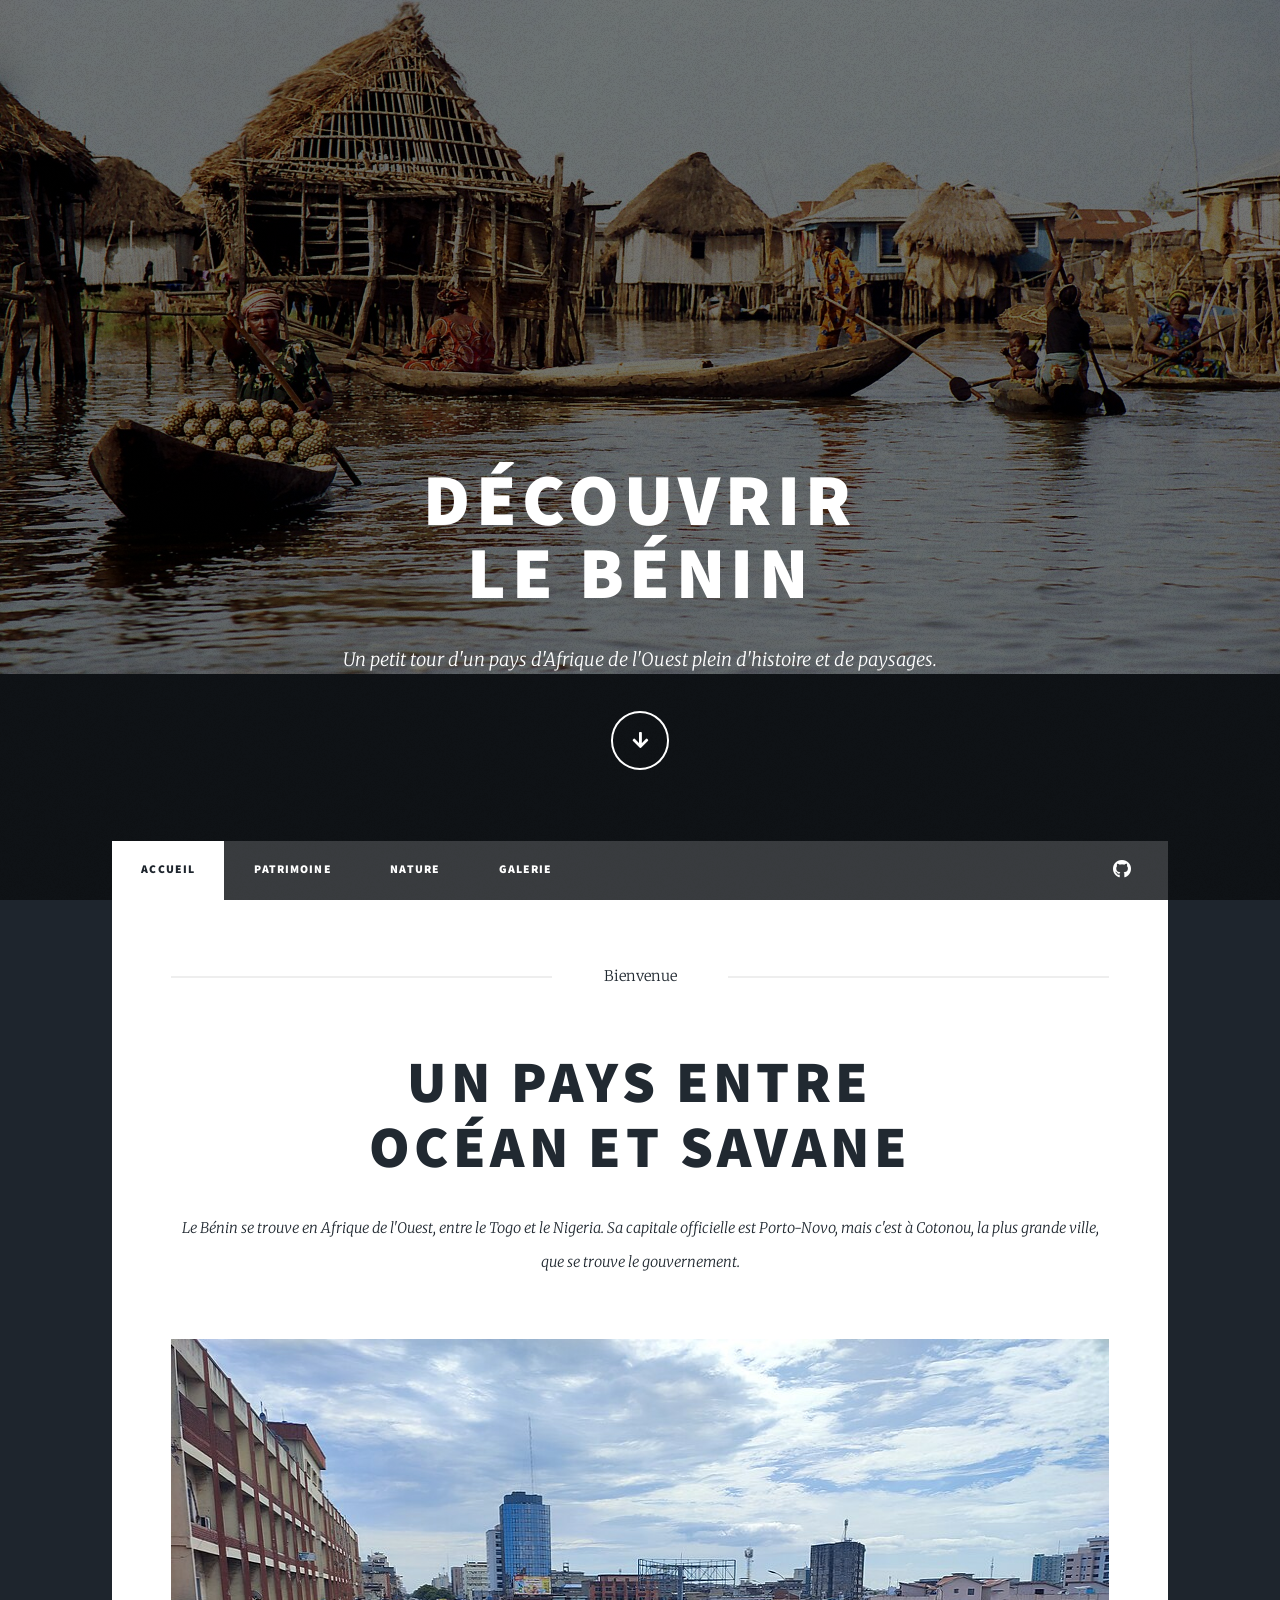
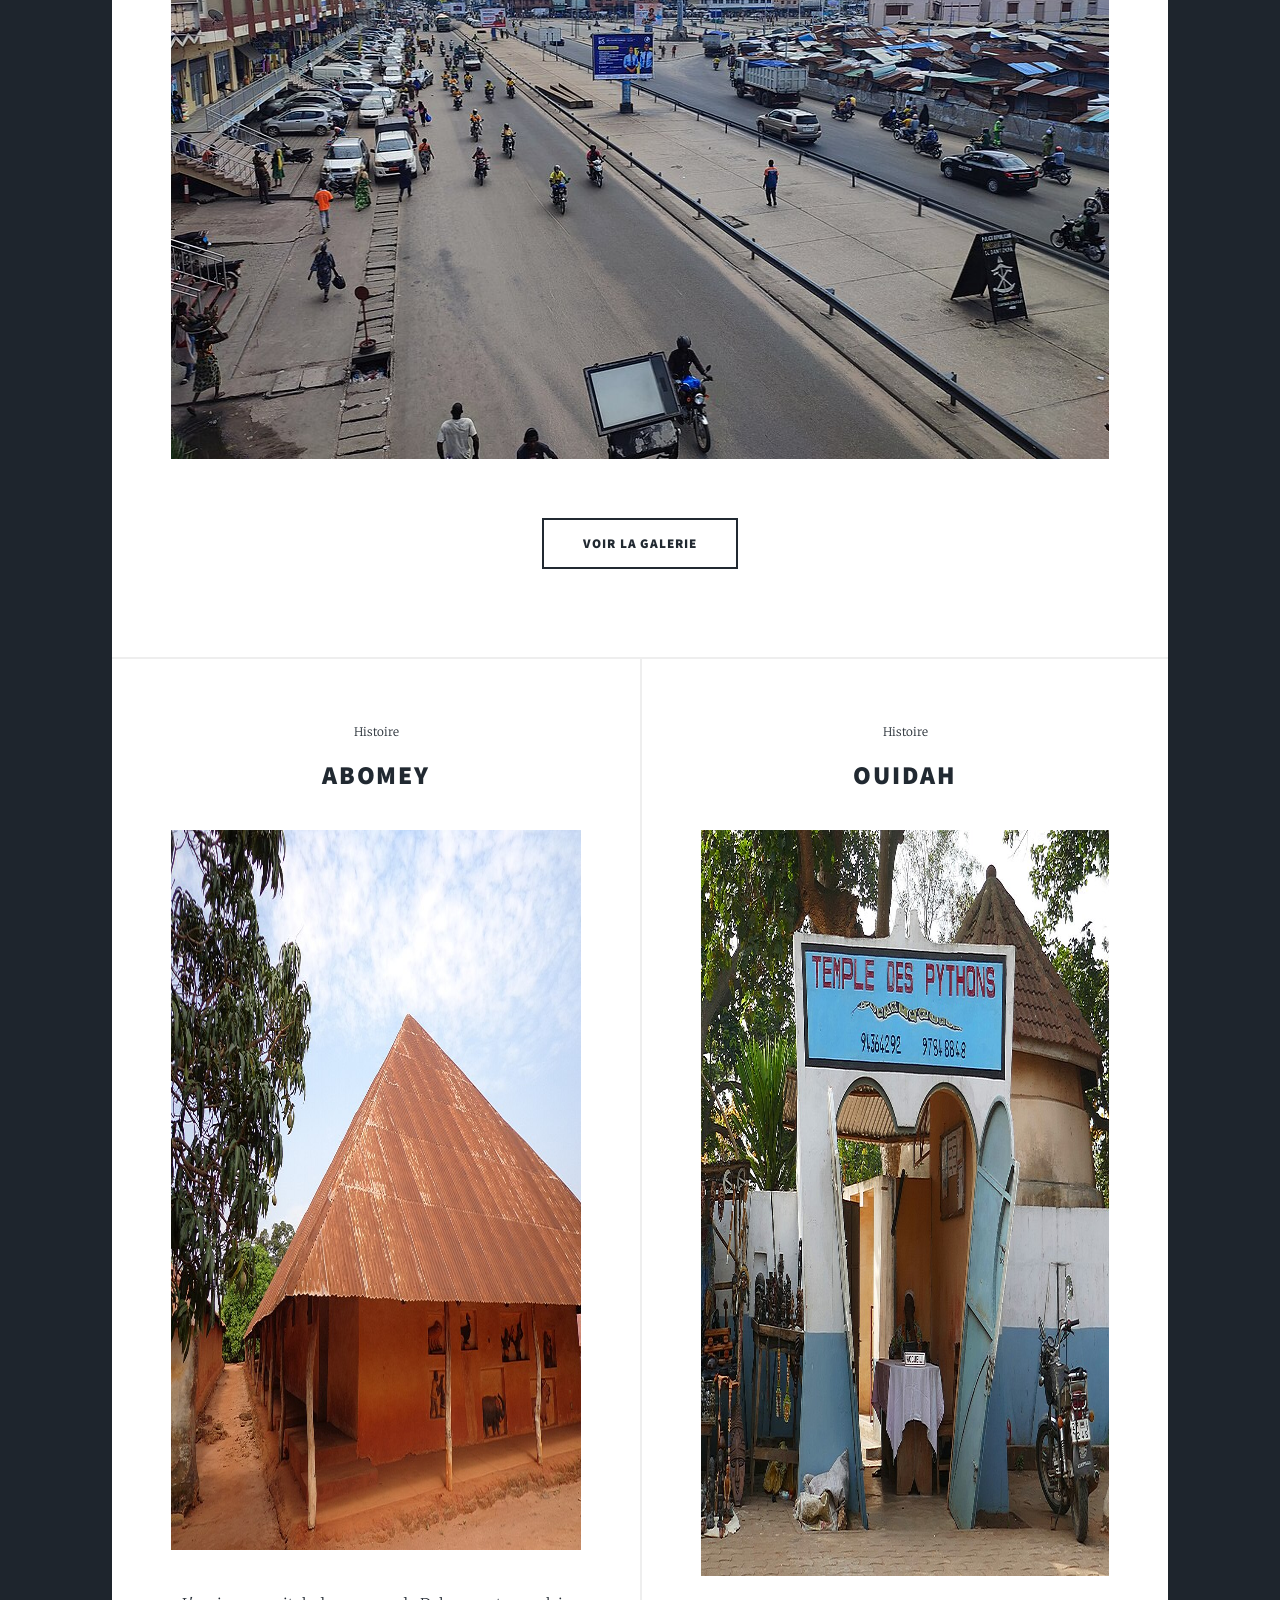
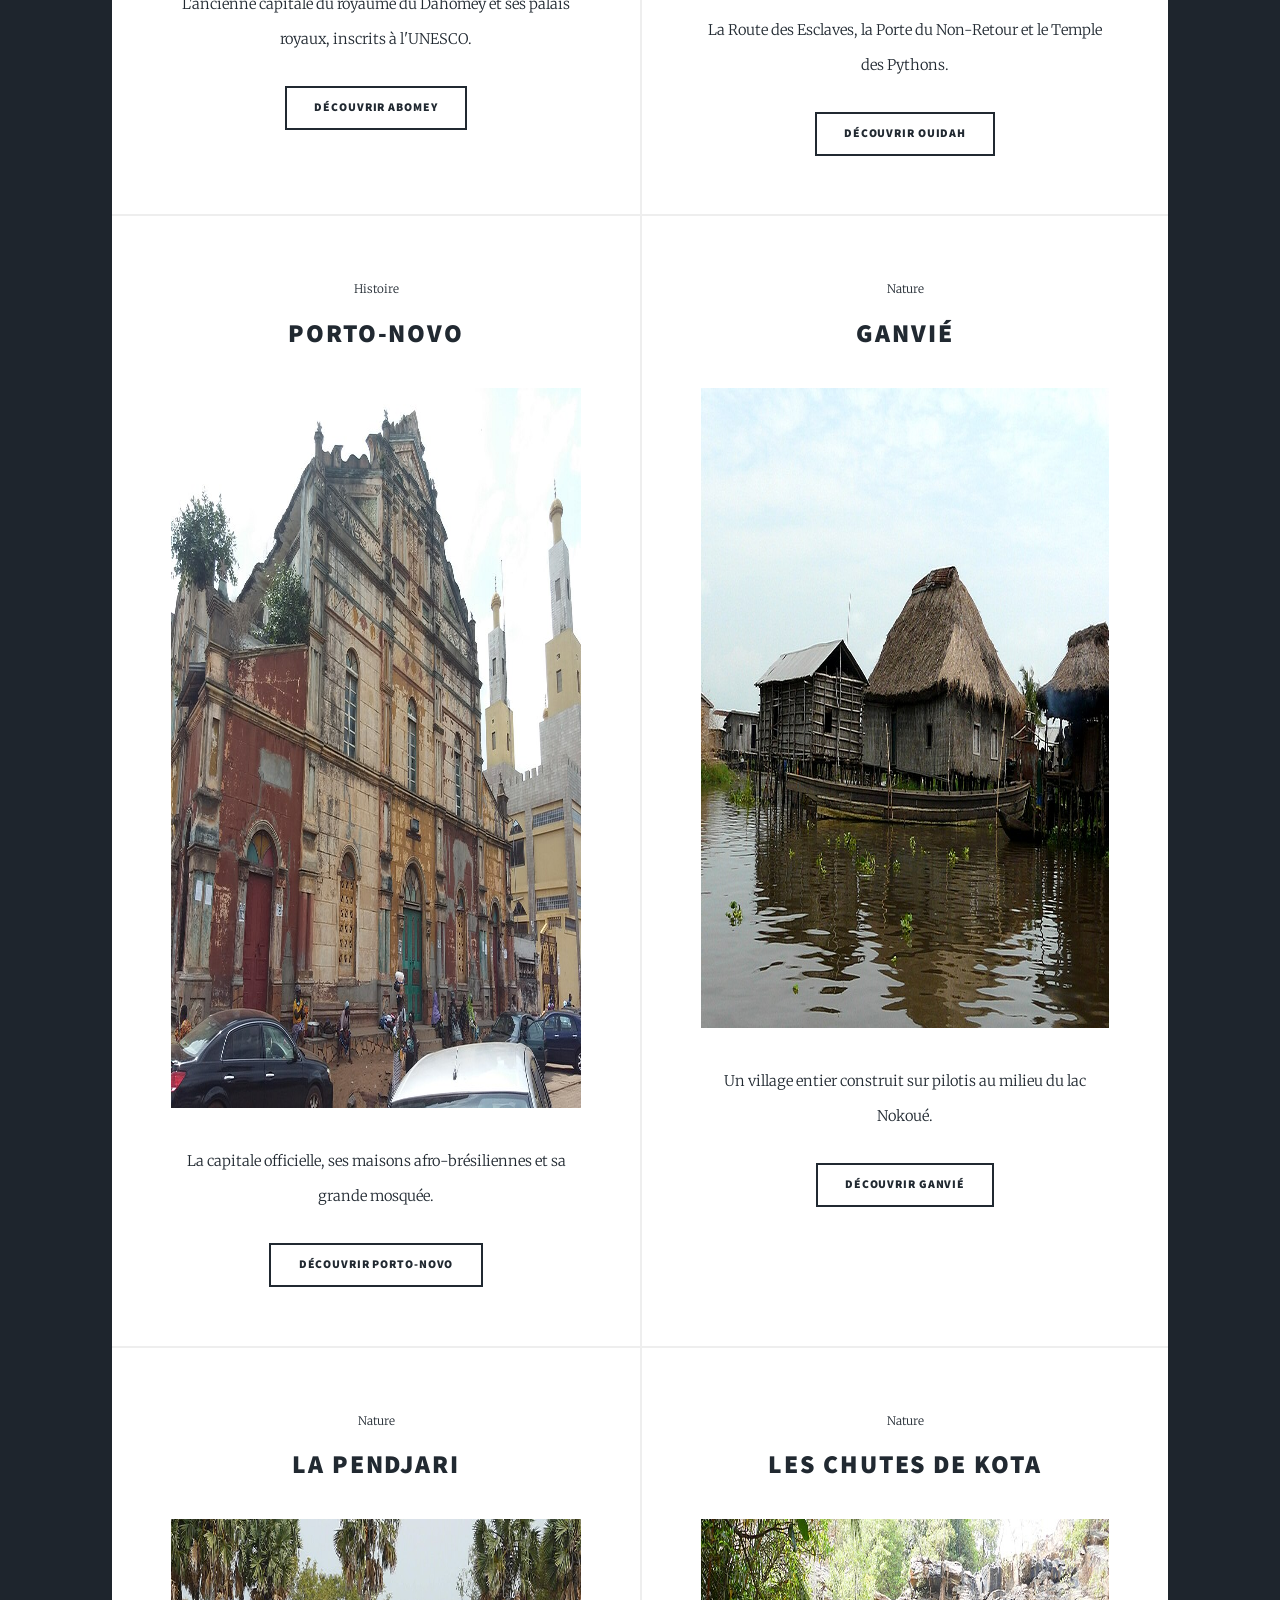
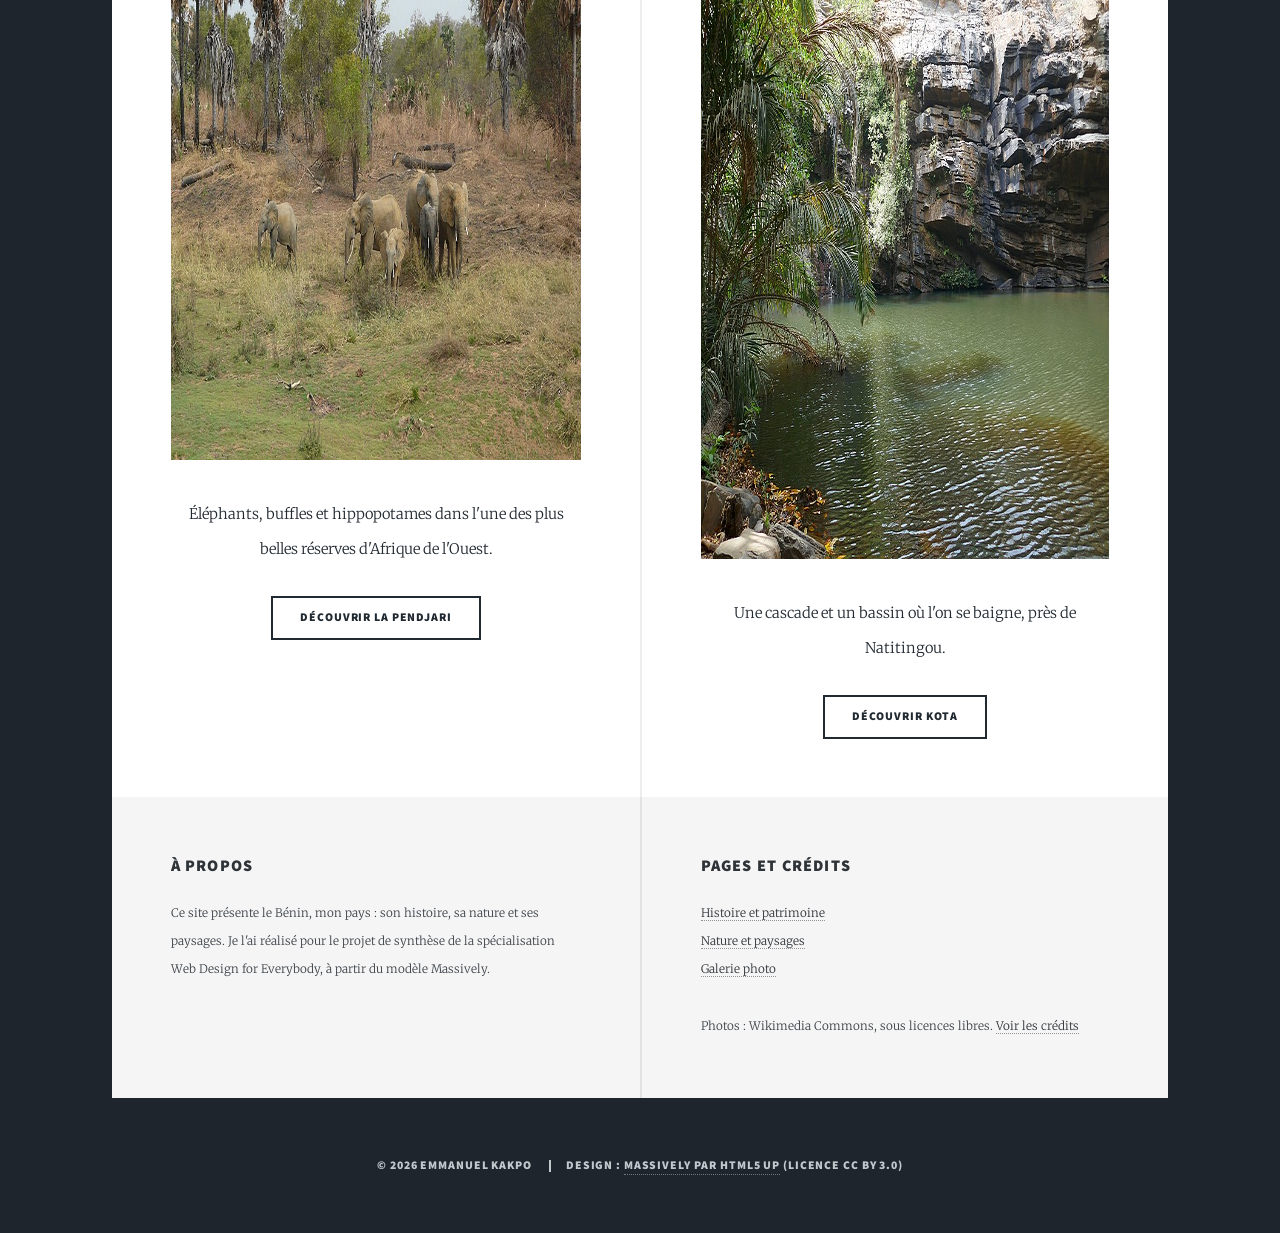
<file: index.html>
<!DOCTYPE html>
<html lang="fr">

<head>
  <title>Découvrir le Bénin</title>
  <meta charset="utf-8">
  <meta name="viewport" content="width=device-width, initial-scale=1">
  <meta name="description" content="Un petit tour du Bénin : son histoire, sa nature et ses paysages.">
  <link rel="stylesheet" href="assets/css/main.css">
  <link rel="stylesheet" href="assets/css/benin.css">
  <noscript><link rel="stylesheet" href="assets/css/noscript.css"></noscript>
</head>

<body class="is-preload">
  <a href="#main" class="skip">Passer au contenu principal</a>

  <div id="wrapper" class="fade-in">
    <section id="intro" aria-label="Introduction">
      <h1>Découvrir<br>
        le Bénin</h1>
      <p>Un petit tour d'un pays d'Afrique de l'Ouest plein d'histoire et de paysages.</p>
      <ul class="actions">
        <li><a href="#header" class="button icon solid solo fa-arrow-down scrolly">Continuer</a></li>
      </ul>
    </section>

    <header id="header">
      <a href="index.html" class="logo">Bénin</a>
    </header>

    <nav id="nav" aria-label="Menu principal">
      <ul class="links">
        <li class="active"><a href="index.html" aria-current="page">Accueil</a></li>
        <li><a href="patrimoine.html">Patrimoine</a></li>
        <li><a href="nature.html">Nature</a></li>
        <li><a href="galerie.html">Galerie</a></li>
      </ul>
      <ul class="icons">
        <li><a href="https://github.com/ofsafoot/decouvrir-le-benin-modele" class="icon brands fa-github"
            aria-label="Code source sur GitHub"><span class="label">GitHub</span></a></li>
      </ul>
    </nav>

    <main id="main">
      <article class="post featured">
        <header class="major">
          <span class="date">Bienvenue</span>
          <h2>Un pays entre<br>
            océan et savane</h2>
          <p>Le Bénin se trouve en Afrique de l'Ouest, entre le Togo et le Nigeria. Sa capitale officielle est
            Porto-Novo, mais c'est à Cotonou, la plus grande ville, que se trouve le gouvernement.</p>
        </header>
        <div class="image main"><img src="images/dantokpa.jpg" width="960" height="720"
            alt="Une grande avenue de Cotonou près du marché Dantokpa, avec beaucoup de motos"></div>
        <ul class="actions special">
          <li><a href="galerie.html" class="button large">Voir la galerie</a></li>
        </ul>
      </article>

      <section class="posts" aria-label="Lieux à découvrir">
        <article>
          <header>
            <span class="date">Histoire</span>
            <h2>Abomey</h2>
          </header>
          <div class="image fit"><img src="images/abomey.jpg" width="960" height="720" alt="Un bâtiment des palais royaux d'Abomey, aux murs de terre rouge"></div>
          <p>L'ancienne capitale du royaume du Dahomey et ses palais royaux, inscrits à l'UNESCO.</p>
          <ul class="actions special">
            <li><a href="patrimoine.html#abomey" class="button">Découvrir Abomey</a></li>
          </ul>
        </article>
        <article>
          <header>
            <span class="date">Histoire</span>
            <h2>Ouidah</h2>
          </header>
          <div class="image fit"><img src="images/temple-pythons.jpg" width="960" height="746" alt="L'entrée du Temple des Pythons à Ouidah"></div>
          <p>La Route des Esclaves, la Porte du Non-Retour et le Temple des Pythons.</p>
          <ul class="actions special">
            <li><a href="patrimoine.html#ouidah" class="button">Découvrir Ouidah</a></li>
          </ul>
        </article>
        <article>
          <header>
            <span class="date">Histoire</span>
            <h2>Porto-Novo</h2>
          </header>
          <div class="image fit"><img src="images/mosquee-porto-novo.jpg" width="960" height="720" alt="La façade colorée de la grande mosquée de Porto-Novo"></div>
          <p>La capitale officielle, ses maisons afro-brésiliennes et sa grande mosquée.</p>
          <ul class="actions special">
            <li><a href="patrimoine.html#porto-novo" class="button">Découvrir Porto-Novo</a></li>
          </ul>
        </article>
        <article>
          <header>
            <span class="date">Nature</span>
            <h2>Ganvié</h2>
          </header>
          <div class="image fit"><img src="images/ganvie-pirogues.jpg" width="960" height="640" alt="Des cases au toit de chaume construites sur l'eau à Ganvié"></div>
          <p>Un village entier construit sur pilotis au milieu du lac Nokoué.</p>
          <ul class="actions special">
            <li><a href="nature.html#ganvie" class="button">Découvrir Ganvié</a></li>
          </ul>
        </article>
        <article>
          <header>
            <span class="date">Nature</span>
            <h2>La Pendjari</h2>
          </header>
          <div class="image fit"><img src="images/pendjari.jpg" width="960" height="541" alt="Un groupe d'éléphants dans la savane de la Pendjari"></div>
          <p>Éléphants, buffles et hippopotames dans l'une des plus belles réserves d'Afrique de l'Ouest.</p>
          <ul class="actions special">
            <li><a href="nature.html#pendjari" class="button">Découvrir la Pendjari</a></li>
          </ul>
        </article>
        <article>
          <header>
            <span class="date">Nature</span>
            <h2>Les chutes de Kota</h2>
          </header>
          <div class="image fit"><img src="images/kota.jpg" width="960" height="640" alt="Le bassin vert au pied des rochers des chutes de Kota"></div>
          <p>Une cascade et un bassin où l'on se baigne, près de Natitingou.</p>
          <ul class="actions special">
            <li><a href="nature.html#kota" class="button">Découvrir Kota</a></li>
          </ul>
        </article>
      </section>
    </main>

    <section id="footer" aria-label="À propos du site">
      <section>
        <h2>À propos</h2>
        <p>Ce site présente le Bénin, mon pays : son histoire, sa nature et ses paysages. Je l'ai réalisé pour le
          projet de synthèse de la spécialisation Web Design for Everybody, à partir du modèle Massively.</p>
      </section>
      <section>
        <h2>Pages et crédits</h2>
        <p><a href="patrimoine.html">Histoire et patrimoine</a><br>
          <a href="nature.html">Nature et paysages</a><br>
          <a href="galerie.html">Galerie photo</a></p>
        <p>Photos : Wikimedia Commons, sous licences libres.
          <a href="galerie.html#credits">Voir les crédits</a></p>
      </section>
    </section>

    <footer id="copyright">
      <ul>
        <li>&copy; 2026 Emmanuel Kakpo</li>
        <li>Design : <a href="https://html5up.net/massively">Massively par HTML5 UP</a> (licence CC BY 3.0)</li>
      </ul>
    </footer>

  </div>

  <script src="assets/js/jquery.min.js"></script>
  <script src="assets/js/jquery.scrollex.min.js"></script>
  <script src="assets/js/jquery.scrolly.min.js"></script>
  <script src="assets/js/browser.min.js"></script>
  <script src="assets/js/breakpoints.min.js"></script>
  <script src="assets/js/util.js"></script>
  <script src="assets/js/main.js"></script>
</body>

</html>
</file>
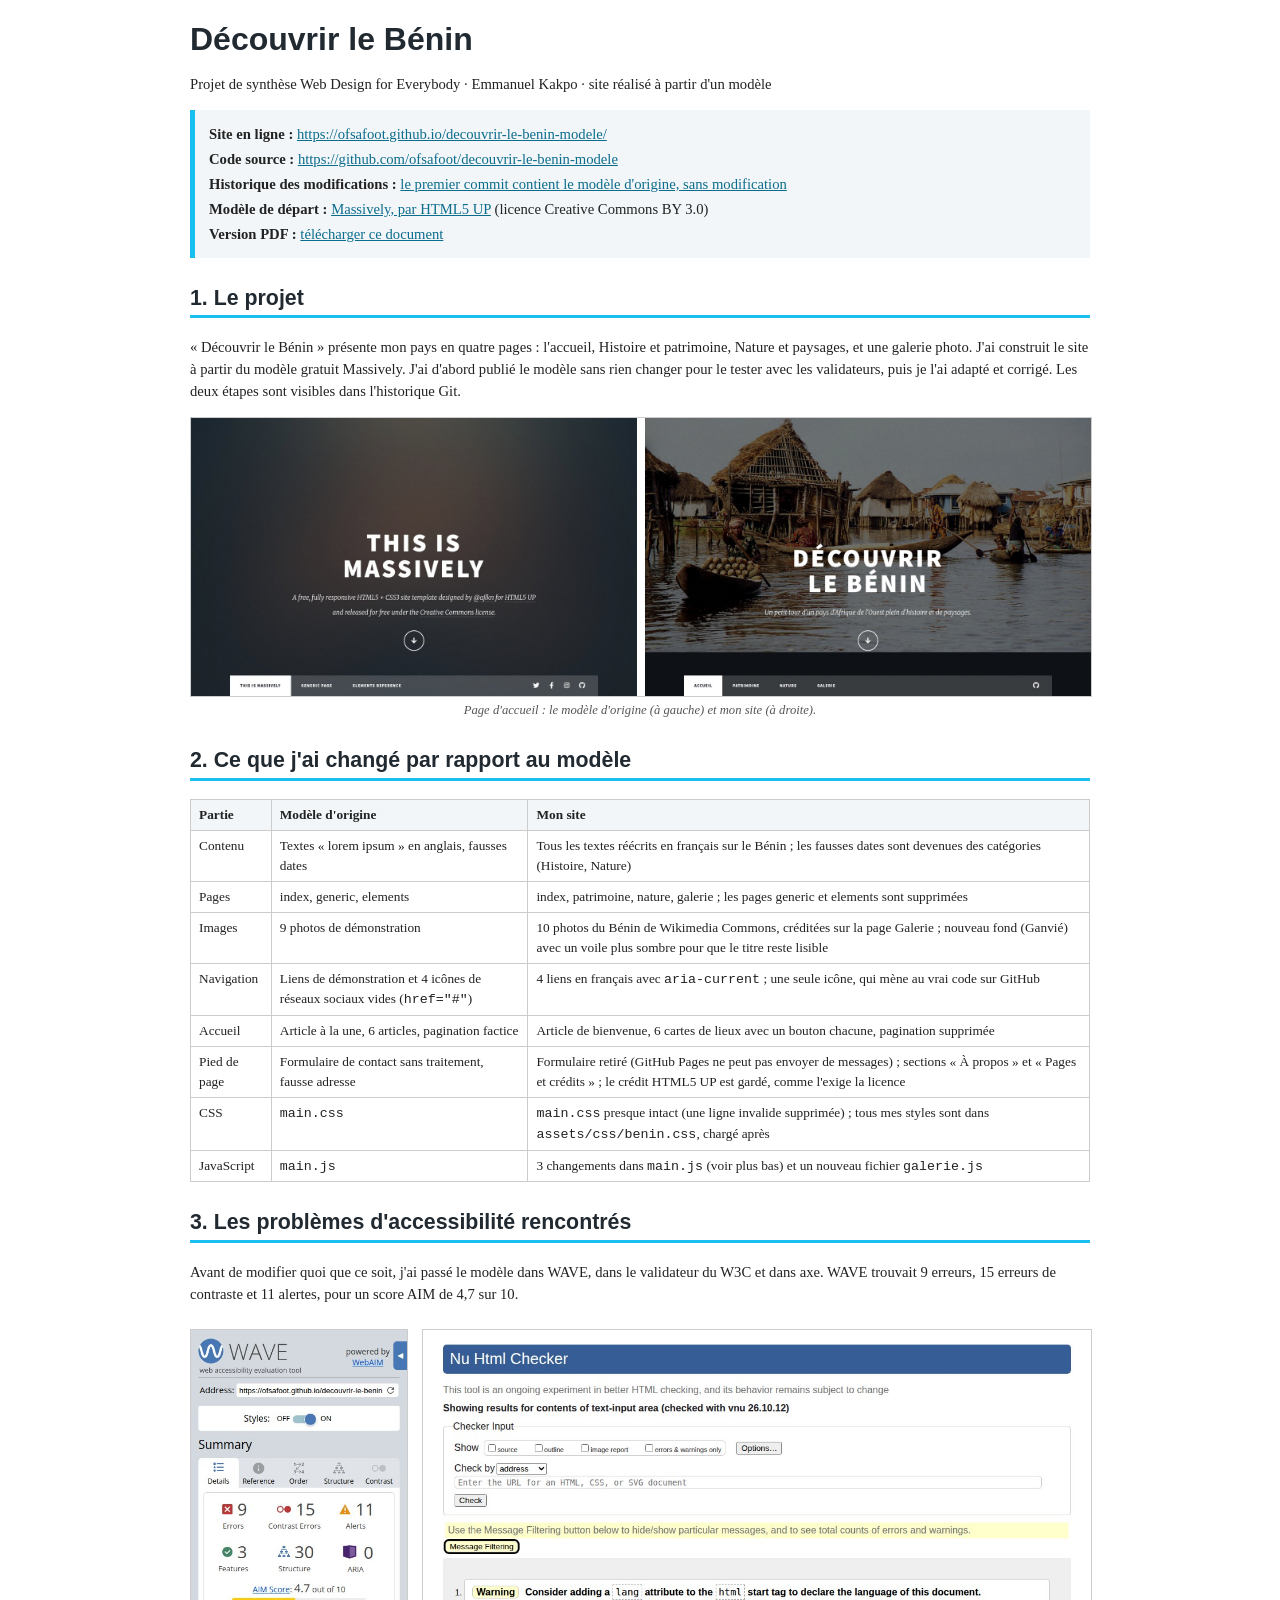
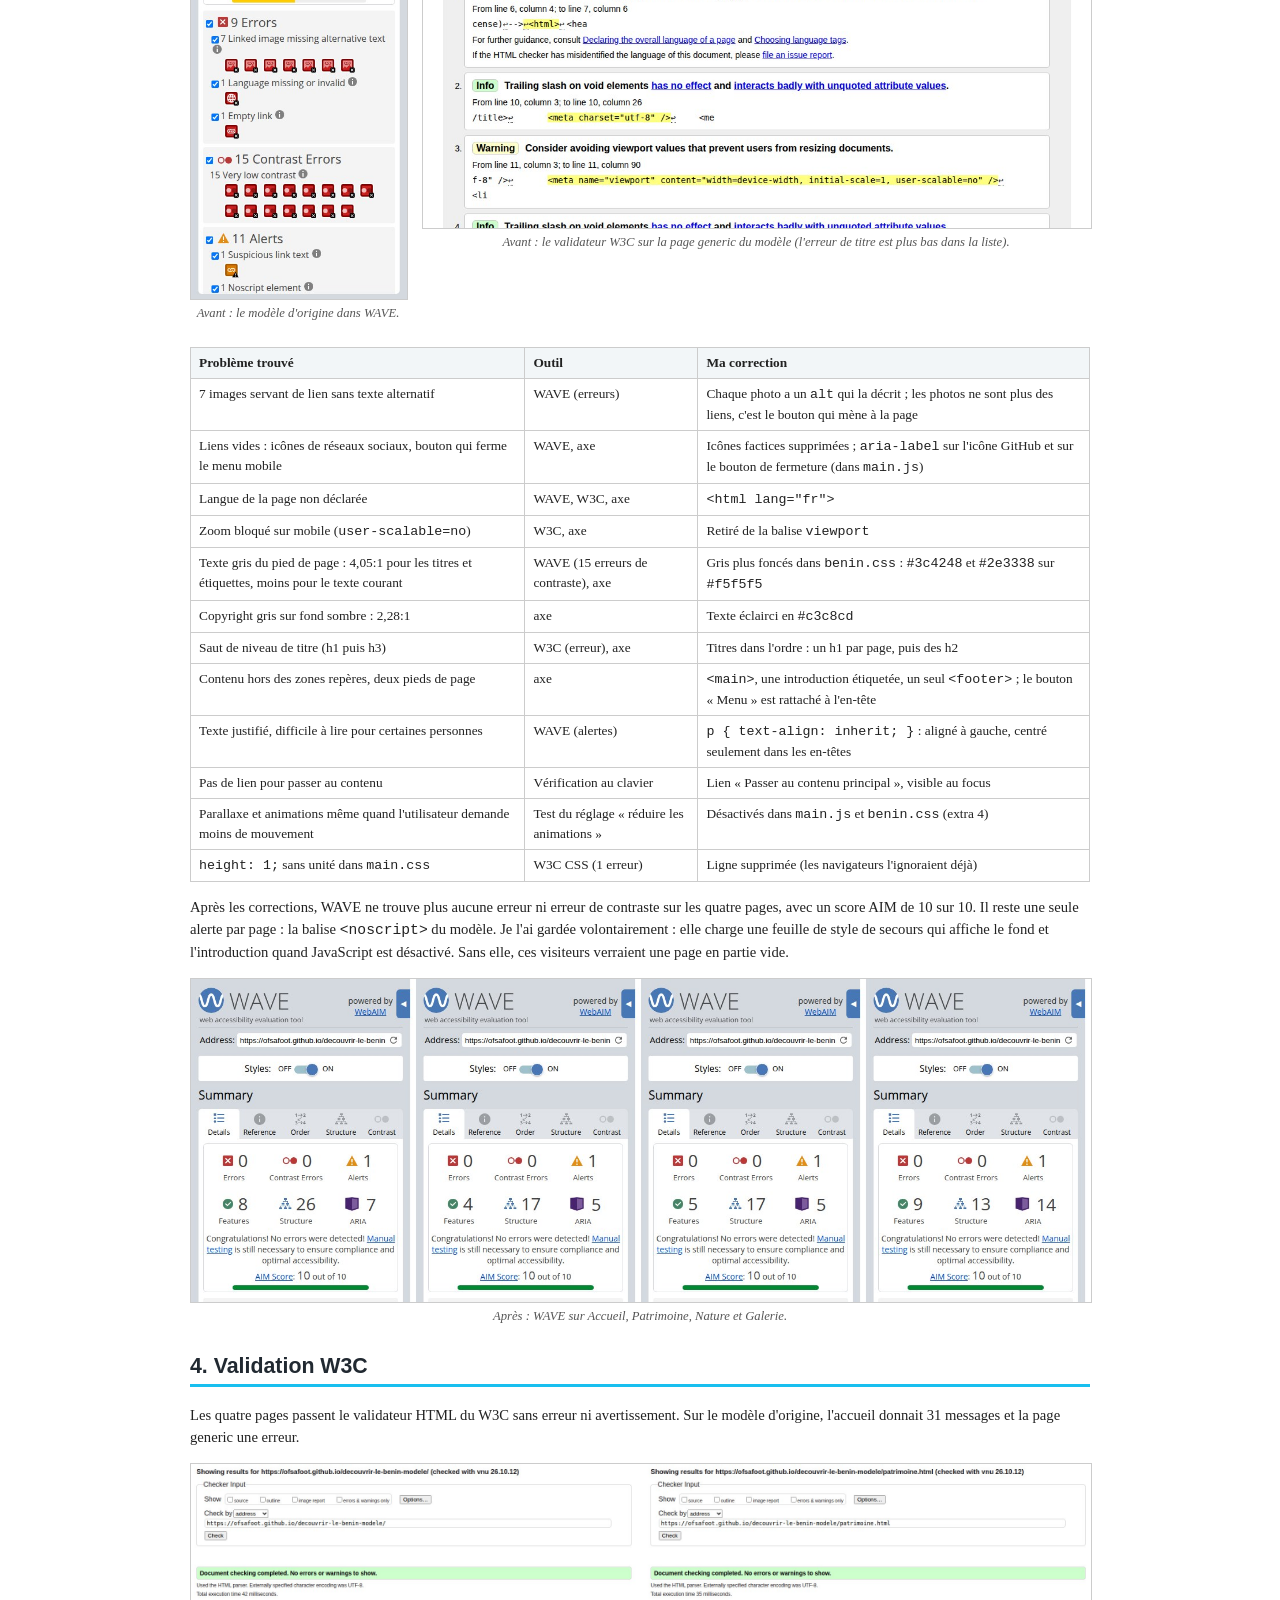
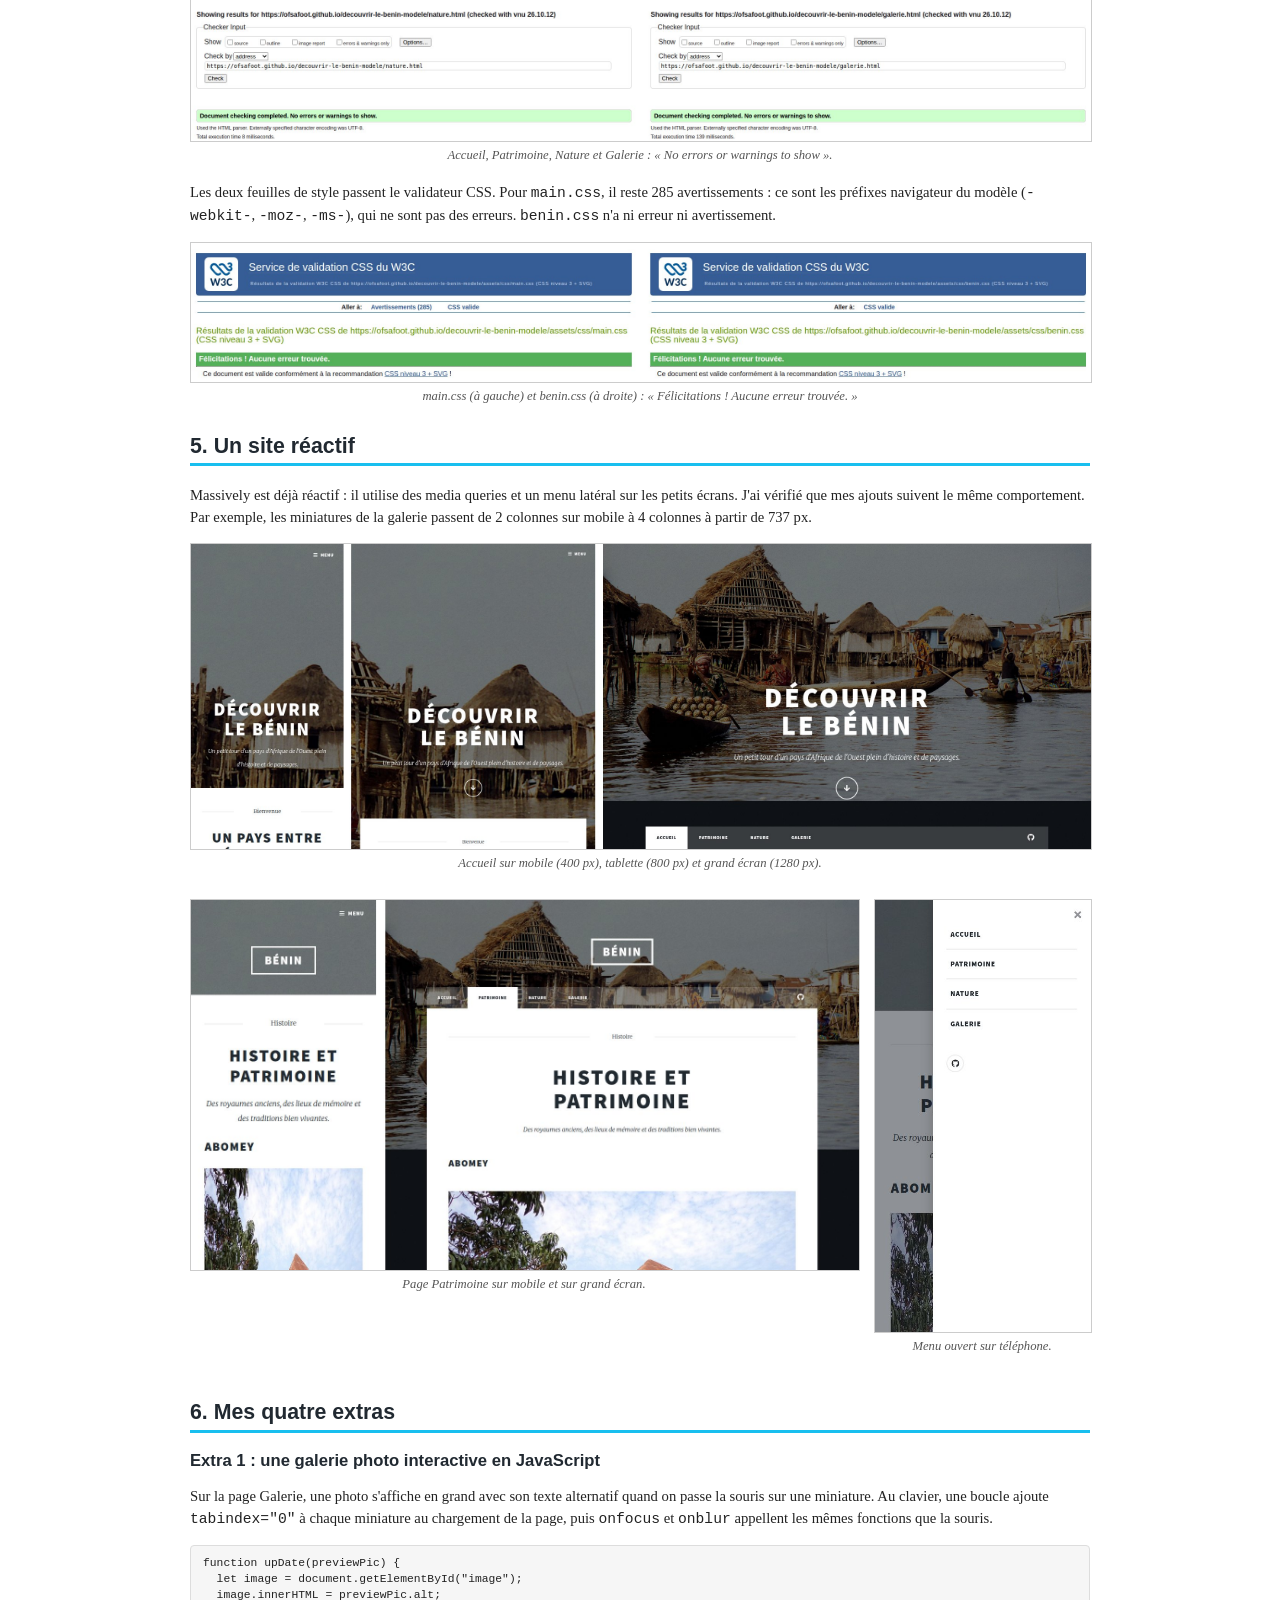
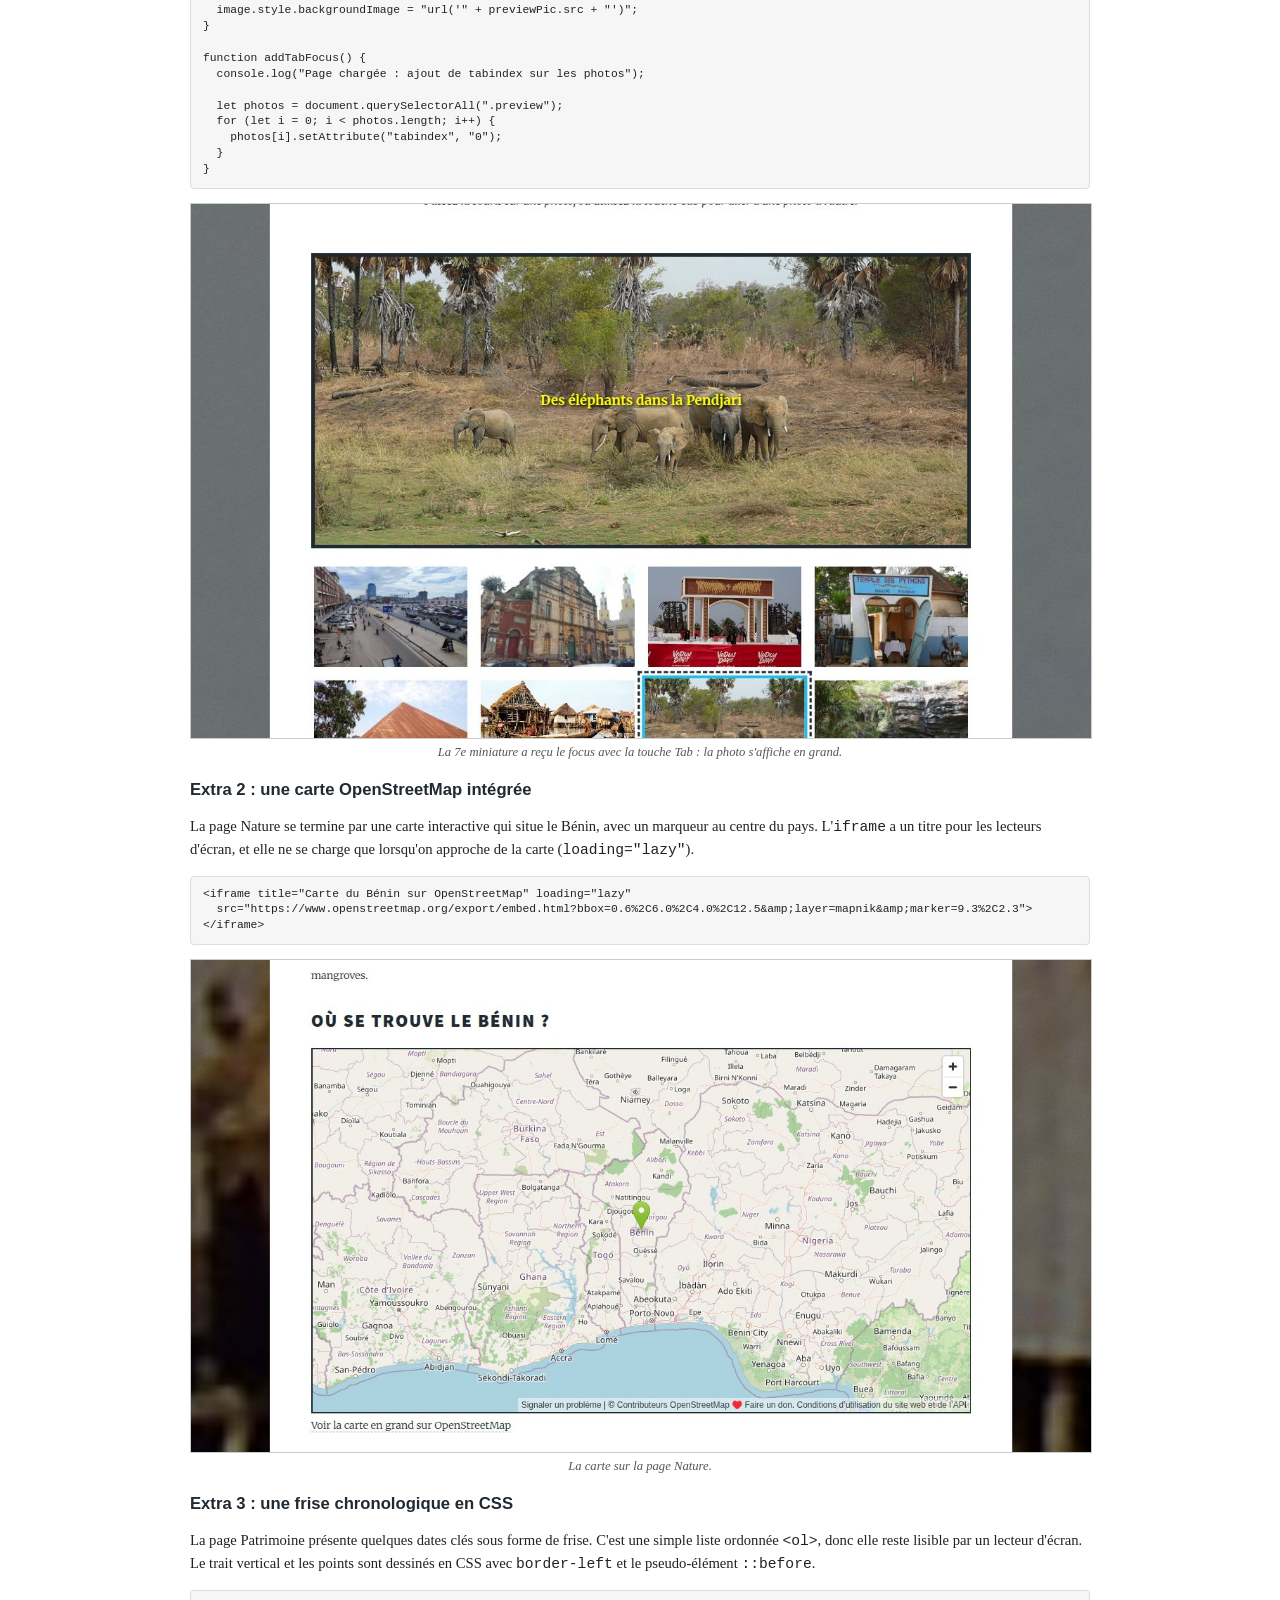
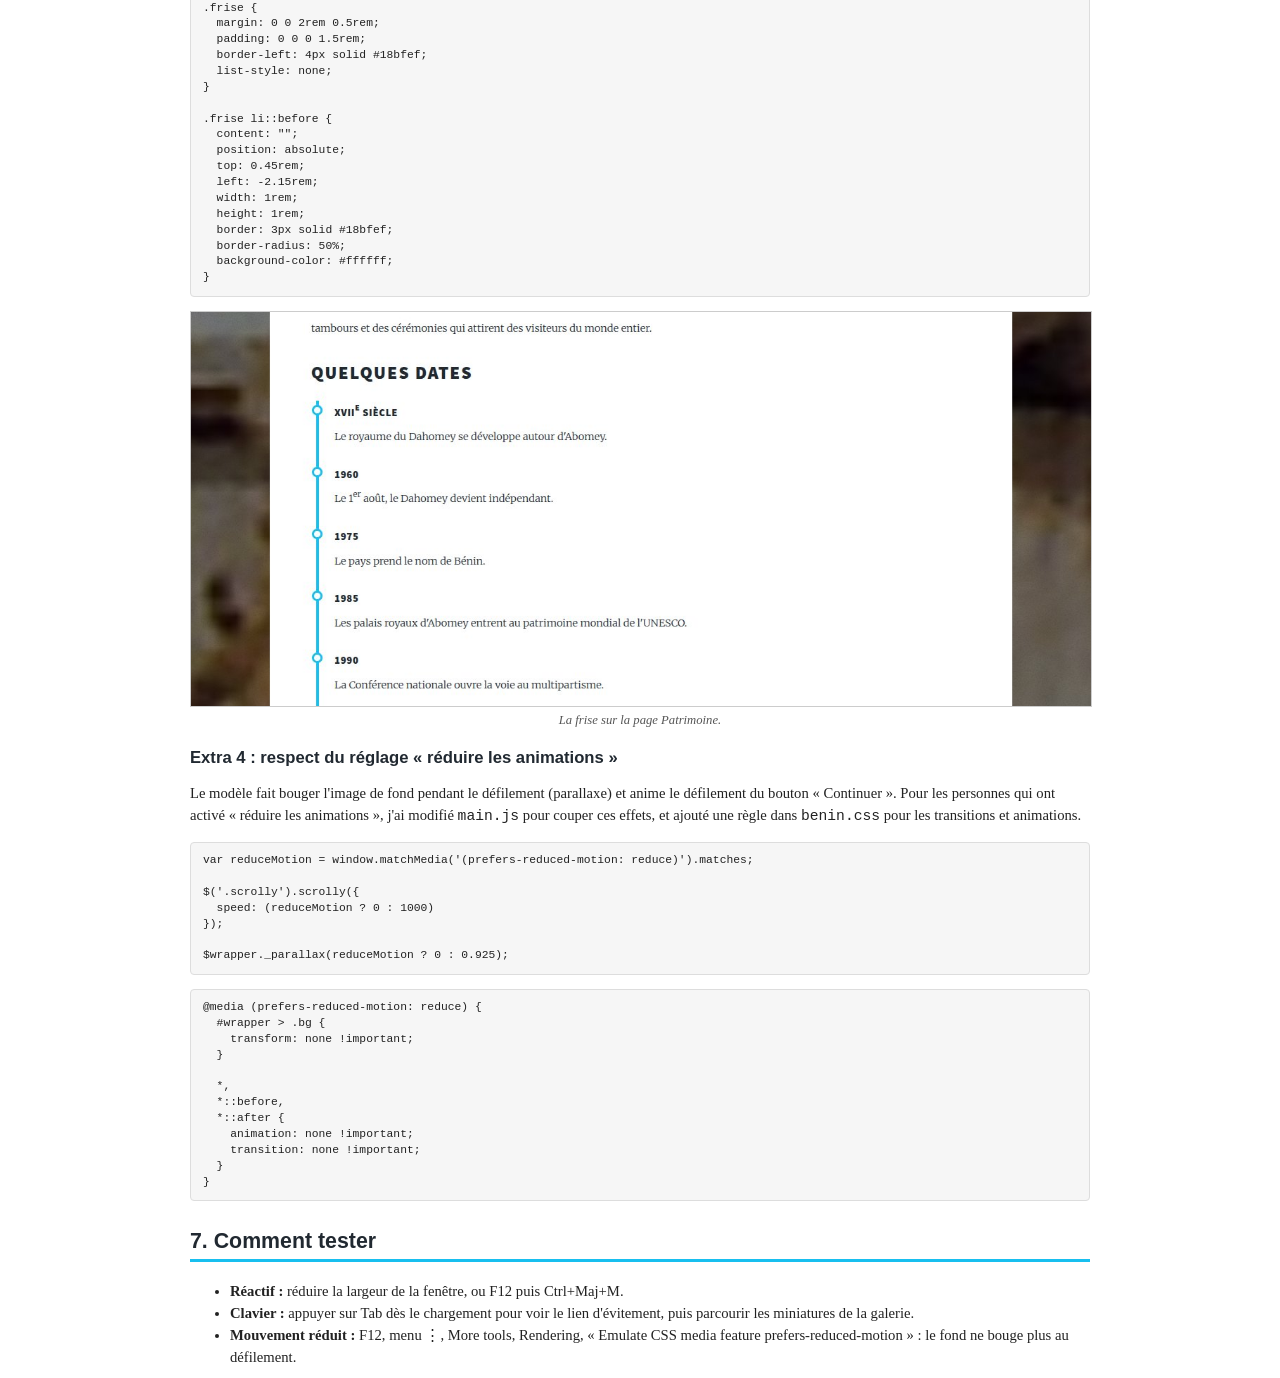
<file: presentation/index.html>
<!DOCTYPE html>
<html lang="fr">

<head>
  <meta charset="utf-8">
  <meta name="viewport" content="width=device-width, initial-scale=1">
  <title>Découvrir le Bénin : présentation du site</title>
  <style>
    @page {
      size: A4;
      margin: 16mm 15mm;
    }

    body {
      max-width: 900px;
      margin: 0 auto;
      padding: 20px;
      background-color: #ffffff;
      color: #222222;
      font-family: Georgia, "Times New Roman", serif;
      font-size: 11pt;
      line-height: 1.5;
    }

    h1,
    h2,
    h3 {
      color: #212931;
      font-family: "Trebuchet MS", Arial, sans-serif;
      line-height: 1.2;
    }

    h1 {
      margin: 0 0 6px;
      font-size: 24pt;
    }

    h2 {
      margin-top: 28px;
      padding-bottom: 4px;
      border-bottom: 3px solid #18bfef;
      font-size: 16pt;
      break-after: avoid;
    }

    h3 {
      margin: 18px 0 6px;
      font-size: 12.5pt;
      break-after: avoid;
    }

    a {
      color: #0b6c8c;
    }

    .liens {
      padding: 10px 14px;
      background-color: #f2f6f8;
      border-left: 5px solid #18bfef;
    }

    .liens p {
      margin: 3px 0;
    }

    figure {
      margin: 10px 0 16px;
      break-inside: avoid;
    }

    figure img {
      display: block;
      width: 100%;
      height: auto;
      border: 1px solid #cccccc;
    }

    figure.etroit img {
      width: 45%;
      margin: 0 auto;
    }

    figure.mobile img {
      width: 30%;
      margin: 0 auto;
    }

    .duo {
      display: flex;
      gap: 16px;
      align-items: flex-start;
    }

    .duo figure {
      flex: 1;
    }

    .duo figure.petit {
      flex: 0 0 24%;
    }

    figcaption {
      margin-top: 4px;
      color: #555555;
      font-size: 9.5pt;
      font-style: italic;
      text-align: center;
    }

    pre {
      margin: 8px 0 14px;
      padding: 10px 12px;
      background-color: #f6f6f6;
      border: 1px solid #dddddd;
      border-radius: 4px;
      font-size: 8.5pt;
      line-height: 1.4;
      white-space: pre-wrap;
    }

    table {
      width: 100%;
      margin: 8px 0 14px;
      border-collapse: collapse;
      font-size: 10pt;
    }

    th,
    td {
      padding: 5px 8px;
      border: 1px solid #cccccc;
      text-align: left;
      vertical-align: top;
    }

    th {
      background-color: #f2f6f8;
    }

    @media print {
      body {
        max-width: none;
        padding: 0;
      }
    }

    @media (max-width: 600px) {
      .duo {
        flex-direction: column;
      }
    }
  </style>
</head>

<body>
  <main>
    <h1>Découvrir le Bénin</h1>
    <p>Projet de synthèse Web Design for Everybody · Emmanuel Kakpo · site réalisé à partir d'un modèle</p>

    <div class="liens">
      <p><strong>Site en ligne :</strong> <a href="https://ofsafoot.github.io/decouvrir-le-benin-modele/">https://ofsafoot.github.io/decouvrir-le-benin-modele/</a></p>
      <p><strong>Code source :</strong> <a href="https://github.com/ofsafoot/decouvrir-le-benin-modele">https://github.com/ofsafoot/decouvrir-le-benin-modele</a></p>
      <p><strong>Historique des modifications :</strong> <a href="https://github.com/ofsafoot/decouvrir-le-benin-modele/commits/main">le premier commit contient le modèle d'origine, sans modification</a></p>
      <p><strong>Modèle de départ :</strong> <a href="https://html5up.net/massively">Massively, par HTML5 UP</a> (licence Creative Commons BY 3.0)</p>
      <p><strong>Version PDF :</strong> <a href="decouvrir-le-benin-modele.pdf">télécharger ce document</a></p>
    </div>

    <h2>1. Le projet</h2>
    <p>« Découvrir le Bénin » présente mon pays en quatre pages : l'accueil, Histoire et patrimoine, Nature et
      paysages, et une galerie photo. J'ai construit le site à partir du modèle gratuit Massively. J'ai d'abord publié
      le modèle sans rien changer pour le tester avec les validateurs, puis je l'ai adapté et corrigé. Les deux étapes
      sont visibles dans l'historique Git.</p>
    <figure>
      <img src="img/accueil-avant-apres.jpg" width="2260" height="700"
        alt="À gauche la page d'accueil du modèle Massively d'origine, à droite la page d'accueil de mon site sur le Bénin">
      <figcaption>Page d'accueil : le modèle d'origine (à gauche) et mon site (à droite).</figcaption>
    </figure>

    <h2>2. Ce que j'ai changé par rapport au modèle</h2>
    <table>
      <tr>
        <th>Partie</th>
        <th>Modèle d'origine</th>
        <th>Mon site</th>
      </tr>
      <tr>
        <td>Contenu</td>
        <td>Textes « lorem ipsum » en anglais, fausses dates</td>
        <td>Tous les textes réécrits en français sur le Bénin ; les fausses dates sont devenues des catégories
          (Histoire, Nature)</td>
      </tr>
      <tr>
        <td>Pages</td>
        <td>index, generic, elements</td>
        <td>index, patrimoine, nature, galerie ; les pages generic et elements sont supprimées</td>
      </tr>
      <tr>
        <td>Images</td>
        <td>9 photos de démonstration</td>
        <td>10 photos du Bénin de Wikimedia Commons, créditées sur la page Galerie ; nouveau fond (Ganvié) avec un voile
          plus sombre pour que le titre reste lisible</td>
      </tr>
      <tr>
        <td>Navigation</td>
        <td>Liens de démonstration et 4 icônes de réseaux sociaux vides (<code>href="#"</code>)</td>
        <td>4 liens en français avec <code>aria-current</code> ; une seule icône, qui mène au vrai code sur GitHub</td>
      </tr>
      <tr>
        <td>Accueil</td>
        <td>Article à la une, 6 articles, pagination factice</td>
        <td>Article de bienvenue, 6 cartes de lieux avec un bouton chacune, pagination supprimée</td>
      </tr>
      <tr>
        <td>Pied de page</td>
        <td>Formulaire de contact sans traitement, fausse adresse</td>
        <td>Formulaire retiré (GitHub Pages ne peut pas envoyer de messages) ; sections « À propos » et « Pages et
          crédits » ; le crédit HTML5 UP est gardé, comme l'exige la licence</td>
      </tr>
      <tr>
        <td>CSS</td>
        <td><code>main.css</code></td>
        <td><code>main.css</code> presque intact (une ligne invalide supprimée) ; tous mes styles sont dans
          <code>assets/css/benin.css</code>, chargé après</td>
      </tr>
      <tr>
        <td>JavaScript</td>
        <td><code>main.js</code></td>
        <td>3 changements dans <code>main.js</code> (voir plus bas) et un nouveau fichier <code>galerie.js</code></td>
      </tr>
    </table>

    <h2>3. Les problèmes d'accessibilité rencontrés</h2>
    <p>Avant de modifier quoi que ce soit, j'ai passé le modèle dans WAVE, dans le validateur du W3C et dans axe.
      WAVE trouvait 9 erreurs, 15 erreurs de contraste et 11 alertes, pour un score AIM de 4,7 sur 10.</p>
    <div class="duo">
      <figure class="petit">
        <img src="img/wave-avant.jpg" width="380" height="1000"
          alt="WAVE sur le modèle d'origine : 9 erreurs, 15 erreurs de contraste, 11 alertes, score AIM 4,7">
        <figcaption>Avant : le modèle d'origine dans WAVE.</figcaption>
      </figure>
      <figure>
        <img src="img/w3c-avant.jpg" width="1100" height="820"
          alt="Validateur W3C sur la page generic du modèle d'origine : liste d'avertissements et une erreur">
        <figcaption>Avant : le validateur W3C sur la page generic du modèle (l'erreur de titre est plus bas dans la
          liste).</figcaption>
      </figure>
    </div>

    <table>
      <tr>
        <th>Problème trouvé</th>
        <th>Outil</th>
        <th>Ma correction</th>
      </tr>
      <tr>
        <td>7 images servant de lien sans texte alternatif</td>
        <td>WAVE (erreurs)</td>
        <td>Chaque photo a un <code>alt</code> qui la décrit ; les photos ne sont plus des liens, c'est le bouton qui
          mène à la page</td>
      </tr>
      <tr>
        <td>Liens vides : icônes de réseaux sociaux, bouton qui ferme le menu mobile</td>
        <td>WAVE, axe</td>
        <td>Icônes factices supprimées ; <code>aria-label</code> sur l'icône GitHub et sur le bouton de fermeture
          (dans <code>main.js</code>)</td>
      </tr>
      <tr>
        <td>Langue de la page non déclarée</td>
        <td>WAVE, W3C, axe</td>
        <td><code>&lt;html lang="fr"&gt;</code></td>
      </tr>
      <tr>
        <td>Zoom bloqué sur mobile (<code>user-scalable=no</code>)</td>
        <td>W3C, axe</td>
        <td>Retiré de la balise <code>viewport</code></td>
      </tr>
      <tr>
        <td>Texte gris du pied de page : 4,05:1 pour les titres et étiquettes, moins pour le texte courant</td>
        <td>WAVE (15 erreurs de contraste), axe</td>
        <td>Gris plus foncés dans <code>benin.css</code> : <code>#3c4248</code> et <code>#2e3338</code> sur
          <code>#f5f5f5</code></td>
      </tr>
      <tr>
        <td>Copyright gris sur fond sombre : 2,28:1</td>
        <td>axe</td>
        <td>Texte éclairci en <code>#c3c8cd</code></td>
      </tr>
      <tr>
        <td>Saut de niveau de titre (h1 puis h3)</td>
        <td>W3C (erreur), axe</td>
        <td>Titres dans l'ordre : un h1 par page, puis des h2</td>
      </tr>
      <tr>
        <td>Contenu hors des zones repères, deux pieds de page</td>
        <td>axe</td>
        <td><code>&lt;main&gt;</code>, une introduction étiquetée, un seul <code>&lt;footer&gt;</code> ; le bouton
          « Menu » est rattaché à l'en-tête</td>
      </tr>
      <tr>
        <td>Texte justifié, difficile à lire pour certaines personnes</td>
        <td>WAVE (alertes)</td>
        <td><code>p { text-align: inherit; }</code> : aligné à gauche, centré seulement dans les en-têtes</td>
      </tr>
      <tr>
        <td>Pas de lien pour passer au contenu</td>
        <td>Vérification au clavier</td>
        <td>Lien « Passer au contenu principal », visible au focus</td>
      </tr>
      <tr>
        <td>Parallaxe et animations même quand l'utilisateur demande moins de mouvement</td>
        <td>Test du réglage « réduire les animations »</td>
        <td>Désactivés dans <code>main.js</code> et <code>benin.css</code> (extra 4)</td>
      </tr>
      <tr>
        <td><code>height: 1;</code> sans unité dans <code>main.css</code></td>
        <td>W3C CSS (1 erreur)</td>
        <td>Ligne supprimée (les navigateurs l'ignoraient déjà)</td>
      </tr>
    </table>
    <p>Après les corrections, WAVE ne trouve plus aucune erreur ni erreur de contraste sur les quatre pages, avec un
      score AIM de 10 sur 10. Il reste une seule alerte par page : la balise <code>&lt;noscript&gt;</code> du modèle.
      Je l'ai gardée volontairement : elle charge une feuille de style de secours qui affiche le fond et l'introduction
      quand JavaScript est désactivé. Sans elle, ces visiteurs verraient une page en partie vide.</p>
    <figure>
      <img src="img/wave-apres.jpg" width="1560" height="560"
        alt="Résumés WAVE de mes quatre pages : 0 erreur, 0 erreur de contraste, 1 alerte, score AIM 10">
      <figcaption>Après : WAVE sur Accueil, Patrimoine, Nature et Galerie.</figcaption>
    </figure>

    <h2>4. Validation W3C</h2>
    <p>Les quatre pages passent le validateur HTML du W3C sans erreur ni avertissement. Sur le modèle d'origine,
      l'accueil donnait 31 messages et la page generic une erreur.</p>
    <figure>
      <img src="img/w3c-apres.jpg" width="2140" height="660"
        alt="Quatre résultats du validateur W3C : No errors or warnings to show">
      <figcaption>Accueil, Patrimoine, Nature et Galerie : « No errors or warnings to show ».</figcaption>
    </figure>
    <p>Les deux feuilles de style passent le validateur CSS. Pour <code>main.css</code>, il reste 285
      avertissements : ce sont les préfixes navigateur du modèle (<code>-webkit-</code>, <code>-moz-</code>,
      <code>-ms-</code>), qui ne sont pas des erreurs. <code>benin.css</code> n'a ni erreur ni avertissement.</p>
    <figure>
      <img src="img/css-apres.jpg" width="2140" height="330"
        alt="Validateur CSS du W3C : aucune erreur trouvée pour main.css et pour benin.css">
      <figcaption>main.css (à gauche) et benin.css (à droite) : « Félicitations ! Aucune erreur trouvée. »</figcaption>
    </figure>

    <h2>5. Un site réactif</h2>
    <p>Massively est déjà réactif : il utilise des media queries et un menu latéral sur les petits écrans. J'ai vérifié
      que mes ajouts suivent le même comportement. Par exemple, les miniatures de la galerie passent de 2 colonnes sur
      mobile à 4 colonnes à partir de 737 px.</p>
    <figure>
      <img src="img/responsive-accueil.jpg" width="2360" height="800" alt="La page d'accueil sur mobile, tablette et grand écran">
      <figcaption>Accueil sur mobile (400 px), tablette (800 px) et grand écran (1280 px).</figcaption>
    </figure>
    <div class="duo">
      <figure>
        <img src="img/responsive-patrimoine.jpg" width="1444" height="800" alt="La page Patrimoine sur mobile et sur grand écran">
        <figcaption>Page Patrimoine sur mobile et sur grand écran.</figcaption>
      </figure>
      <figure class="petit">
        <img src="img/menu.jpg" width="400" height="800" alt="Le menu latéral ouvert sur téléphone">
        <figcaption>Menu ouvert sur téléphone.</figcaption>
      </figure>
    </div>

    <h2>6. Mes quatre extras</h2>

    <h3>Extra 1 : une galerie photo interactive en JavaScript</h3>
    <p>Sur la page Galerie, une photo s'affiche en grand avec son texte alternatif quand on passe la souris sur une
      miniature. Au clavier, une boucle ajoute <code>tabindex="0"</code> à chaque miniature au chargement de la page,
      puis <code>onfocus</code> et <code>onblur</code> appellent les mêmes fonctions que la souris.</p>
    <pre>function upDate(previewPic) {
  let image = document.getElementById("image");
  image.innerHTML = previewPic.alt;
  image.style.backgroundImage = "url('" + previewPic.src + "')";
}

function addTabFocus() {
  console.log("Page chargée : ajout de tabindex sur les photos");

  let photos = document.querySelectorAll(".preview");
  for (let i = 0; i &lt; photos.length; i++) {
    photos[i].setAttribute("tabindex", "0");
  }
}</pre>
    <figure>
      <img src="img/galerie.jpg" width="1280" height="760"
        alt="La galerie avec la photo des éléphants affichée en grand et la miniature correspondante entourée">
      <figcaption>La 7e miniature a reçu le focus avec la touche Tab : la photo s'affiche en grand.</figcaption>
    </figure>

    <h3>Extra 2 : une carte OpenStreetMap intégrée</h3>
    <p>La page Nature se termine par une carte interactive qui situe le Bénin, avec un marqueur au centre du pays.
      L'<code>iframe</code> a un titre pour les lecteurs d'écran, et elle ne se charge que lorsqu'on approche de la
      carte (<code>loading="lazy"</code>).</p>
    <pre>&lt;iframe title="Carte du Bénin sur OpenStreetMap" loading="lazy"
  src="https://www.openstreetmap.org/export/embed.html?bbox=0.6%2C6.0%2C4.0%2C12.5&amp;amp;layer=mapnik&amp;amp;marker=9.3%2C2.3"&gt;&lt;/iframe&gt;</pre>
    <figure>
      <img src="img/carte.jpg" width="1280" height="700" alt="La carte OpenStreetMap avec un marqueur au centre du Bénin">
      <figcaption>La carte sur la page Nature.</figcaption>
    </figure>

    <h3>Extra 3 : une frise chronologique en CSS</h3>
    <p>La page Patrimoine présente quelques dates clés sous forme de frise. C'est une simple liste ordonnée
      <code>&lt;ol&gt;</code>, donc elle reste lisible par un lecteur d'écran. Le trait vertical et les points sont
      dessinés en CSS avec <code>border-left</code> et le pseudo-élément <code>::before</code>.</p>
    <pre>.frise {
  margin: 0 0 2rem 0.5rem;
  padding: 0 0 0 1.5rem;
  border-left: 4px solid #18bfef;
  list-style: none;
}

.frise li::before {
  content: "";
  position: absolute;
  top: 0.45rem;
  left: -2.15rem;
  width: 1rem;
  height: 1rem;
  border: 3px solid #18bfef;
  border-radius: 50%;
  background-color: #ffffff;
}</pre>
    <figure>
      <img src="img/frise.jpg" width="1280" height="560" alt="La frise chronologique des dates clés du Bénin">
      <figcaption>La frise sur la page Patrimoine.</figcaption>
    </figure>

    <h3>Extra 4 : respect du réglage « réduire les animations »</h3>
    <p>Le modèle fait bouger l'image de fond pendant le défilement (parallaxe) et anime le défilement du bouton
      « Continuer ». Pour les personnes qui ont activé « réduire les animations », j'ai modifié <code>main.js</code>
      pour couper ces effets, et ajouté une règle dans <code>benin.css</code> pour les transitions et animations.</p>
    <pre>var reduceMotion = window.matchMedia('(prefers-reduced-motion: reduce)').matches;

$('.scrolly').scrolly({
  speed: (reduceMotion ? 0 : 1000)
});

$wrapper._parallax(reduceMotion ? 0 : 0.925);</pre>
    <pre>@media (prefers-reduced-motion: reduce) {
  #wrapper &gt; .bg {
    transform: none !important;
  }

  *,
  *::before,
  *::after {
    animation: none !important;
    transition: none !important;
  }
}</pre>

    <h2>7. Comment tester</h2>
    <ul>
      <li><strong>Réactif :</strong> réduire la largeur de la fenêtre, ou F12 puis Ctrl+Maj+M.</li>
      <li><strong>Clavier :</strong> appuyer sur Tab dès le chargement pour voir le lien d'évitement, puis parcourir
        les miniatures de la galerie.</li>
      <li><strong>Mouvement réduit :</strong> F12, menu ⋮, More tools, Rendering, « Emulate CSS media feature
        prefers-reduced-motion » : le fond ne bouge plus au défilement.</li>
    </ul>
  </main>
</body>

</html>
</file>
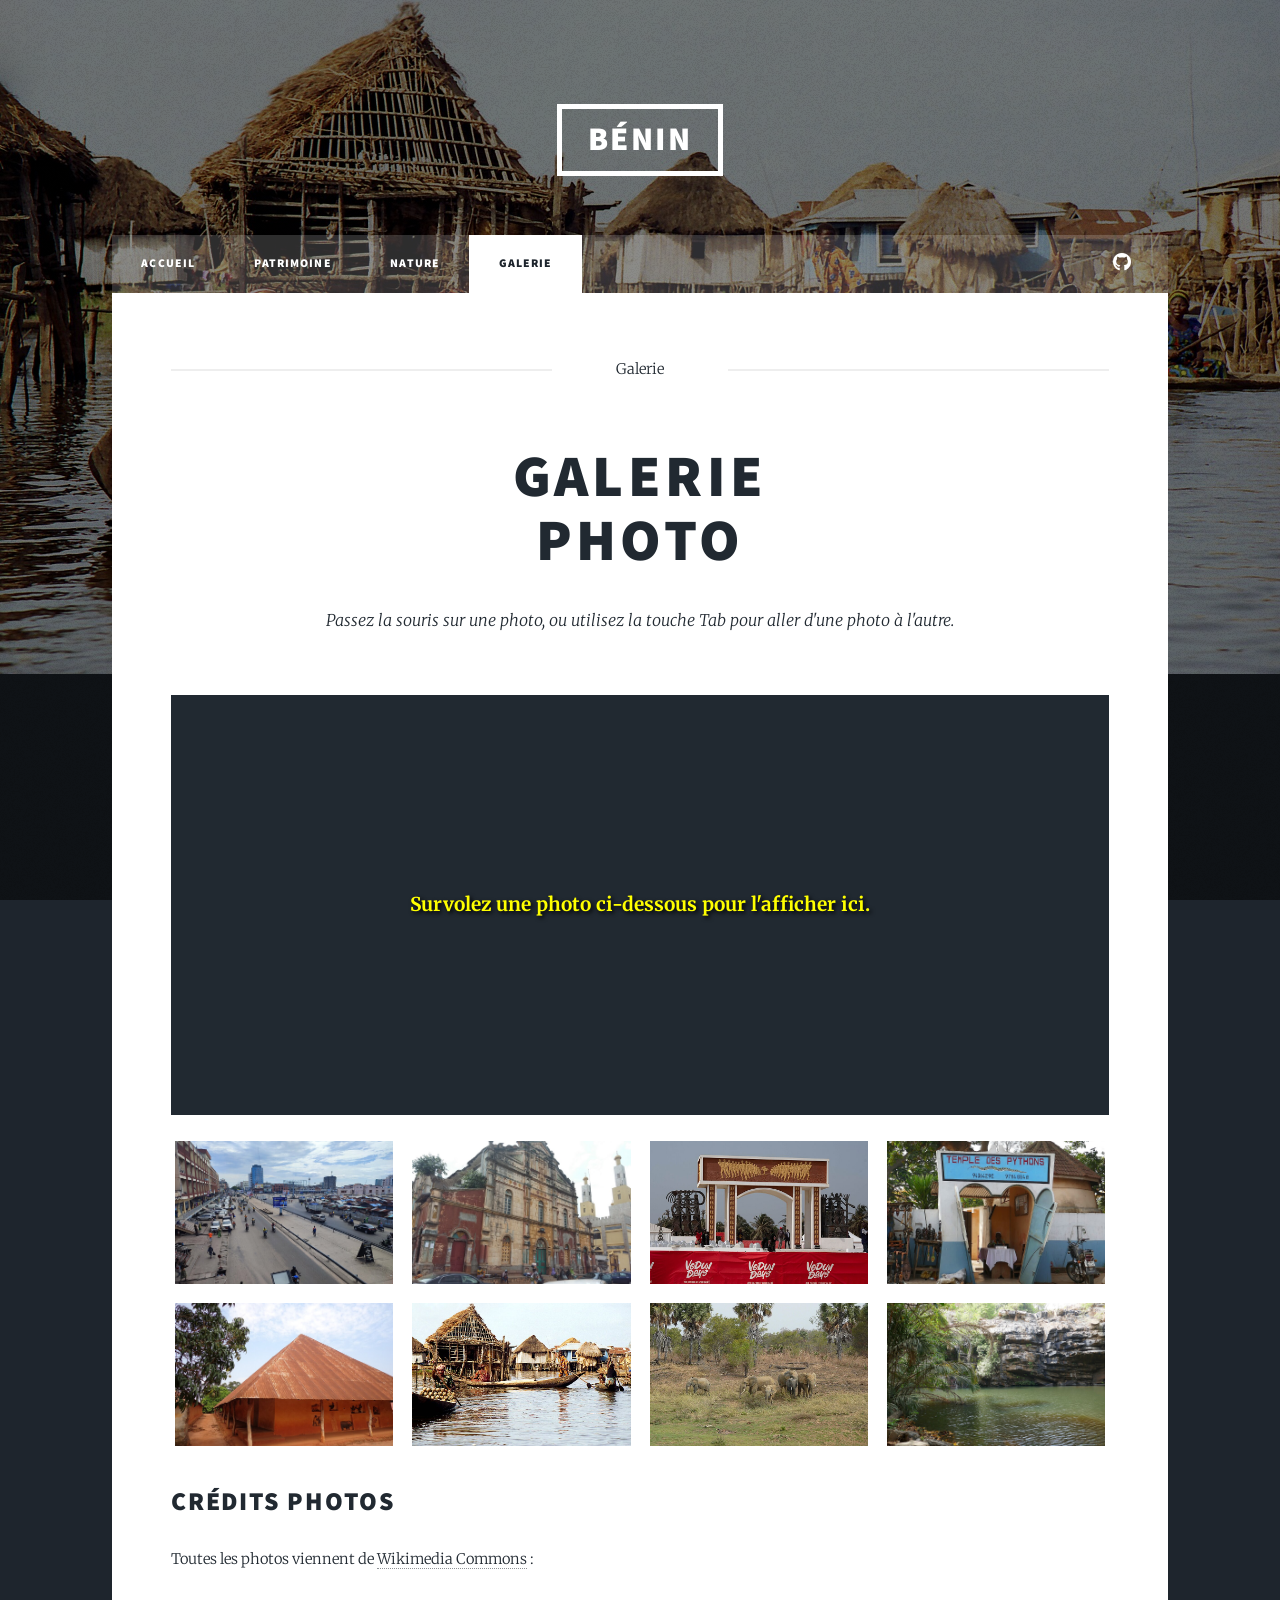
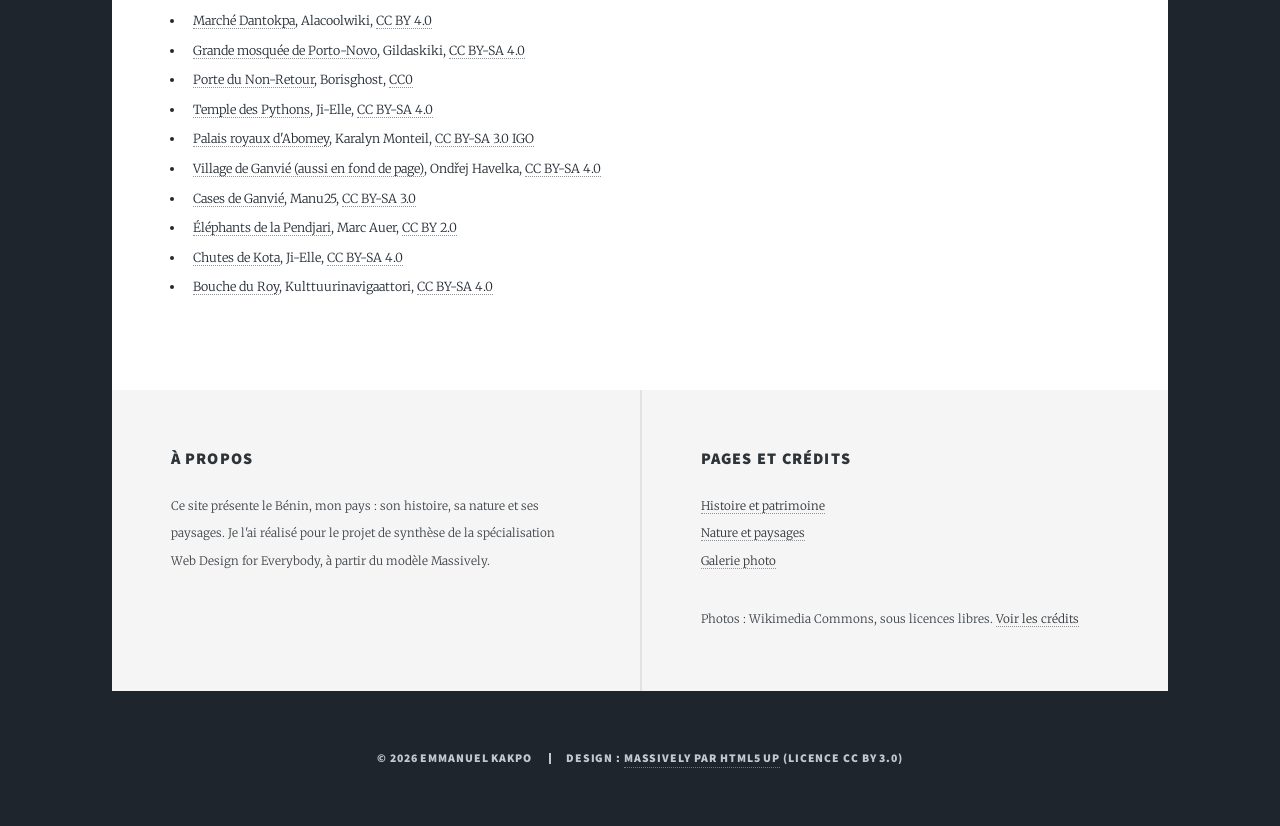
<file: galerie.html>
<!DOCTYPE html>
<html lang="fr">

<head>
  <title>Galerie photo du Bénin</title>
  <meta charset="utf-8">
  <meta name="viewport" content="width=device-width, initial-scale=1">
  <meta name="description" content="Une galerie photo interactive, utilisable à la souris et au clavier.">
  <link rel="stylesheet" href="assets/css/main.css">
  <link rel="stylesheet" href="assets/css/benin.css">
  <noscript><link rel="stylesheet" href="assets/css/noscript.css"></noscript>
  <script src="assets/js/galerie.js"></script>
</head>

<body class="is-preload" onload="addTabFocus()">
  <a href="#main" class="skip">Passer au contenu principal</a>

  <div id="wrapper">
    <header id="header">
      <a href="index.html" class="logo">Bénin</a>
    </header>

    <nav id="nav" aria-label="Menu principal">
      <ul class="links">
        <li><a href="index.html">Accueil</a></li>
        <li><a href="patrimoine.html">Patrimoine</a></li>
        <li><a href="nature.html">Nature</a></li>
        <li class="active"><a href="galerie.html" aria-current="page">Galerie</a></li>
      </ul>
      <ul class="icons">
        <li><a href="https://github.com/ofsafoot/decouvrir-le-benin-modele" class="icon brands fa-github"
            aria-label="Code source sur GitHub"><span class="label">GitHub</span></a></li>
      </ul>
    </nav>

    <main id="main">
      <section class="post">
        <header class="major">
          <span class="date">Galerie</span>
          <h1>Galerie<br>
            photo</h1>
          <p>Passez la souris sur une photo, ou utilisez la touche Tab pour aller d'une photo à l'autre.</p>
        </header>

        <div id="image" aria-live="polite">Survolez une photo ci-dessous pour l'afficher ici.</div>

        <div class="miniatures">
          <img class="preview" src="images/dantokpa.jpg" width="960" height="720" alt="Une avenue de Cotonou près du marché Dantokpa"
            onmouseover="upDate(this)" onmouseout="unDo()" onfocus="upDate(this)" onblur="unDo()">
          <img class="preview" src="images/mosquee-porto-novo.jpg" width="960" height="720" alt="La grande mosquée de Porto-Novo"
            onmouseover="upDate(this)" onmouseout="unDo()" onfocus="upDate(this)" onblur="unDo()">
          <img class="preview" src="images/porte-non-retour.jpg" width="960" height="540" alt="La Porte du Non-Retour à Ouidah"
            onmouseover="upDate(this)" onmouseout="unDo()" onfocus="upDate(this)" onblur="unDo()">
          <img class="preview" src="images/temple-pythons.jpg" width="960" height="746" alt="Le Temple des Pythons à Ouidah"
            onmouseover="upDate(this)" onmouseout="unDo()" onfocus="upDate(this)" onblur="unDo()">
          <img class="preview" src="images/abomey.jpg" width="960" height="720" alt="Les palais royaux d'Abomey"
            onmouseover="upDate(this)" onmouseout="unDo()" onfocus="upDate(this)" onblur="unDo()">
          <img class="preview" src="images/ganvie.jpg" width="960" height="505" alt="Le village de Ganvié sur le lac Nokoué"
            onmouseover="upDate(this)" onmouseout="unDo()" onfocus="upDate(this)" onblur="unDo()">
          <img class="preview" src="images/pendjari.jpg" width="960" height="541" alt="Des éléphants dans la Pendjari"
            onmouseover="upDate(this)" onmouseout="unDo()" onfocus="upDate(this)" onblur="unDo()">
          <img class="preview" src="images/kota.jpg" width="960" height="640" alt="Les chutes de Kota"
            onmouseover="upDate(this)" onmouseout="unDo()" onfocus="upDate(this)" onblur="unDo()">
        </div>

        <h2 id="credits">Crédits photos</h2>
        <p>Toutes les photos viennent de <a href="https://commons.wikimedia.org/">Wikimedia Commons</a> :</p>
        <ul class="credits">
          <li><a href="https://commons.wikimedia.org/wiki/File:March%C3%A9_Dantokpa_1.jpg">Marché Dantokpa</a>, Alacoolwiki, <a href="https://creativecommons.org/licenses/by/4.0/deed.fr">CC BY 4.0</a></li>
          <li><a href="https://commons.wikimedia.org/wiki/File:Grande_Mosqu%C3%A9e_de_Porto-Novo_au_B%C3%A9nin_01.jpg">Grande mosquée de Porto-Novo</a>, Gildaskiki, <a href="https://creativecommons.org/licenses/by-sa/4.0/deed.fr">CC BY-SA 4.0</a></li>
          <li><a href="https://commons.wikimedia.org/wiki/File:Porte_du_non-retour_au_Benin.jpg">Porte du Non-Retour</a>, Borisghost, <a href="https://creativecommons.org/publicdomain/zero/1.0/deed.fr">CC0</a></li>
          <li><a href="https://commons.wikimedia.org/wiki/File:Entr%C3%A9e_du_Temple_des_Pythons_%28Ouidah%29.jpg">Temple des Pythons</a>, Ji-Elle, <a href="https://creativecommons.org/licenses/by-sa/4.0/deed.fr">CC BY-SA 4.0</a></li>
          <li><a href="https://commons.wikimedia.org/wiki/File:Royal_Palaces_of_Abomey-133470.jpg">Palais royaux d'Abomey</a>, Karalyn Monteil, <a href="https://creativecommons.org/licenses/by-sa/3.0/igo/deed.fr">CC BY-SA 3.0 IGO</a></li>
          <li><a href="https://commons.wikimedia.org/wiki/File:The_village_of_Ganvi%C3%A9_on_Lake_Nokou%C3%A9.jpg">Village de Ganvié (aussi en fond de page)</a>, Ondřej Havelka, <a href="https://creativecommons.org/licenses/by-sa/4.0/deed.fr">CC BY-SA 4.0</a></li>
          <li><a href="https://commons.wikimedia.org/wiki/File:Ganvie2.jpg">Cases de Ganvié</a>, Manu25, <a href="https://creativecommons.org/licenses/by-sa/3.0/deed.fr">CC BY-SA 3.0</a></li>
          <li><a href="https://commons.wikimedia.org/wiki/File:Elephants_Pendjari_National_Park.jpg">Éléphants de la Pendjari</a>, Marc Auer, <a href="https://creativecommons.org/licenses/by/2.0/deed.fr">CC BY 2.0</a></li>
          <li><a href="https://commons.wikimedia.org/wiki/File:Chutes_de_Kota_%281%29.jpg">Chutes de Kota</a>, Ji-Elle, <a href="https://creativecommons.org/licenses/by-sa/4.0/deed.fr">CC BY-SA 4.0</a></li>
          <li><a href="https://commons.wikimedia.org/wiki/File:Bouche_du_Roi_in_Grand_Popo_Benin.jpg">Bouche du Roy</a>, Kulttuurinavigaattori, <a href="https://creativecommons.org/licenses/by-sa/4.0/deed.fr">CC BY-SA 4.0</a></li>
        </ul>
      </section>
    </main>

    <section id="footer" aria-label="À propos du site">
      <section>
        <h2>À propos</h2>
        <p>Ce site présente le Bénin, mon pays : son histoire, sa nature et ses paysages. Je l'ai réalisé pour le
          projet de synthèse de la spécialisation Web Design for Everybody, à partir du modèle Massively.</p>
      </section>
      <section>
        <h2>Pages et crédits</h2>
        <p><a href="patrimoine.html">Histoire et patrimoine</a><br>
          <a href="nature.html">Nature et paysages</a><br>
          <a href="galerie.html">Galerie photo</a></p>
        <p>Photos : Wikimedia Commons, sous licences libres.
          <a href="galerie.html#credits">Voir les crédits</a></p>
      </section>
    </section>

    <footer id="copyright">
      <ul>
        <li>&copy; 2026 Emmanuel Kakpo</li>
        <li>Design : <a href="https://html5up.net/massively">Massively par HTML5 UP</a> (licence CC BY 3.0)</li>
      </ul>
    </footer>

  </div>

  <script src="assets/js/jquery.min.js"></script>
  <script src="assets/js/jquery.scrollex.min.js"></script>
  <script src="assets/js/jquery.scrolly.min.js"></script>
  <script src="assets/js/browser.min.js"></script>
  <script src="assets/js/breakpoints.min.js"></script>
  <script src="assets/js/util.js"></script>
  <script src="assets/js/main.js"></script>
</body>

</html>
</file>
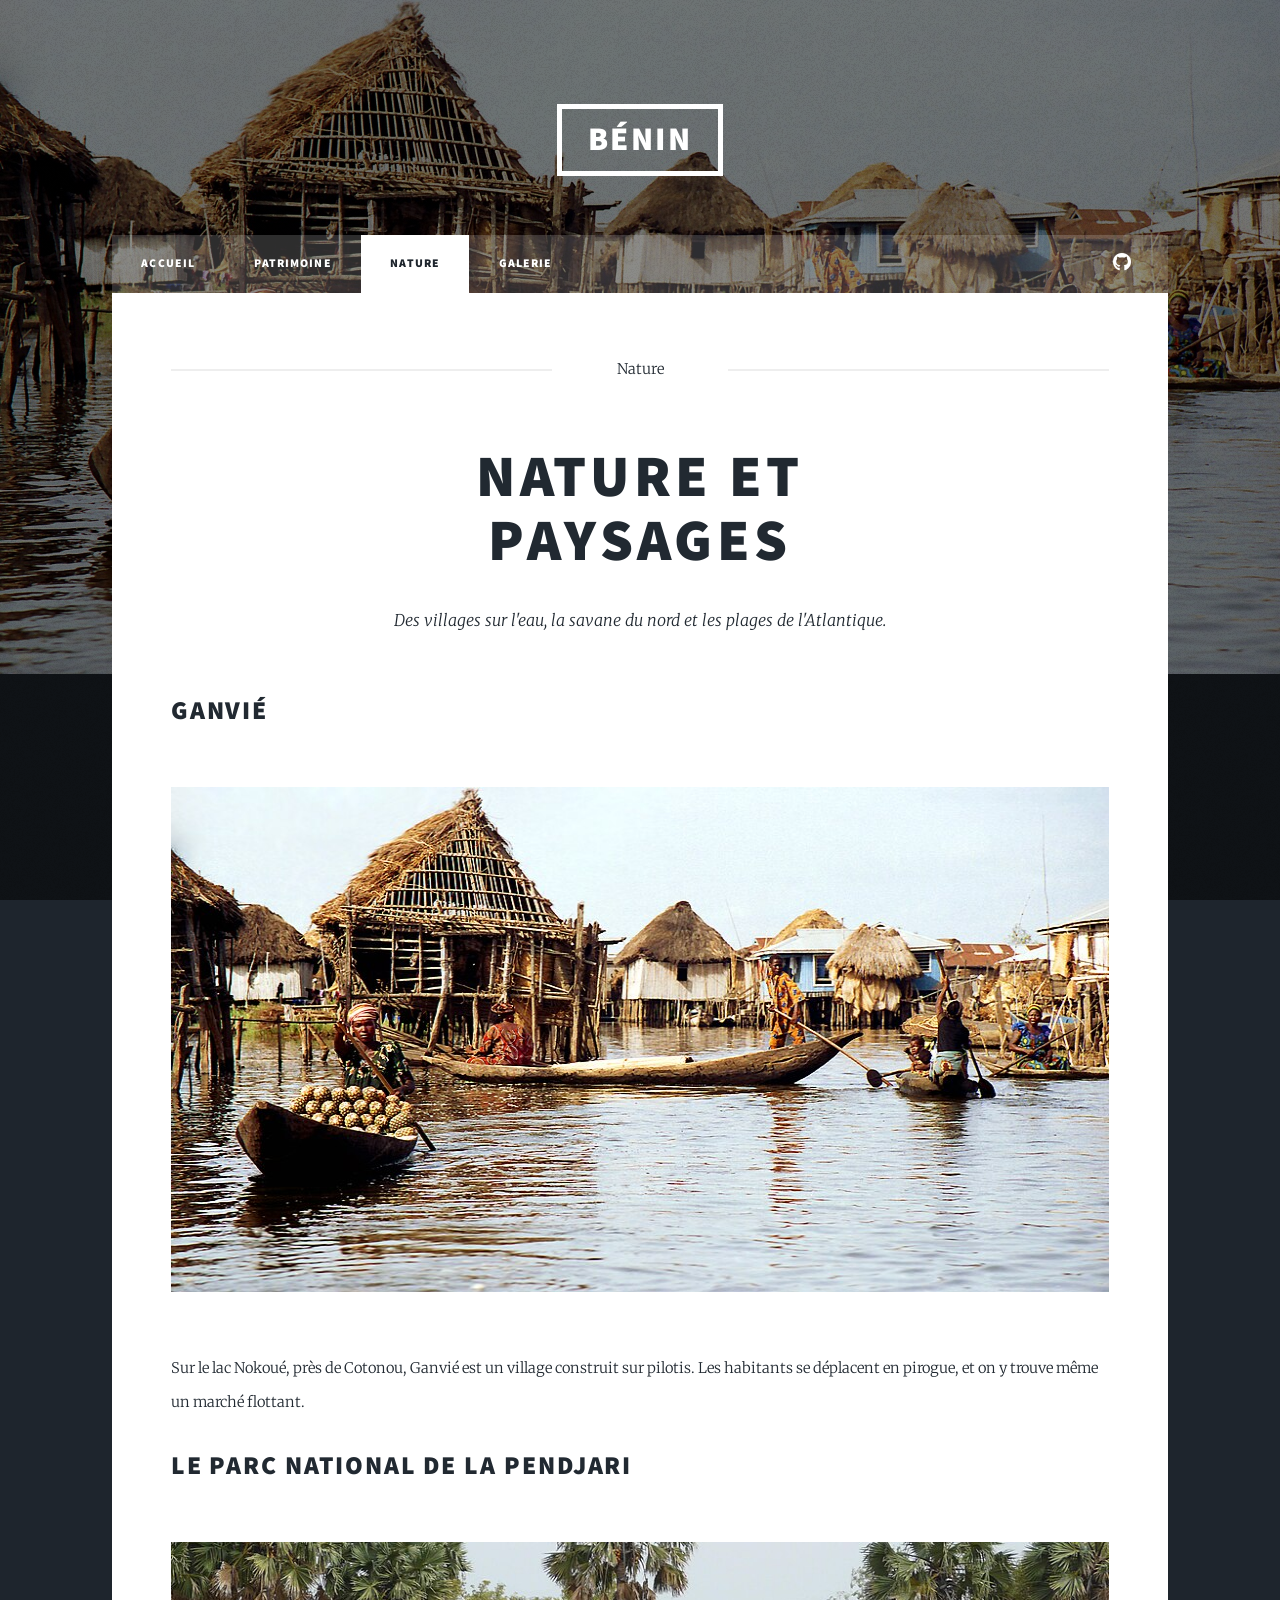
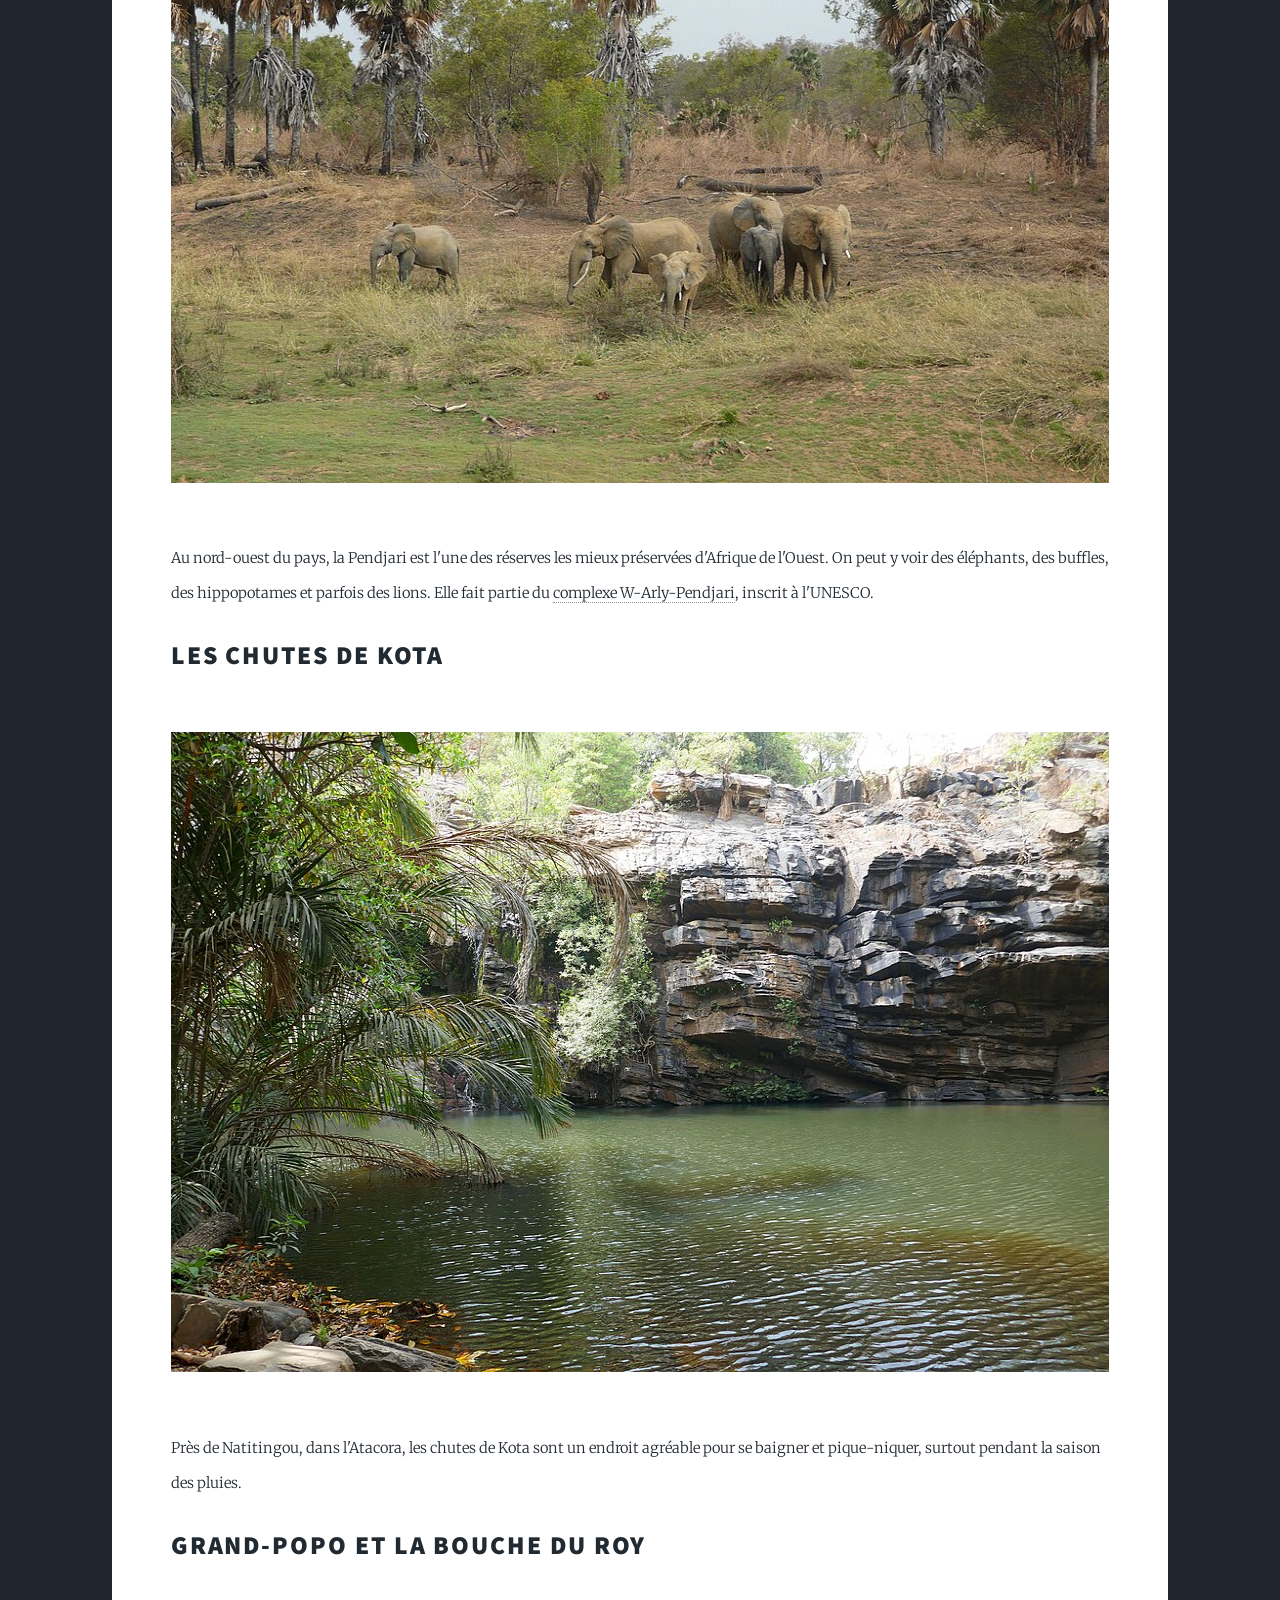
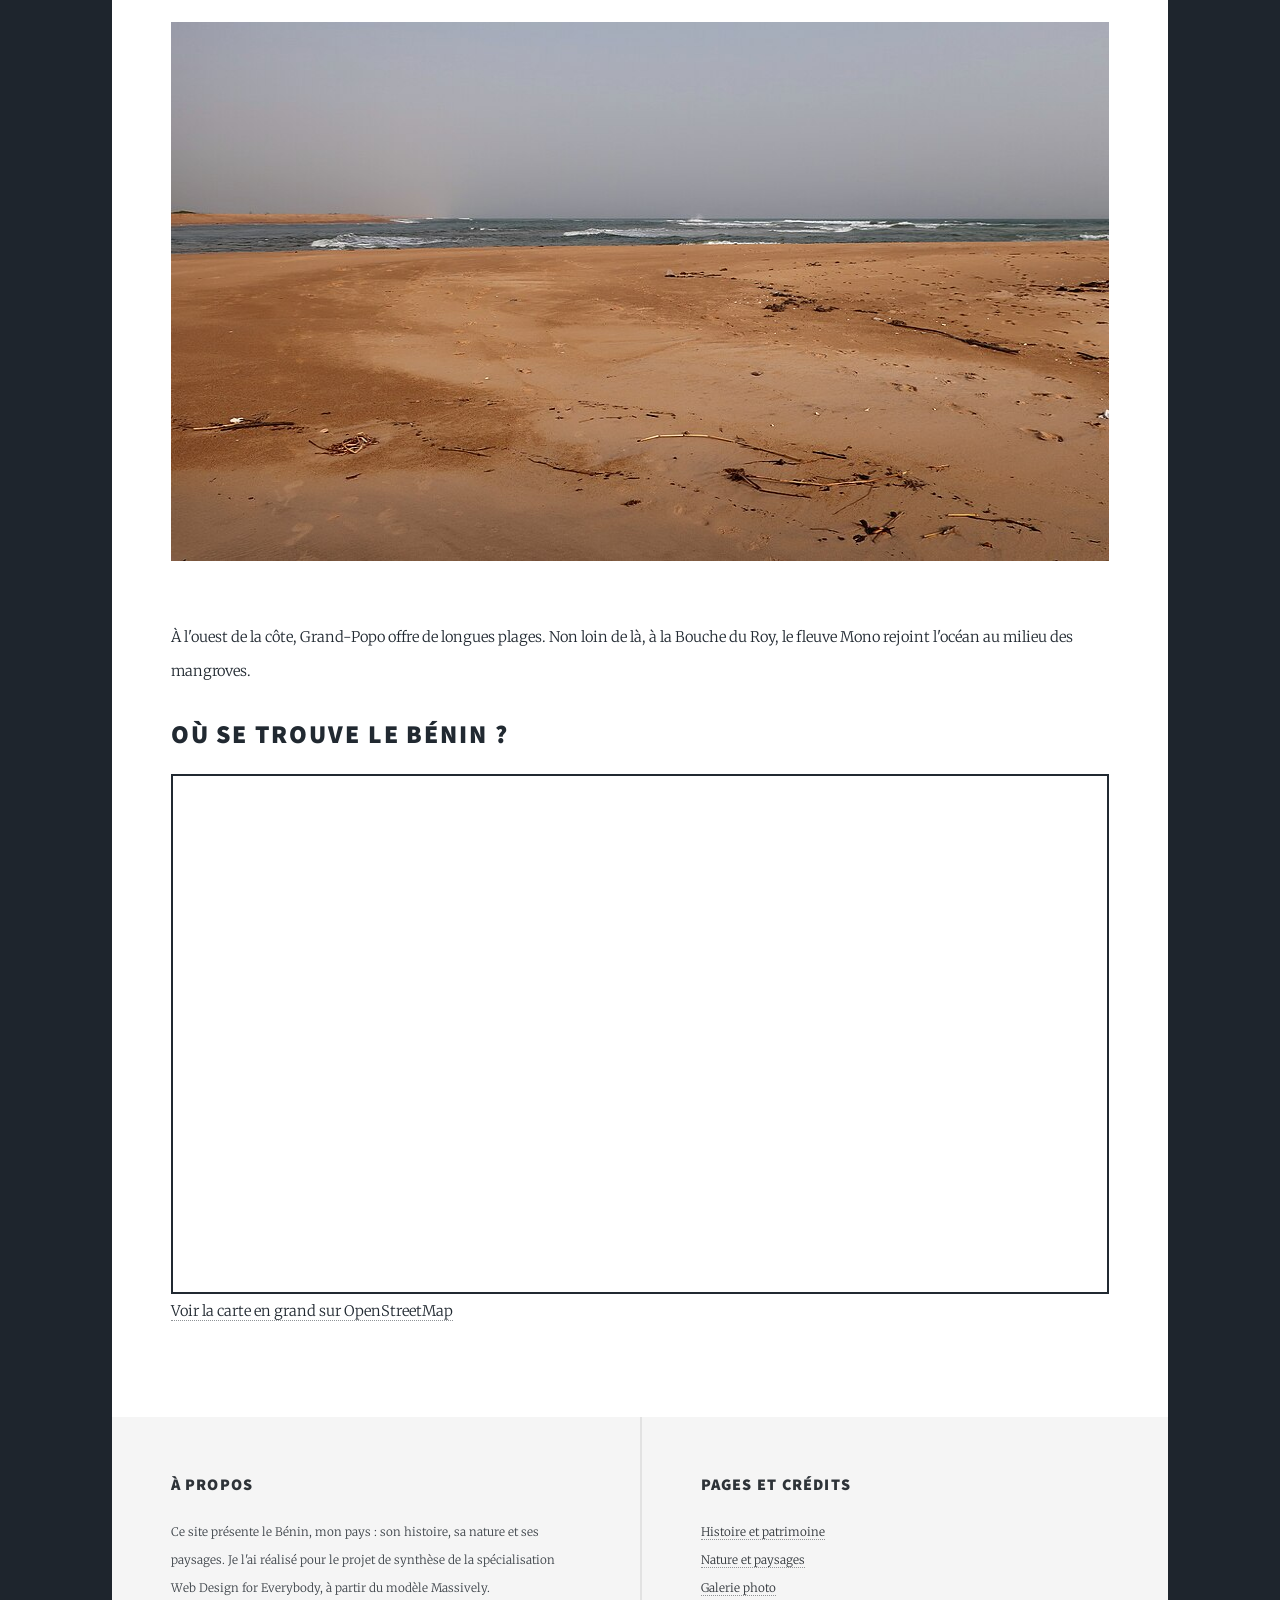
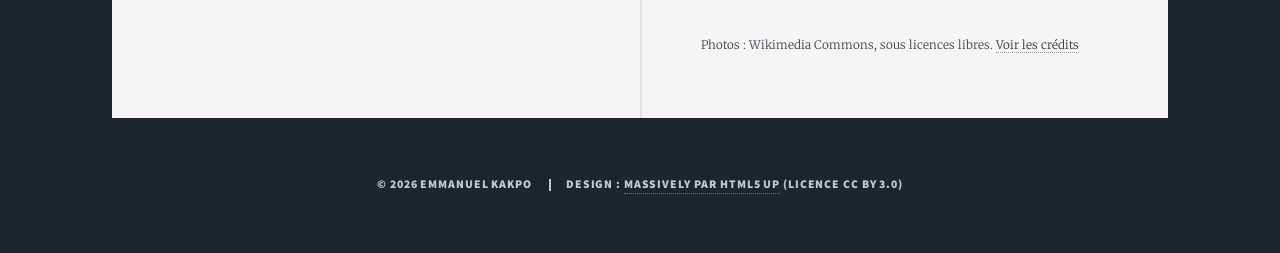
<file: nature.html>
<!DOCTYPE html>
<html lang="fr">

<head>
  <title>Nature et paysages du Bénin</title>
  <meta charset="utf-8">
  <meta name="viewport" content="width=device-width, initial-scale=1">
  <meta name="description" content="Ganvié, la Pendjari, les chutes de Kota, la côte et une carte du Bénin.">
  <link rel="stylesheet" href="assets/css/main.css">
  <link rel="stylesheet" href="assets/css/benin.css">
  <noscript><link rel="stylesheet" href="assets/css/noscript.css"></noscript>
</head>

<body class="is-preload">
  <a href="#main" class="skip">Passer au contenu principal</a>

  <div id="wrapper">
    <header id="header">
      <a href="index.html" class="logo">Bénin</a>
    </header>

    <nav id="nav" aria-label="Menu principal">
      <ul class="links">
        <li><a href="index.html">Accueil</a></li>
        <li><a href="patrimoine.html">Patrimoine</a></li>
        <li class="active"><a href="nature.html" aria-current="page">Nature</a></li>
        <li><a href="galerie.html">Galerie</a></li>
      </ul>
      <ul class="icons">
        <li><a href="https://github.com/ofsafoot/decouvrir-le-benin-modele" class="icon brands fa-github"
            aria-label="Code source sur GitHub"><span class="label">GitHub</span></a></li>
      </ul>
    </nav>

    <main id="main">
      <section class="post">
        <header class="major">
          <span class="date">Nature</span>
          <h1>Nature et<br>
            paysages</h1>
          <p>Des villages sur l'eau, la savane du nord et les plages de l'Atlantique.</p>
        </header>

        <h2 id="ganvie">Ganvié</h2>
        <div class="image main"><img src="images/ganvie.jpg" width="960" height="505"
            alt="Des maisons sur pilotis à Ganvié et des pirogues sur le lac Nokoué"></div>
        <p>Sur le lac Nokoué, près de Cotonou, Ganvié est un village construit sur pilotis. Les habitants se déplacent
          en pirogue, et on y trouve même un marché flottant.</p>

        <h2 id="pendjari">Le parc national de la Pendjari</h2>
        <div class="image main"><img src="images/pendjari.jpg" width="960" height="541"
            alt="Un groupe d'éléphants dans la savane du parc de la Pendjari"></div>
        <p>Au nord-ouest du pays, la Pendjari est l'une des réserves les mieux préservées d'Afrique de l'Ouest. On peut
          y voir des éléphants, des buffles, des hippopotames et parfois des lions. Elle fait partie du
          <a href="https://whc.unesco.org/fr/list/749">complexe W-Arly-Pendjari</a>, inscrit à l'UNESCO.</p>

        <h2 id="kota">Les chutes de Kota</h2>
        <div class="image main"><img src="images/kota.jpg" width="960" height="640"
            alt="Le bassin vert au pied des rochers des chutes de Kota"></div>
        <p>Près de Natitingou, dans l'Atacora, les chutes de Kota sont un endroit agréable pour se baigner et
          pique-niquer, surtout pendant la saison des pluies.</p>

        <h2 id="cote">Grand-Popo et la Bouche du Roy</h2>
        <div class="image main"><img src="images/bouche-du-roy.jpg" width="960" height="539"
            alt="Une plage de sable orangé au bord de l'océan, à la Bouche du Roy"></div>
        <p>À l'ouest de la côte, Grand-Popo offre de longues plages. Non loin de là, à la Bouche du Roy, le fleuve Mono
          rejoint l'océan au milieu des mangroves.</p>

        <h2 id="carte">Où se trouve le Bénin ?</h2>
        <div class="carte">
          <iframe title="Carte du Bénin sur OpenStreetMap" loading="lazy"
            src="https://www.openstreetmap.org/export/embed.html?bbox=0.6%2C6.0%2C4.0%2C12.5&amp;layer=mapnik&amp;marker=9.3%2C2.3"></iframe>
        </div>
        <p><a href="https://www.openstreetmap.org/relation/192784">Voir la carte en grand sur OpenStreetMap</a></p>
      </section>
    </main>

    <section id="footer" aria-label="À propos du site">
      <section>
        <h2>À propos</h2>
        <p>Ce site présente le Bénin, mon pays : son histoire, sa nature et ses paysages. Je l'ai réalisé pour le
          projet de synthèse de la spécialisation Web Design for Everybody, à partir du modèle Massively.</p>
      </section>
      <section>
        <h2>Pages et crédits</h2>
        <p><a href="patrimoine.html">Histoire et patrimoine</a><br>
          <a href="nature.html">Nature et paysages</a><br>
          <a href="galerie.html">Galerie photo</a></p>
        <p>Photos : Wikimedia Commons, sous licences libres.
          <a href="galerie.html#credits">Voir les crédits</a></p>
      </section>
    </section>

    <footer id="copyright">
      <ul>
        <li>&copy; 2026 Emmanuel Kakpo</li>
        <li>Design : <a href="https://html5up.net/massively">Massively par HTML5 UP</a> (licence CC BY 3.0)</li>
      </ul>
    </footer>

  </div>

  <script src="assets/js/jquery.min.js"></script>
  <script src="assets/js/jquery.scrollex.min.js"></script>
  <script src="assets/js/jquery.scrolly.min.js"></script>
  <script src="assets/js/browser.min.js"></script>
  <script src="assets/js/breakpoints.min.js"></script>
  <script src="assets/js/util.js"></script>
  <script src="assets/js/main.js"></script>
</body>

</html>
</file>
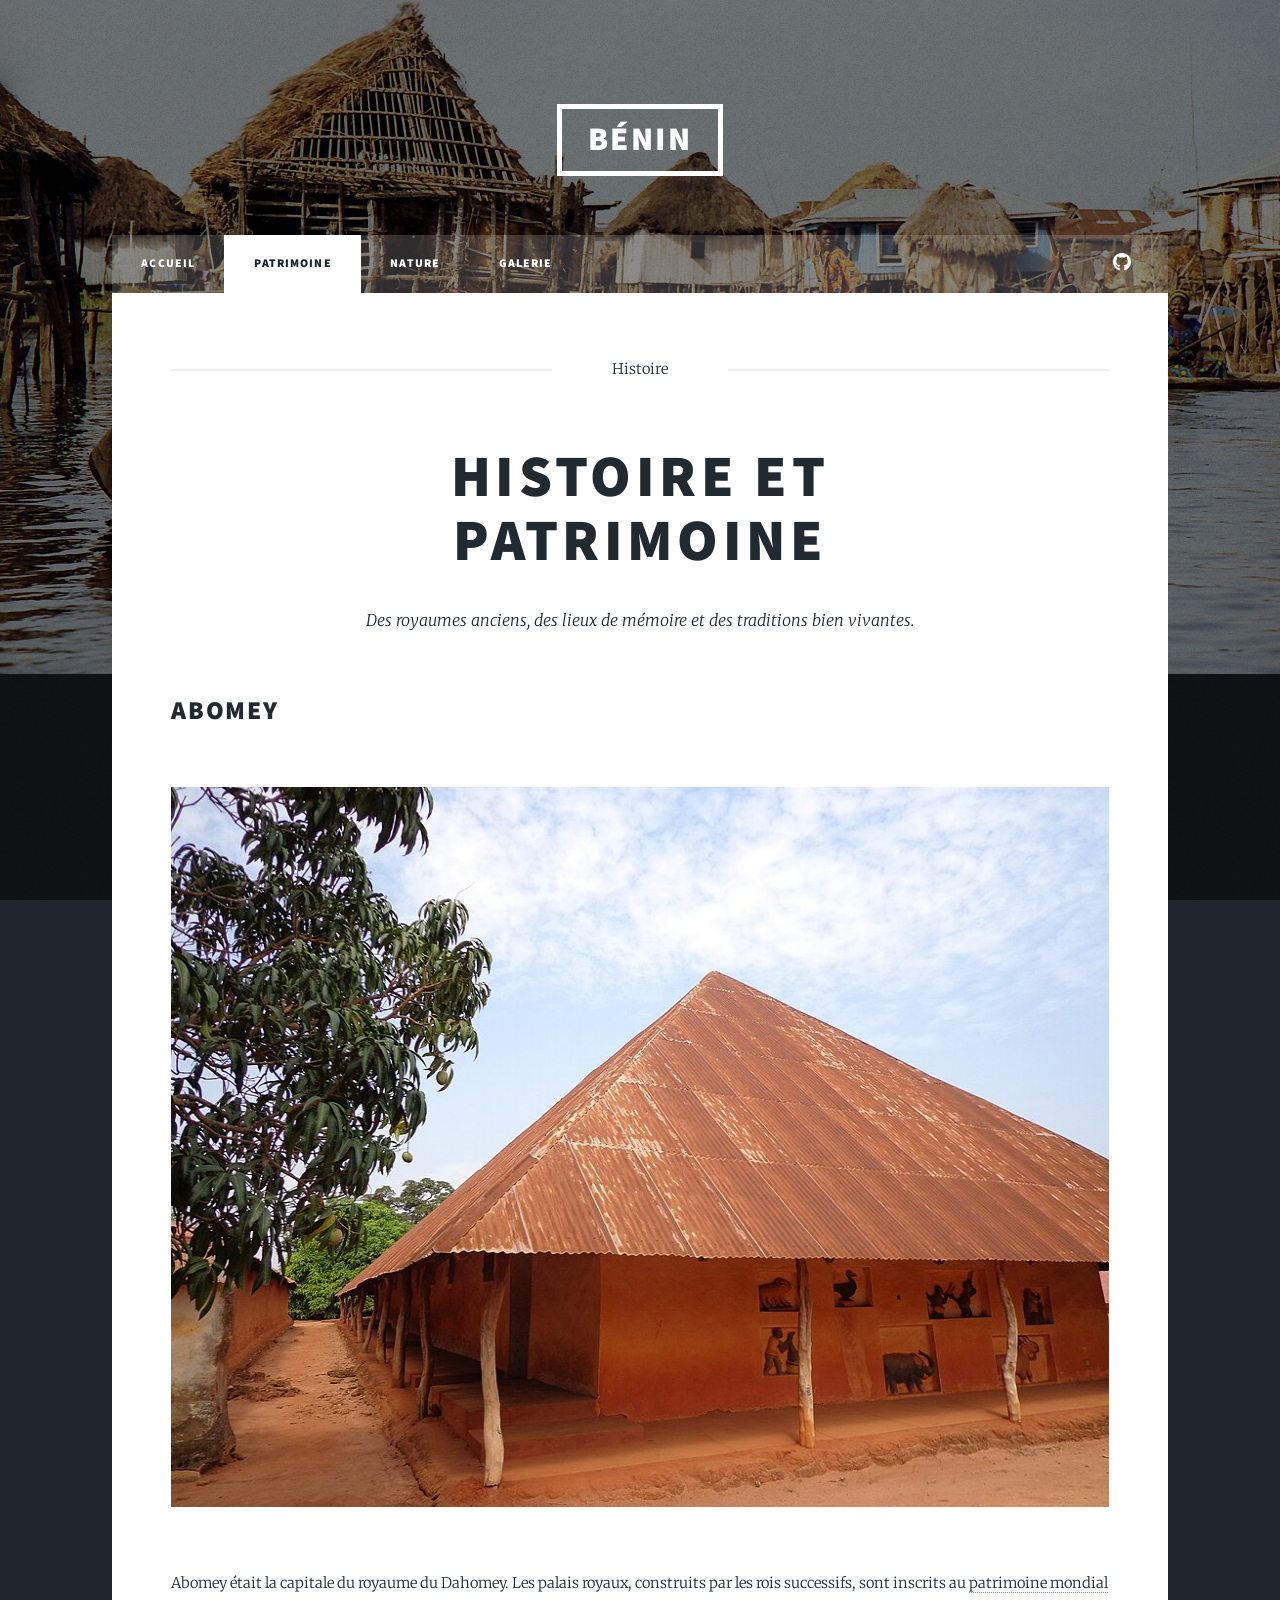
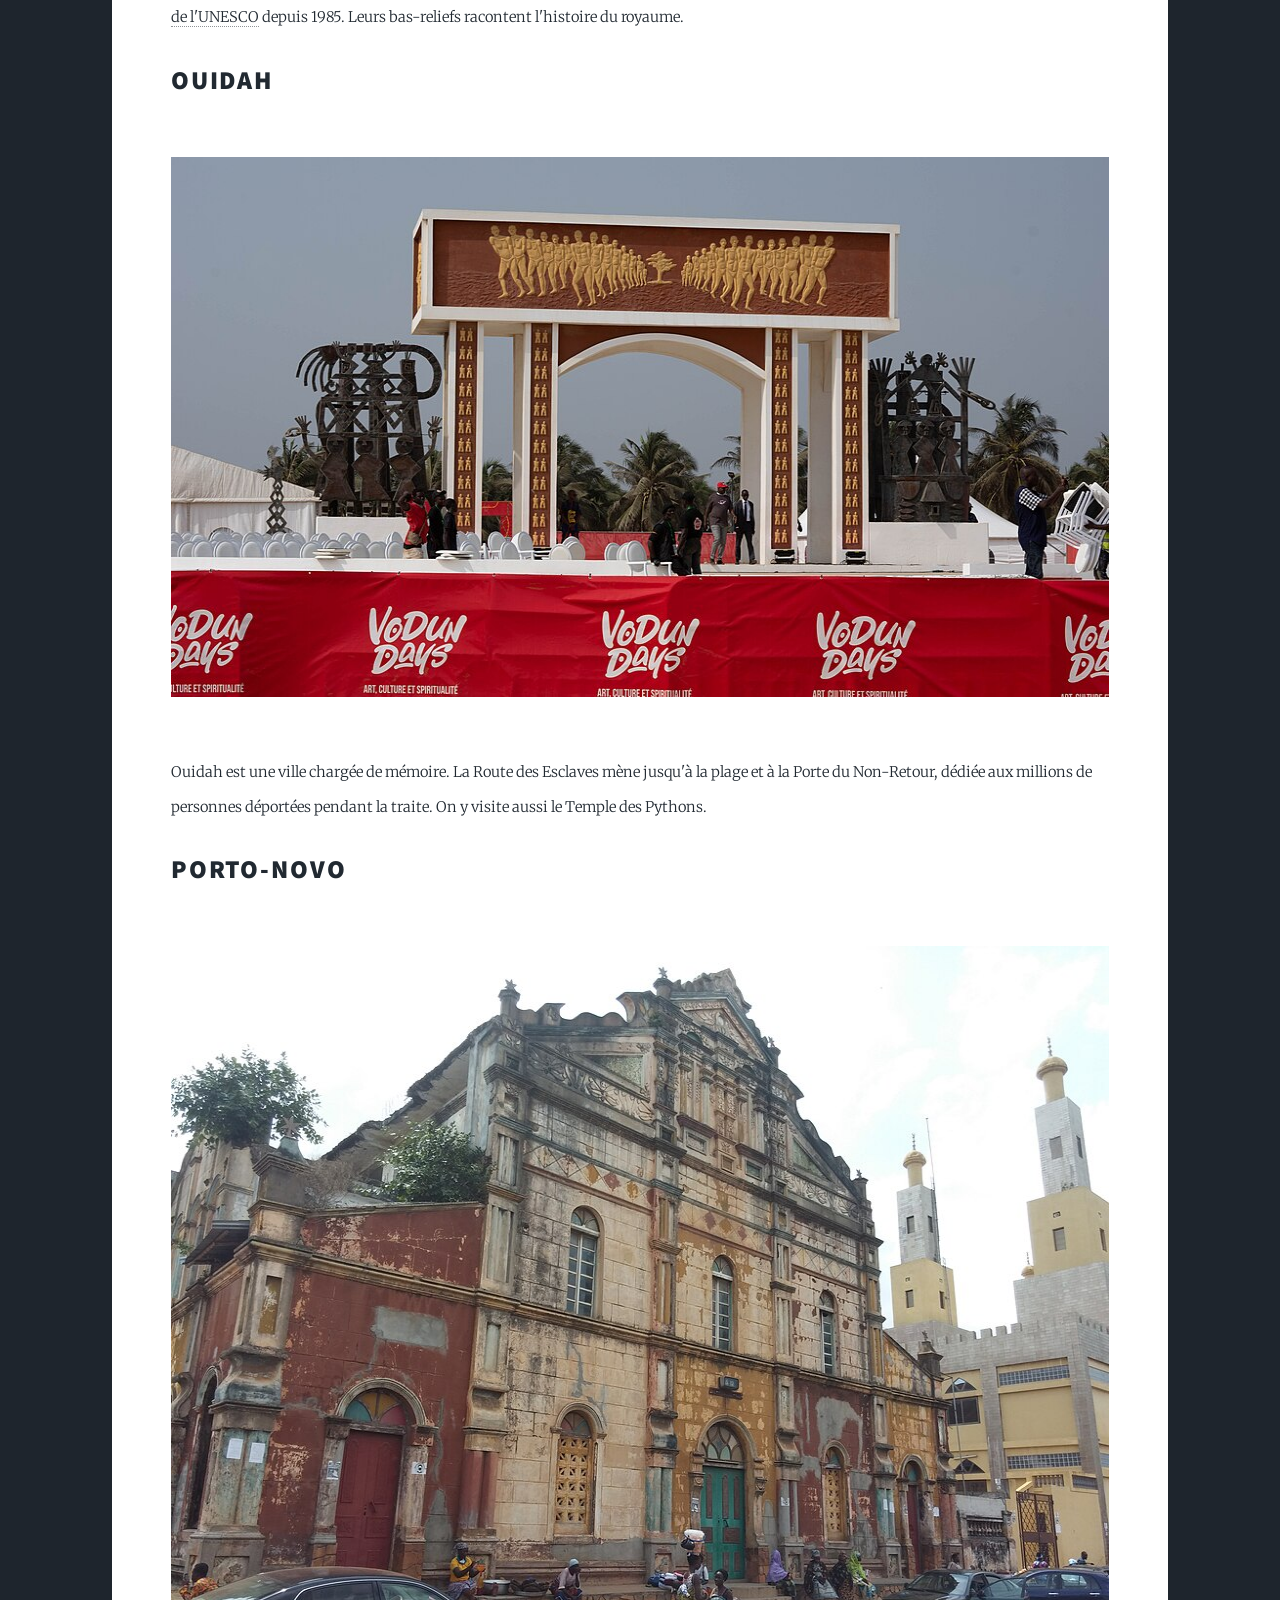
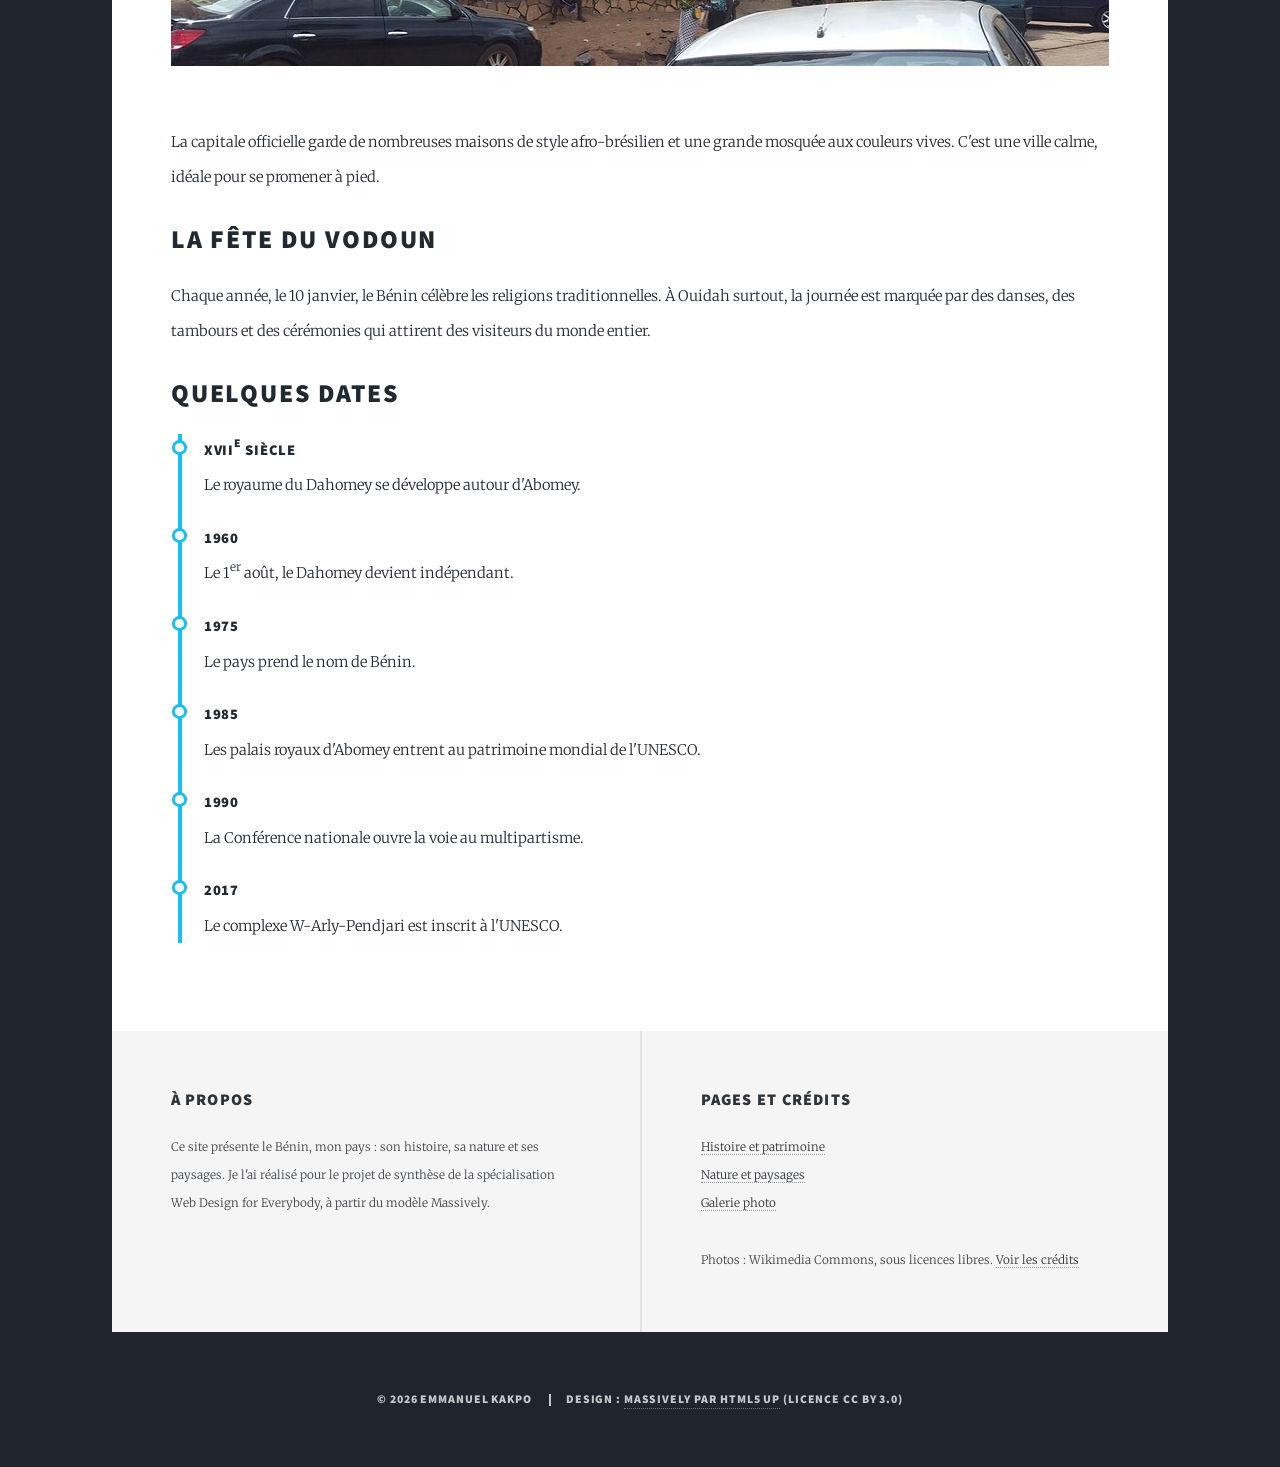
<file: patrimoine.html>
<!DOCTYPE html>
<html lang="fr">

<head>
  <title>Histoire et patrimoine du Bénin</title>
  <meta charset="utf-8">
  <meta name="viewport" content="width=device-width, initial-scale=1">
  <meta name="description" content="Abomey, Ouidah, Porto-Novo, la fête du Vodoun et quelques dates clés.">
  <link rel="stylesheet" href="assets/css/main.css">
  <link rel="stylesheet" href="assets/css/benin.css">
  <noscript><link rel="stylesheet" href="assets/css/noscript.css"></noscript>
</head>

<body class="is-preload">
  <a href="#main" class="skip">Passer au contenu principal</a>

  <div id="wrapper">
    <header id="header">
      <a href="index.html" class="logo">Bénin</a>
    </header>

    <nav id="nav" aria-label="Menu principal">
      <ul class="links">
        <li><a href="index.html">Accueil</a></li>
        <li class="active"><a href="patrimoine.html" aria-current="page">Patrimoine</a></li>
        <li><a href="nature.html">Nature</a></li>
        <li><a href="galerie.html">Galerie</a></li>
      </ul>
      <ul class="icons">
        <li><a href="https://github.com/ofsafoot/decouvrir-le-benin-modele" class="icon brands fa-github"
            aria-label="Code source sur GitHub"><span class="label">GitHub</span></a></li>
      </ul>
    </nav>

    <main id="main">
      <section class="post">
        <header class="major">
          <span class="date">Histoire</span>
          <h1>Histoire et<br>
            patrimoine</h1>
          <p>Des royaumes anciens, des lieux de mémoire et des traditions bien vivantes.</p>
        </header>

        <h2 id="abomey">Abomey</h2>
        <div class="image main"><img src="images/abomey.jpg" width="960" height="720"
            alt="Un bâtiment des palais royaux d'Abomey, aux murs de terre rouge et au grand toit de tôle"></div>
        <p>Abomey était la capitale du royaume du Dahomey. Les palais royaux, construits par les rois successifs, sont
          inscrits au <a href="https://whc.unesco.org/fr/list/323">patrimoine mondial de l'UNESCO</a> depuis 1985. Leurs
          bas-reliefs racontent l'histoire du royaume.</p>

        <h2 id="ouidah">Ouidah</h2>
        <div class="image main"><img src="images/porte-non-retour.jpg" width="960" height="540"
            alt="La Porte du Non-Retour à Ouidah, devant une scène décorée pour les Vodun Days"></div>
        <p>Ouidah est une ville chargée de mémoire. La Route des Esclaves mène jusqu'à la plage et à la Porte du
          Non-Retour, dédiée aux millions de personnes déportées pendant la traite. On y visite aussi le Temple des
          Pythons.</p>

        <h2 id="porto-novo">Porto-Novo</h2>
        <div class="image main"><img src="images/mosquee-porto-novo.jpg" width="960" height="720"
            alt="La façade colorée de la grande mosquée de Porto-Novo et ses deux minarets"></div>
        <p>La capitale officielle garde de nombreuses maisons de style afro-brésilien et une grande mosquée aux
          couleurs vives. C'est une ville calme, idéale pour se promener à pied.</p>

        <h2 id="vodoun">La fête du Vodoun</h2>
        <p>Chaque année, le 10 janvier, le Bénin célèbre les religions traditionnelles. À Ouidah surtout, la journée
          est marquée par des danses, des tambours et des cérémonies qui attirent des visiteurs du monde entier.</p>

        <h2 id="dates">Quelques dates</h2>
        <ol class="frise">
          <li><span class="annee">XVII<sup>e</sup> siècle</span> Le royaume du Dahomey se développe autour
            d'Abomey.</li>
          <li><span class="annee">1960</span> Le 1<sup>er</sup> août, le Dahomey devient indépendant.</li>
          <li><span class="annee">1975</span> Le pays prend le nom de Bénin.</li>
          <li><span class="annee">1985</span> Les palais royaux d'Abomey entrent au patrimoine mondial de
            l'UNESCO.</li>
          <li><span class="annee">1990</span> La Conférence nationale ouvre la voie au multipartisme.</li>
          <li><span class="annee">2017</span> Le complexe W-Arly-Pendjari est inscrit à l'UNESCO.</li>
        </ol>
      </section>
    </main>

    <section id="footer" aria-label="À propos du site">
      <section>
        <h2>À propos</h2>
        <p>Ce site présente le Bénin, mon pays : son histoire, sa nature et ses paysages. Je l'ai réalisé pour le
          projet de synthèse de la spécialisation Web Design for Everybody, à partir du modèle Massively.</p>
      </section>
      <section>
        <h2>Pages et crédits</h2>
        <p><a href="patrimoine.html">Histoire et patrimoine</a><br>
          <a href="nature.html">Nature et paysages</a><br>
          <a href="galerie.html">Galerie photo</a></p>
        <p>Photos : Wikimedia Commons, sous licences libres.
          <a href="galerie.html#credits">Voir les crédits</a></p>
      </section>
    </section>

    <footer id="copyright">
      <ul>
        <li>&copy; 2026 Emmanuel Kakpo</li>
        <li>Design : <a href="https://html5up.net/massively">Massively par HTML5 UP</a> (licence CC BY 3.0)</li>
      </ul>
    </footer>

  </div>

  <script src="assets/js/jquery.min.js"></script>
  <script src="assets/js/jquery.scrollex.min.js"></script>
  <script src="assets/js/jquery.scrolly.min.js"></script>
  <script src="assets/js/browser.min.js"></script>
  <script src="assets/js/breakpoints.min.js"></script>
  <script src="assets/js/util.js"></script>
  <script src="assets/js/main.js"></script>
</body>

</html>
</file>
<file: assets/css/benin.css>
.skip {
  position: absolute;
  top: -100px;
  left: 0;
  z-index: 100000;
  padding: 10px 20px;
  background-color: #fcd116;
  color: #212931 !important;
  font-weight: 900;
  border-bottom: none;
}

.skip:focus {
  top: 0;
}

#wrapper > .bg {
  background-image: url("../../images/overlay.png"), linear-gradient(0deg, rgba(0, 0, 0, 0.55), rgba(0, 0, 0, 0.55)), url("../../images/bg.jpg");
}

p {
  text-align: inherit;
}

#footer {
  color: #3c4248;
}

#footer h2,
#footer h3,
#footer a,
#footer strong {
  color: #2e3338;
}

#footer a {
  border-bottom-color: rgba(46, 51, 56, 0.5);
}

#footer h2 {
  font-size: 1.1rem;
}

#copyright,
#copyright a {
  color: #c3c8cd;
}

#copyright a {
  border-bottom-color: rgba(195, 200, 205, 0.5);
}

.frise {
  margin: 0 0 2rem 0.5rem;
  padding: 0 0 0 1.5rem;
  border-left: 4px solid #18bfef;
  list-style: none;
}

.frise li {
  position: relative;
  margin-bottom: 1.25rem;
  padding-left: 0;
}

.frise li::before {
  content: "";
  position: absolute;
  top: 0.45rem;
  left: -2.15rem;
  width: 1rem;
  height: 1rem;
  border: 3px solid #18bfef;
  border-radius: 50%;
  background-color: #ffffff;
}

.frise .annee {
  display: block;
  color: #212931;
  font-family: "Source Sans Pro", Helvetica, sans-serif;
  font-weight: 900;
  text-transform: uppercase;
  letter-spacing: 0.05rem;
}

.carte iframe {
  display: block;
  width: 100%;
  height: 520px;
  border: 2px solid #212931;
}

#image {
  display: flex;
  align-items: center;
  justify-content: center;
  height: 260px;
  margin-bottom: 1.5rem;
  padding: 1rem;
  border: 5px solid #212931;
  background-color: #212931;
  background-position: center;
  background-size: cover;
  color: #ffff00;
  font-size: 1.3rem;
  font-weight: 700;
  text-align: center;
  text-shadow: 2px 2px 4px #000000;
}

.miniatures {
  display: grid;
  grid-template-columns: 1fr 1fr;
  gap: 0.75rem;
  margin-bottom: 2.5rem;
}

.preview {
  display: block;
  width: 100%;
  height: auto;
  aspect-ratio: 3 / 2;
  object-fit: cover;
  border: 4px solid #ffffff;
  cursor: pointer;
  transition: transform 0.2s, border-color 0.2s;
}

.preview:hover,
.preview:focus {
  border-color: #18bfef;
  transform: scale(1.04);
}

.preview:focus {
  outline: 3px dashed #212931;
  outline-offset: 3px;
}

.credits {
  font-size: 0.85rem;
}

@media screen and (min-width: 737px) {
  #image {
    height: 420px;
  }

  .miniatures {
    grid-template-columns: repeat(4, 1fr);
  }
}

@media (prefers-reduced-motion: reduce) {
  #wrapper > .bg {
    transform: none !important;
  }

  *,
  *::before,
  *::after {
    animation: none !important;
    transition: none !important;
  }
}
</file>
<file: assets/css/main.css>
@import url(fontawesome-all.min.css);
@import url("https://fonts.googleapis.com/css?family=Merriweather:300,700,300italic,700italic|Source+Sans+Pro:900");

/*
	Massively by HTML5 UP
	html5up.net | @ajlkn
	Free for personal and commercial use under the CCA 3.0 license (html5up.net/license)
*/

html, body, div, span, applet, object,
iframe, h1, h2, h3, h4, h5, h6, p, blockquote,
pre, a, abbr, acronym, address, big, cite,
code, del, dfn, em, img, ins, kbd, q, s, samp,
small, strike, strong, sub, sup, tt, var, b,
u, i, center, dl, dt, dd, ol, ul, li, fieldset,
form, label, legend, table, caption, tbody,
tfoot, thead, tr, th, td, article, aside,
canvas, details, embed, figure, figcaption,
footer, header, hgroup, menu, nav, output, ruby,
section, summary, time, mark, audio, video {
	margin: 0;
	padding: 0;
	border: 0;
	font-size: 100%;
	font: inherit;
	vertical-align: baseline;}

article, aside, details, figcaption, figure,
footer, header, hgroup, menu, nav, section {
	display: block;}

body {
	line-height: 1;
}

ol, ul {
	list-style: none;
}

blockquote, q {
	quotes: none;
}

	blockquote:before, blockquote:after, q:before, q:after {
		content: '';
		content: none;
	}

table {
	border-collapse: collapse;
	border-spacing: 0;
}

body {
	-webkit-text-size-adjust: none;
}

mark {
	background-color: transparent;
	color: inherit;
}

input::-moz-focus-inner {
	border: 0;
	padding: 0;
}

input, select, textarea {
	-moz-appearance: none;
	-webkit-appearance: none;
	-ms-appearance: none;
	appearance: none;
}

/* Basic */

	@-ms-viewport {
		width: device-width;
	}

	body {
		-ms-overflow-style: scrollbar;
	}

	@media screen and (max-width: 480px) {

		html, body {
			min-width: 320px;
		}

	}

	html {
		box-sizing: border-box;
	}

	*, *:before, *:after {
		box-sizing: inherit;
	}

	body {
		background-color: #1e252d;
	}

		body.is-preload *, body.is-preload *:before, body.is-preload *:after {
			-moz-animation: none !important;
			-webkit-animation: none !important;
			-ms-animation: none !important;
			animation: none !important;
			-moz-transition: none !important;
			-webkit-transition: none !important;
			-ms-transition: none !important;
			transition: none !important;
		}

/* Type */

	html {
		font-size: 16pt;
	}

		@media screen and (max-width: 1680px) {

			html {
				font-size: 12pt;
			}

		}

		@media screen and (max-width: 1280px) {

			html {
				font-size: 11pt;
			}

		}

		@media screen and (max-width: 360px) {

			html {
				font-size: 10pt;
			}

		}

	body {
		color: #212931;
	}

	body, input, select, textarea {
		font-family: "Merriweather", Georgia, serif;
		font-weight: 300;
		font-size: 1rem;
		line-height: 2.375;
	}

	a {
		-moz-transition: color 0.2s ease-in-out, background-color 0.2s ease-in-out, border-color 0.2s ease-in-out, box-shadow 0.2s ease-in-out;
		-webkit-transition: color 0.2s ease-in-out, background-color 0.2s ease-in-out, border-color 0.2s ease-in-out, box-shadow 0.2s ease-in-out;
		-ms-transition: color 0.2s ease-in-out, background-color 0.2s ease-in-out, border-color 0.2s ease-in-out, box-shadow 0.2s ease-in-out;
		transition: color 0.2s ease-in-out, background-color 0.2s ease-in-out, border-color 0.2s ease-in-out, box-shadow 0.2s ease-in-out;
		border-bottom: dotted 1px;
		text-decoration: none;
	}

		a:hover {
			border-bottom-color: transparent;
		}

	strong, b {
		font-weight: 600;
	}

	em, i {
		font-style: italic;
	}

	p {
		text-align: justify;
		margin: 0 0 2rem 0;
	}

	h1, h2, h3, h4, h5, h6 {
		font-family: "Source Sans Pro", Helvetica, sans-serif;
		font-weight: 900;
		line-height: 1.5;
		letter-spacing: 0.075em;
		text-transform: uppercase;
		margin: 0 0 1rem 0;
	}

		h1 a, h2 a, h3 a, h4 a, h5 a, h6 a {
			border-bottom: 0;
			color: inherit;
			text-decoration: none;
		}

	h1 {
		font-size: 4rem;
		line-height: 1.1;
		margin: 0 0 2rem 0;
	}

	h2 {
		font-size: 1.75rem;
		line-height: 1.3;
		margin: 0 0 1.5rem 0;
	}

	h3 {
		font-size: 1.25rem;
		margin: 0 0 1.5rem 0;
	}

	h4 {
		font-size: 1rem;
	}

	h5 {
		font-size: 0.9rem;
	}

	h6 {
		font-size: 0.8rem;
	}

	sub {
		font-size: 0.8rem;
		position: relative;
		top: 0.5rem;
	}

	sup {
		font-size: 0.8rem;
		position: relative;
		top: -0.5rem;
	}

	blockquote {
		border-left: solid 4px;
		font-style: italic;
		margin: 0 0 2rem 0;
		padding: 0.5rem 0 0.5rem 2rem;
	}

	code {
		border: solid 2px;
		font-family: "Courier New", monospace;
		font-size: 0.9rem;
		margin: 0 0.25rem;
		padding: 0.25rem 0.65rem;
	}

	pre {
		-webkit-overflow-scrolling: touch;
		font-family: "Courier New", monospace;
		font-size: 0.9rem;
		margin: 0 0 2rem 0;
	}

		pre code {
			display: block;
			line-height: 1.75;
			padding: 1rem 1.5rem;
			overflow-x: auto;
		}

	hr {
		border: 0;
		border-bottom: solid 2px;
		margin: 3rem 0;
	}

		hr.major {
			margin: 5rem 0;
		}

	.align-left {
		text-align: left;
	}

	.align-center {
		text-align: center;
	}

	.align-right {
		text-align: right;
	}

	input, select, textarea {
		color: #212931;
	}

	a {
		color: #212931;
		border-bottom-color: rgba(33, 41, 49, 0.5);
	}

		a:hover {
			border-bottom-color: transparent;
			color: #18bfef !important;
		}

	strong, b {
		color: #212931;
	}

	h1, h2, h3, h4, h5, h6 {
		color: #212931;
	}

	blockquote {
		border-left-color: #eeeeee;
	}

	code {
		background: rgba(220, 220, 220, 0.25);
		border-color: #eeeeee;
	}

	hr {
		border-bottom-color: #eeeeee;
	}

/* Row */

	.row {
		display: flex;
		flex-wrap: wrap;
		box-sizing: border-box;
		align-items: stretch;
	}

		.row > * {
			box-sizing: border-box;
		}

		.row.gtr-uniform > * > :last-child {
			margin-bottom: 0;
		}

		.row.aln-left {
			justify-content: flex-start;
		}

		.row.aln-center {
			justify-content: center;
		}

		.row.aln-right {
			justify-content: flex-end;
		}

		.row.aln-top {
			align-items: flex-start;
		}

		.row.aln-middle {
			align-items: center;
		}

		.row.aln-bottom {
			align-items: flex-end;
		}

		.row > .imp {
			order: -1;
		}

		.row > .col-1 {
			width: 8.33333%;
		}

		.row > .off-1 {
			margin-left: 8.33333%;
		}

		.row > .col-2 {
			width: 16.66667%;
		}

		.row > .off-2 {
			margin-left: 16.66667%;
		}

		.row > .col-3 {
			width: 25%;
		}

		.row > .off-3 {
			margin-left: 25%;
		}

		.row > .col-4 {
			width: 33.33333%;
		}

		.row > .off-4 {
			margin-left: 33.33333%;
		}

		.row > .col-5 {
			width: 41.66667%;
		}

		.row > .off-5 {
			margin-left: 41.66667%;
		}

		.row > .col-6 {
			width: 50%;
		}

		.row > .off-6 {
			margin-left: 50%;
		}

		.row > .col-7 {
			width: 58.33333%;
		}

		.row > .off-7 {
			margin-left: 58.33333%;
		}

		.row > .col-8 {
			width: 66.66667%;
		}

		.row > .off-8 {
			margin-left: 66.66667%;
		}

		.row > .col-9 {
			width: 75%;
		}

		.row > .off-9 {
			margin-left: 75%;
		}

		.row > .col-10 {
			width: 83.33333%;
		}

		.row > .off-10 {
			margin-left: 83.33333%;
		}

		.row > .col-11 {
			width: 91.66667%;
		}

		.row > .off-11 {
			margin-left: 91.66667%;
		}

		.row > .col-12 {
			width: 100%;
		}

		.row > .off-12 {
			margin-left: 100%;
		}

		.row.gtr-0 {
			margin-top: 0;
			margin-left: 0rem;
		}

			.row.gtr-0 > * {
				padding: 0 0 0 0rem;
			}

			.row.gtr-0.gtr-uniform {
				margin-top: 0rem;
			}

				.row.gtr-0.gtr-uniform > * {
					padding-top: 0rem;
				}

		.row.gtr-25 {
			margin-top: 0;
			margin-left: -0.375rem;
		}

			.row.gtr-25 > * {
				padding: 0 0 0 0.375rem;
			}

			.row.gtr-25.gtr-uniform {
				margin-top: -0.375rem;
			}

				.row.gtr-25.gtr-uniform > * {
					padding-top: 0.375rem;
				}

		.row.gtr-50 {
			margin-top: 0;
			margin-left: -0.75rem;
		}

			.row.gtr-50 > * {
				padding: 0 0 0 0.75rem;
			}

			.row.gtr-50.gtr-uniform {
				margin-top: -0.75rem;
			}

				.row.gtr-50.gtr-uniform > * {
					padding-top: 0.75rem;
				}

		.row {
			margin-top: 0;
			margin-left: -1.5rem;
		}

			.row > * {
				padding: 0 0 0 1.5rem;
			}

			.row.gtr-uniform {
				margin-top: -1.5rem;
			}

				.row.gtr-uniform > * {
					padding-top: 1.5rem;
				}

		.row.gtr-150 {
			margin-top: 0;
			margin-left: -2.25rem;
		}

			.row.gtr-150 > * {
				padding: 0 0 0 2.25rem;
			}

			.row.gtr-150.gtr-uniform {
				margin-top: -2.25rem;
			}

				.row.gtr-150.gtr-uniform > * {
					padding-top: 2.25rem;
				}

		.row.gtr-200 {
			margin-top: 0;
			margin-left: -3rem;
		}

			.row.gtr-200 > * {
				padding: 0 0 0 3rem;
			}

			.row.gtr-200.gtr-uniform {
				margin-top: -3rem;
			}

				.row.gtr-200.gtr-uniform > * {
					padding-top: 3rem;
				}

		@media screen and (max-width: 1680px) {

			.row {
				display: flex;
				flex-wrap: wrap;
				box-sizing: border-box;
				align-items: stretch;
			}

				.row > * {
					box-sizing: border-box;
				}

				.row.gtr-uniform > * > :last-child {
					margin-bottom: 0;
				}

				.row.aln-left {
					justify-content: flex-start;
				}

				.row.aln-center {
					justify-content: center;
				}

				.row.aln-right {
					justify-content: flex-end;
				}

				.row.aln-top {
					align-items: flex-start;
				}

				.row.aln-middle {
					align-items: center;
				}

				.row.aln-bottom {
					align-items: flex-end;
				}

				.row > .imp-xlarge {
					order: -1;
				}

				.row > .col-1-xlarge {
					width: 8.33333%;
				}

				.row > .off-1-xlarge {
					margin-left: 8.33333%;
				}

				.row > .col-2-xlarge {
					width: 16.66667%;
				}

				.row > .off-2-xlarge {
					margin-left: 16.66667%;
				}

				.row > .col-3-xlarge {
					width: 25%;
				}

				.row > .off-3-xlarge {
					margin-left: 25%;
				}

				.row > .col-4-xlarge {
					width: 33.33333%;
				}

				.row > .off-4-xlarge {
					margin-left: 33.33333%;
				}

				.row > .col-5-xlarge {
					width: 41.66667%;
				}

				.row > .off-5-xlarge {
					margin-left: 41.66667%;
				}

				.row > .col-6-xlarge {
					width: 50%;
				}

				.row > .off-6-xlarge {
					margin-left: 50%;
				}

				.row > .col-7-xlarge {
					width: 58.33333%;
				}

				.row > .off-7-xlarge {
					margin-left: 58.33333%;
				}

				.row > .col-8-xlarge {
					width: 66.66667%;
				}

				.row > .off-8-xlarge {
					margin-left: 66.66667%;
				}

				.row > .col-9-xlarge {
					width: 75%;
				}

				.row > .off-9-xlarge {
					margin-left: 75%;
				}

				.row > .col-10-xlarge {
					width: 83.33333%;
				}

				.row > .off-10-xlarge {
					margin-left: 83.33333%;
				}

				.row > .col-11-xlarge {
					width: 91.66667%;
				}

				.row > .off-11-xlarge {
					margin-left: 91.66667%;
				}

				.row > .col-12-xlarge {
					width: 100%;
				}

				.row > .off-12-xlarge {
					margin-left: 100%;
				}

				.row.gtr-0 {
					margin-top: 0;
					margin-left: 0rem;
				}

					.row.gtr-0 > * {
						padding: 0 0 0 0rem;
					}

					.row.gtr-0.gtr-uniform {
						margin-top: 0rem;
					}

						.row.gtr-0.gtr-uniform > * {
							padding-top: 0rem;
						}

				.row.gtr-25 {
					margin-top: 0;
					margin-left: -0.375rem;
				}

					.row.gtr-25 > * {
						padding: 0 0 0 0.375rem;
					}

					.row.gtr-25.gtr-uniform {
						margin-top: -0.375rem;
					}

						.row.gtr-25.gtr-uniform > * {
							padding-top: 0.375rem;
						}

				.row.gtr-50 {
					margin-top: 0;
					margin-left: -0.75rem;
				}

					.row.gtr-50 > * {
						padding: 0 0 0 0.75rem;
					}

					.row.gtr-50.gtr-uniform {
						margin-top: -0.75rem;
					}

						.row.gtr-50.gtr-uniform > * {
							padding-top: 0.75rem;
						}

				.row {
					margin-top: 0;
					margin-left: -1.5rem;
				}

					.row > * {
						padding: 0 0 0 1.5rem;
					}

					.row.gtr-uniform {
						margin-top: -1.5rem;
					}

						.row.gtr-uniform > * {
							padding-top: 1.5rem;
						}

				.row.gtr-150 {
					margin-top: 0;
					margin-left: -2.25rem;
				}

					.row.gtr-150 > * {
						padding: 0 0 0 2.25rem;
					}

					.row.gtr-150.gtr-uniform {
						margin-top: -2.25rem;
					}

						.row.gtr-150.gtr-uniform > * {
							padding-top: 2.25rem;
						}

				.row.gtr-200 {
					margin-top: 0;
					margin-left: -3rem;
				}

					.row.gtr-200 > * {
						padding: 0 0 0 3rem;
					}

					.row.gtr-200.gtr-uniform {
						margin-top: -3rem;
					}

						.row.gtr-200.gtr-uniform > * {
							padding-top: 3rem;
						}

		}

		@media screen and (max-width: 1280px) {

			.row {
				display: flex;
				flex-wrap: wrap;
				box-sizing: border-box;
				align-items: stretch;
			}

				.row > * {
					box-sizing: border-box;
				}

				.row.gtr-uniform > * > :last-child {
					margin-bottom: 0;
				}

				.row.aln-left {
					justify-content: flex-start;
				}

				.row.aln-center {
					justify-content: center;
				}

				.row.aln-right {
					justify-content: flex-end;
				}

				.row.aln-top {
					align-items: flex-start;
				}

				.row.aln-middle {
					align-items: center;
				}

				.row.aln-bottom {
					align-items: flex-end;
				}

				.row > .imp-large {
					order: -1;
				}

				.row > .col-1-large {
					width: 8.33333%;
				}

				.row > .off-1-large {
					margin-left: 8.33333%;
				}

				.row > .col-2-large {
					width: 16.66667%;
				}

				.row > .off-2-large {
					margin-left: 16.66667%;
				}

				.row > .col-3-large {
					width: 25%;
				}

				.row > .off-3-large {
					margin-left: 25%;
				}

				.row > .col-4-large {
					width: 33.33333%;
				}

				.row > .off-4-large {
					margin-left: 33.33333%;
				}

				.row > .col-5-large {
					width: 41.66667%;
				}

				.row > .off-5-large {
					margin-left: 41.66667%;
				}

				.row > .col-6-large {
					width: 50%;
				}

				.row > .off-6-large {
					margin-left: 50%;
				}

				.row > .col-7-large {
					width: 58.33333%;
				}

				.row > .off-7-large {
					margin-left: 58.33333%;
				}

				.row > .col-8-large {
					width: 66.66667%;
				}

				.row > .off-8-large {
					margin-left: 66.66667%;
				}

				.row > .col-9-large {
					width: 75%;
				}

				.row > .off-9-large {
					margin-left: 75%;
				}

				.row > .col-10-large {
					width: 83.33333%;
				}

				.row > .off-10-large {
					margin-left: 83.33333%;
				}

				.row > .col-11-large {
					width: 91.66667%;
				}

				.row > .off-11-large {
					margin-left: 91.66667%;
				}

				.row > .col-12-large {
					width: 100%;
				}

				.row > .off-12-large {
					margin-left: 100%;
				}

				.row.gtr-0 {
					margin-top: 0;
					margin-left: 0rem;
				}

					.row.gtr-0 > * {
						padding: 0 0 0 0rem;
					}

					.row.gtr-0.gtr-uniform {
						margin-top: 0rem;
					}

						.row.gtr-0.gtr-uniform > * {
							padding-top: 0rem;
						}

				.row.gtr-25 {
					margin-top: 0;
					margin-left: -0.375rem;
				}

					.row.gtr-25 > * {
						padding: 0 0 0 0.375rem;
					}

					.row.gtr-25.gtr-uniform {
						margin-top: -0.375rem;
					}

						.row.gtr-25.gtr-uniform > * {
							padding-top: 0.375rem;
						}

				.row.gtr-50 {
					margin-top: 0;
					margin-left: -0.75rem;
				}

					.row.gtr-50 > * {
						padding: 0 0 0 0.75rem;
					}

					.row.gtr-50.gtr-uniform {
						margin-top: -0.75rem;
					}

						.row.gtr-50.gtr-uniform > * {
							padding-top: 0.75rem;
						}

				.row {
					margin-top: 0;
					margin-left: -1.5rem;
				}

					.row > * {
						padding: 0 0 0 1.5rem;
					}

					.row.gtr-uniform {
						margin-top: -1.5rem;
					}

						.row.gtr-uniform > * {
							padding-top: 1.5rem;
						}

				.row.gtr-150 {
					margin-top: 0;
					margin-left: -2.25rem;
				}

					.row.gtr-150 > * {
						padding: 0 0 0 2.25rem;
					}

					.row.gtr-150.gtr-uniform {
						margin-top: -2.25rem;
					}

						.row.gtr-150.gtr-uniform > * {
							padding-top: 2.25rem;
						}

				.row.gtr-200 {
					margin-top: 0;
					margin-left: -3rem;
				}

					.row.gtr-200 > * {
						padding: 0 0 0 3rem;
					}

					.row.gtr-200.gtr-uniform {
						margin-top: -3rem;
					}

						.row.gtr-200.gtr-uniform > * {
							padding-top: 3rem;
						}

		}

		@media screen and (max-width: 980px) {

			.row {
				display: flex;
				flex-wrap: wrap;
				box-sizing: border-box;
				align-items: stretch;
			}

				.row > * {
					box-sizing: border-box;
				}

				.row.gtr-uniform > * > :last-child {
					margin-bottom: 0;
				}

				.row.aln-left {
					justify-content: flex-start;
				}

				.row.aln-center {
					justify-content: center;
				}

				.row.aln-right {
					justify-content: flex-end;
				}

				.row.aln-top {
					align-items: flex-start;
				}

				.row.aln-middle {
					align-items: center;
				}

				.row.aln-bottom {
					align-items: flex-end;
				}

				.row > .imp-medium {
					order: -1;
				}

				.row > .col-1-medium {
					width: 8.33333%;
				}

				.row > .off-1-medium {
					margin-left: 8.33333%;
				}

				.row > .col-2-medium {
					width: 16.66667%;
				}

				.row > .off-2-medium {
					margin-left: 16.66667%;
				}

				.row > .col-3-medium {
					width: 25%;
				}

				.row > .off-3-medium {
					margin-left: 25%;
				}

				.row > .col-4-medium {
					width: 33.33333%;
				}

				.row > .off-4-medium {
					margin-left: 33.33333%;
				}

				.row > .col-5-medium {
					width: 41.66667%;
				}

				.row > .off-5-medium {
					margin-left: 41.66667%;
				}

				.row > .col-6-medium {
					width: 50%;
				}

				.row > .off-6-medium {
					margin-left: 50%;
				}

				.row > .col-7-medium {
					width: 58.33333%;
				}

				.row > .off-7-medium {
					margin-left: 58.33333%;
				}

				.row > .col-8-medium {
					width: 66.66667%;
				}

				.row > .off-8-medium {
					margin-left: 66.66667%;
				}

				.row > .col-9-medium {
					width: 75%;
				}

				.row > .off-9-medium {
					margin-left: 75%;
				}

				.row > .col-10-medium {
					width: 83.33333%;
				}

				.row > .off-10-medium {
					margin-left: 83.33333%;
				}

				.row > .col-11-medium {
					width: 91.66667%;
				}

				.row > .off-11-medium {
					margin-left: 91.66667%;
				}

				.row > .col-12-medium {
					width: 100%;
				}

				.row > .off-12-medium {
					margin-left: 100%;
				}

				.row.gtr-0 {
					margin-top: 0;
					margin-left: 0rem;
				}

					.row.gtr-0 > * {
						padding: 0 0 0 0rem;
					}

					.row.gtr-0.gtr-uniform {
						margin-top: 0rem;
					}

						.row.gtr-0.gtr-uniform > * {
							padding-top: 0rem;
						}

				.row.gtr-25 {
					margin-top: 0;
					margin-left: -0.375rem;
				}

					.row.gtr-25 > * {
						padding: 0 0 0 0.375rem;
					}

					.row.gtr-25.gtr-uniform {
						margin-top: -0.375rem;
					}

						.row.gtr-25.gtr-uniform > * {
							padding-top: 0.375rem;
						}

				.row.gtr-50 {
					margin-top: 0;
					margin-left: -0.75rem;
				}

					.row.gtr-50 > * {
						padding: 0 0 0 0.75rem;
					}

					.row.gtr-50.gtr-uniform {
						margin-top: -0.75rem;
					}

						.row.gtr-50.gtr-uniform > * {
							padding-top: 0.75rem;
						}

				.row {
					margin-top: 0;
					margin-left: -1.5rem;
				}

					.row > * {
						padding: 0 0 0 1.5rem;
					}

					.row.gtr-uniform {
						margin-top: -1.5rem;
					}

						.row.gtr-uniform > * {
							padding-top: 1.5rem;
						}

				.row.gtr-150 {
					margin-top: 0;
					margin-left: -2.25rem;
				}

					.row.gtr-150 > * {
						padding: 0 0 0 2.25rem;
					}

					.row.gtr-150.gtr-uniform {
						margin-top: -2.25rem;
					}

						.row.gtr-150.gtr-uniform > * {
							padding-top: 2.25rem;
						}

				.row.gtr-200 {
					margin-top: 0;
					margin-left: -3rem;
				}

					.row.gtr-200 > * {
						padding: 0 0 0 3rem;
					}

					.row.gtr-200.gtr-uniform {
						margin-top: -3rem;
					}

						.row.gtr-200.gtr-uniform > * {
							padding-top: 3rem;
						}

		}

		@media screen and (max-width: 736px) {

			.row {
				display: flex;
				flex-wrap: wrap;
				box-sizing: border-box;
				align-items: stretch;
			}

				.row > * {
					box-sizing: border-box;
				}

				.row.gtr-uniform > * > :last-child {
					margin-bottom: 0;
				}

				.row.aln-left {
					justify-content: flex-start;
				}

				.row.aln-center {
					justify-content: center;
				}

				.row.aln-right {
					justify-content: flex-end;
				}

				.row.aln-top {
					align-items: flex-start;
				}

				.row.aln-middle {
					align-items: center;
				}

				.row.aln-bottom {
					align-items: flex-end;
				}

				.row > .imp-small {
					order: -1;
				}

				.row > .col-1-small {
					width: 8.33333%;
				}

				.row > .off-1-small {
					margin-left: 8.33333%;
				}

				.row > .col-2-small {
					width: 16.66667%;
				}

				.row > .off-2-small {
					margin-left: 16.66667%;
				}

				.row > .col-3-small {
					width: 25%;
				}

				.row > .off-3-small {
					margin-left: 25%;
				}

				.row > .col-4-small {
					width: 33.33333%;
				}

				.row > .off-4-small {
					margin-left: 33.33333%;
				}

				.row > .col-5-small {
					width: 41.66667%;
				}

				.row > .off-5-small {
					margin-left: 41.66667%;
				}

				.row > .col-6-small {
					width: 50%;
				}

				.row > .off-6-small {
					margin-left: 50%;
				}

				.row > .col-7-small {
					width: 58.33333%;
				}

				.row > .off-7-small {
					margin-left: 58.33333%;
				}

				.row > .col-8-small {
					width: 66.66667%;
				}

				.row > .off-8-small {
					margin-left: 66.66667%;
				}

				.row > .col-9-small {
					width: 75%;
				}

				.row > .off-9-small {
					margin-left: 75%;
				}

				.row > .col-10-small {
					width: 83.33333%;
				}

				.row > .off-10-small {
					margin-left: 83.33333%;
				}

				.row > .col-11-small {
					width: 91.66667%;
				}

				.row > .off-11-small {
					margin-left: 91.66667%;
				}

				.row > .col-12-small {
					width: 100%;
				}

				.row > .off-12-small {
					margin-left: 100%;
				}

				.row.gtr-0 {
					margin-top: 0;
					margin-left: 0rem;
				}

					.row.gtr-0 > * {
						padding: 0 0 0 0rem;
					}

					.row.gtr-0.gtr-uniform {
						margin-top: 0rem;
					}

						.row.gtr-0.gtr-uniform > * {
							padding-top: 0rem;
						}

				.row.gtr-25 {
					margin-top: 0;
					margin-left: -0.375rem;
				}

					.row.gtr-25 > * {
						padding: 0 0 0 0.375rem;
					}

					.row.gtr-25.gtr-uniform {
						margin-top: -0.375rem;
					}

						.row.gtr-25.gtr-uniform > * {
							padding-top: 0.375rem;
						}

				.row.gtr-50 {
					margin-top: 0;
					margin-left: -0.75rem;
				}

					.row.gtr-50 > * {
						padding: 0 0 0 0.75rem;
					}

					.row.gtr-50.gtr-uniform {
						margin-top: -0.75rem;
					}

						.row.gtr-50.gtr-uniform > * {
							padding-top: 0.75rem;
						}

				.row {
					margin-top: 0;
					margin-left: -1.5rem;
				}

					.row > * {
						padding: 0 0 0 1.5rem;
					}

					.row.gtr-uniform {
						margin-top: -1.5rem;
					}

						.row.gtr-uniform > * {
							padding-top: 1.5rem;
						}

				.row.gtr-150 {
					margin-top: 0;
					margin-left: -2.25rem;
				}

					.row.gtr-150 > * {
						padding: 0 0 0 2.25rem;
					}

					.row.gtr-150.gtr-uniform {
						margin-top: -2.25rem;
					}

						.row.gtr-150.gtr-uniform > * {
							padding-top: 2.25rem;
						}

				.row.gtr-200 {
					margin-top: 0;
					margin-left: -3rem;
				}

					.row.gtr-200 > * {
						padding: 0 0 0 3rem;
					}

					.row.gtr-200.gtr-uniform {
						margin-top: -3rem;
					}

						.row.gtr-200.gtr-uniform > * {
							padding-top: 3rem;
						}

		}

		@media screen and (max-width: 480px) {

			.row {
				display: flex;
				flex-wrap: wrap;
				box-sizing: border-box;
				align-items: stretch;
			}

				.row > * {
					box-sizing: border-box;
				}

				.row.gtr-uniform > * > :last-child {
					margin-bottom: 0;
				}

				.row.aln-left {
					justify-content: flex-start;
				}

				.row.aln-center {
					justify-content: center;
				}

				.row.aln-right {
					justify-content: flex-end;
				}

				.row.aln-top {
					align-items: flex-start;
				}

				.row.aln-middle {
					align-items: center;
				}

				.row.aln-bottom {
					align-items: flex-end;
				}

				.row > .imp-xsmall {
					order: -1;
				}

				.row > .col-1-xsmall {
					width: 8.33333%;
				}

				.row > .off-1-xsmall {
					margin-left: 8.33333%;
				}

				.row > .col-2-xsmall {
					width: 16.66667%;
				}

				.row > .off-2-xsmall {
					margin-left: 16.66667%;
				}

				.row > .col-3-xsmall {
					width: 25%;
				}

				.row > .off-3-xsmall {
					margin-left: 25%;
				}

				.row > .col-4-xsmall {
					width: 33.33333%;
				}

				.row > .off-4-xsmall {
					margin-left: 33.33333%;
				}

				.row > .col-5-xsmall {
					width: 41.66667%;
				}

				.row > .off-5-xsmall {
					margin-left: 41.66667%;
				}

				.row > .col-6-xsmall {
					width: 50%;
				}

				.row > .off-6-xsmall {
					margin-left: 50%;
				}

				.row > .col-7-xsmall {
					width: 58.33333%;
				}

				.row > .off-7-xsmall {
					margin-left: 58.33333%;
				}

				.row > .col-8-xsmall {
					width: 66.66667%;
				}

				.row > .off-8-xsmall {
					margin-left: 66.66667%;
				}

				.row > .col-9-xsmall {
					width: 75%;
				}

				.row > .off-9-xsmall {
					margin-left: 75%;
				}

				.row > .col-10-xsmall {
					width: 83.33333%;
				}

				.row > .off-10-xsmall {
					margin-left: 83.33333%;
				}

				.row > .col-11-xsmall {
					width: 91.66667%;
				}

				.row > .off-11-xsmall {
					margin-left: 91.66667%;
				}

				.row > .col-12-xsmall {
					width: 100%;
				}

				.row > .off-12-xsmall {
					margin-left: 100%;
				}

				.row.gtr-0 {
					margin-top: 0;
					margin-left: 0rem;
				}

					.row.gtr-0 > * {
						padding: 0 0 0 0rem;
					}

					.row.gtr-0.gtr-uniform {
						margin-top: 0rem;
					}

						.row.gtr-0.gtr-uniform > * {
							padding-top: 0rem;
						}

				.row.gtr-25 {
					margin-top: 0;
					margin-left: -0.375rem;
				}

					.row.gtr-25 > * {
						padding: 0 0 0 0.375rem;
					}

					.row.gtr-25.gtr-uniform {
						margin-top: -0.375rem;
					}

						.row.gtr-25.gtr-uniform > * {
							padding-top: 0.375rem;
						}

				.row.gtr-50 {
					margin-top: 0;
					margin-left: -0.75rem;
				}

					.row.gtr-50 > * {
						padding: 0 0 0 0.75rem;
					}

					.row.gtr-50.gtr-uniform {
						margin-top: -0.75rem;
					}

						.row.gtr-50.gtr-uniform > * {
							padding-top: 0.75rem;
						}

				.row {
					margin-top: 0;
					margin-left: -1.5rem;
				}

					.row > * {
						padding: 0 0 0 1.5rem;
					}

					.row.gtr-uniform {
						margin-top: -1.5rem;
					}

						.row.gtr-uniform > * {
							padding-top: 1.5rem;
						}

				.row.gtr-150 {
					margin-top: 0;
					margin-left: -2.25rem;
				}

					.row.gtr-150 > * {
						padding: 0 0 0 2.25rem;
					}

					.row.gtr-150.gtr-uniform {
						margin-top: -2.25rem;
					}

						.row.gtr-150.gtr-uniform > * {
							padding-top: 2.25rem;
						}

				.row.gtr-200 {
					margin-top: 0;
					margin-left: -3rem;
				}

					.row.gtr-200 > * {
						padding: 0 0 0 3rem;
					}

					.row.gtr-200.gtr-uniform {
						margin-top: -3rem;
					}

						.row.gtr-200.gtr-uniform > * {
							padding-top: 3rem;
						}

		}

		@media screen and (max-width: 360px) {

			.row {
				display: flex;
				flex-wrap: wrap;
				box-sizing: border-box;
				align-items: stretch;
			}

				.row > * {
					box-sizing: border-box;
				}

				.row.gtr-uniform > * > :last-child {
					margin-bottom: 0;
				}

				.row.aln-left {
					justify-content: flex-start;
				}

				.row.aln-center {
					justify-content: center;
				}

				.row.aln-right {
					justify-content: flex-end;
				}

				.row.aln-top {
					align-items: flex-start;
				}

				.row.aln-middle {
					align-items: center;
				}

				.row.aln-bottom {
					align-items: flex-end;
				}

				.row > .imp-xxsmall {
					order: -1;
				}

				.row > .col-1-xxsmall {
					width: 8.33333%;
				}

				.row > .off-1-xxsmall {
					margin-left: 8.33333%;
				}

				.row > .col-2-xxsmall {
					width: 16.66667%;
				}

				.row > .off-2-xxsmall {
					margin-left: 16.66667%;
				}

				.row > .col-3-xxsmall {
					width: 25%;
				}

				.row > .off-3-xxsmall {
					margin-left: 25%;
				}

				.row > .col-4-xxsmall {
					width: 33.33333%;
				}

				.row > .off-4-xxsmall {
					margin-left: 33.33333%;
				}

				.row > .col-5-xxsmall {
					width: 41.66667%;
				}

				.row > .off-5-xxsmall {
					margin-left: 41.66667%;
				}

				.row > .col-6-xxsmall {
					width: 50%;
				}

				.row > .off-6-xxsmall {
					margin-left: 50%;
				}

				.row > .col-7-xxsmall {
					width: 58.33333%;
				}

				.row > .off-7-xxsmall {
					margin-left: 58.33333%;
				}

				.row > .col-8-xxsmall {
					width: 66.66667%;
				}

				.row > .off-8-xxsmall {
					margin-left: 66.66667%;
				}

				.row > .col-9-xxsmall {
					width: 75%;
				}

				.row > .off-9-xxsmall {
					margin-left: 75%;
				}

				.row > .col-10-xxsmall {
					width: 83.33333%;
				}

				.row > .off-10-xxsmall {
					margin-left: 83.33333%;
				}

				.row > .col-11-xxsmall {
					width: 91.66667%;
				}

				.row > .off-11-xxsmall {
					margin-left: 91.66667%;
				}

				.row > .col-12-xxsmall {
					width: 100%;
				}

				.row > .off-12-xxsmall {
					margin-left: 100%;
				}

				.row.gtr-0 {
					margin-top: 0;
					margin-left: 0rem;
				}

					.row.gtr-0 > * {
						padding: 0 0 0 0rem;
					}

					.row.gtr-0.gtr-uniform {
						margin-top: 0rem;
					}

						.row.gtr-0.gtr-uniform > * {
							padding-top: 0rem;
						}

				.row.gtr-25 {
					margin-top: 0;
					margin-left: -0.375rem;
				}

					.row.gtr-25 > * {
						padding: 0 0 0 0.375rem;
					}

					.row.gtr-25.gtr-uniform {
						margin-top: -0.375rem;
					}

						.row.gtr-25.gtr-uniform > * {
							padding-top: 0.375rem;
						}

				.row.gtr-50 {
					margin-top: 0;
					margin-left: -0.75rem;
				}

					.row.gtr-50 > * {
						padding: 0 0 0 0.75rem;
					}

					.row.gtr-50.gtr-uniform {
						margin-top: -0.75rem;
					}

						.row.gtr-50.gtr-uniform > * {
							padding-top: 0.75rem;
						}

				.row {
					margin-top: 0;
					margin-left: -1.5rem;
				}

					.row > * {
						padding: 0 0 0 1.5rem;
					}

					.row.gtr-uniform {
						margin-top: -1.5rem;
					}

						.row.gtr-uniform > * {
							padding-top: 1.5rem;
						}

				.row.gtr-150 {
					margin-top: 0;
					margin-left: -2.25rem;
				}

					.row.gtr-150 > * {
						padding: 0 0 0 2.25rem;
					}

					.row.gtr-150.gtr-uniform {
						margin-top: -2.25rem;
					}

						.row.gtr-150.gtr-uniform > * {
							padding-top: 2.25rem;
						}

				.row.gtr-200 {
					margin-top: 0;
					margin-left: -3rem;
				}

					.row.gtr-200 > * {
						padding: 0 0 0 3rem;
					}

					.row.gtr-200.gtr-uniform {
						margin-top: -3rem;
					}

						.row.gtr-200.gtr-uniform > * {
							padding-top: 3rem;
						}

		}

/* Box */

	.box {
		border: solid 2px;
		margin-bottom: 2rem;
		padding: 1.5rem;
	}

		.box > :last-child,
		.box > :last-child > :last-child,
		.box > :last-child > :last-child > :last-child {
			margin-bottom: 0;
		}

		.box.alt {
			border: 0;
			border-radius: 0;
			padding: 0;
		}

	.box {
		border-color: #eeeeee;
	}

/* Button */

	input[type="submit"],
	input[type="reset"],
	input[type="button"],
	button,
	.button {
		-moz-appearance: none;
		-webkit-appearance: none;
		-ms-appearance: none;
		appearance: none;
		-moz-transition: background-color 0.2s ease-in-out, box-shadow 0.2s ease-in-out, color 0.2s ease-in-out;
		-webkit-transition: background-color 0.2s ease-in-out, box-shadow 0.2s ease-in-out, color 0.2s ease-in-out;
		-ms-transition: background-color 0.2s ease-in-out, box-shadow 0.2s ease-in-out, color 0.2s ease-in-out;
		transition: background-color 0.2s ease-in-out, box-shadow 0.2s ease-in-out, color 0.2s ease-in-out;
		border: 0;
		border-radius: 0;
		cursor: pointer;
		display: inline-block;
		font-family: "Source Sans Pro", Helvetica, sans-serif;
		font-size: 0.8rem;
		font-weight: 900;
		letter-spacing: 0.075em;
		height: 3rem;
		line-height: 3rem;
		padding: 0 2rem;
		text-align: center;
		text-decoration: none;
		text-transform: uppercase;
		white-space: nowrap;
	}

		input[type="submit"].icon:before,
		input[type="reset"].icon:before,
		input[type="button"].icon:before,
		button.icon:before,
		.button.icon:before {
			margin-right: 0.5rem;
		}

		input[type="submit"].icon.solo,
		input[type="reset"].icon.solo,
		input[type="button"].icon.solo,
		button.icon.solo,
		.button.icon.solo {
			position: relative;
			width: 4rem;
			height: 4rem;
			line-height: 4rem;
			border-radius: 4rem;
			text-indent: 4rem;
			overflow: hidden;
			padding: 0;
			white-space: nowrap;
		}

			input[type="submit"].icon.solo:before,
			input[type="reset"].icon.solo:before,
			input[type="button"].icon.solo:before,
			button.icon.solo:before,
			.button.icon.solo:before {
				position: absolute;
				display: block;
				top: 0;
				left: 0;
				width: inherit;
				height: inherit;
				line-height: inherit;
				font-size: 1.25rem;
				margin-right: 0;
				text-align: center;
				text-indent: 0;
			}

		input[type="submit"].fit,
		input[type="reset"].fit,
		input[type="button"].fit,
		button.fit,
		.button.fit {
			width: 100%;
		}

		input[type="submit"].small,
		input[type="reset"].small,
		input[type="button"].small,
		button.small,
		.button.small {
			font-size: 0.7rem;
			height: 2.5rem;
			line-height: 2.5rem;
			padding: 0 1.5rem;
		}

		input[type="submit"].large,
		input[type="reset"].large,
		input[type="button"].large,
		button.large,
		.button.large {
			font-size: 0.9rem;
			height: 3.5rem;
			line-height: 3.5rem;
			padding: 0 2.75rem;
		}

		@media screen and (max-width: 980px) {

			input[type="submit"],
			input[type="reset"],
			input[type="button"],
			button,
			.button {
				font-size: 0.9rem;
				height: 3.25rem;
				line-height: 3.25rem;
			}

				input[type="submit"].large,
				input[type="reset"].large,
				input[type="button"].large,
				button.large,
				.button.large {
					font-size: 1rem;
					height: 3.75rem;
					line-height: 3.75rem;
				}

		}

		input[type="submit"].disabled, input[type="submit"]:disabled,
		input[type="reset"].disabled,
		input[type="reset"]:disabled,
		input[type="button"].disabled,
		input[type="button"]:disabled,
		button.disabled,
		button:disabled,
		.button.disabled,
		.button:disabled {
			pointer-events: none;
			opacity: 0.25;
		}

	input[type="submit"],
	input[type="reset"],
	input[type="button"],
	button,
	.button {
		background-color: transparent;
		box-shadow: inset 0 0 0 2px #212931;
		color: #212931 !important;
	}

		input[type="submit"]:hover,
		input[type="reset"]:hover,
		input[type="button"]:hover,
		button:hover,
		.button:hover {
			box-shadow: inset 0 0 0 2px #18bfef;
			color: #18bfef !important;
		}

		input[type="submit"].primary,
		input[type="reset"].primary,
		input[type="button"].primary,
		button.primary,
		.button.primary {
			background-color: #212931;
			box-shadow: none;
			color: #ffffff !important;
		}

			input[type="submit"].primary:hover,
			input[type="reset"].primary:hover,
			input[type="button"].primary:hover,
			button.primary:hover,
			.button.primary:hover {
				background-color: #18bfef;
			}

/* Form */

	form {
		margin: 0 0 2rem 0;
	}

		form > :last-child {
			margin-bottom: 0;
		}

		form > .fields {
			display: -moz-flex;
			display: -webkit-flex;
			display: -ms-flex;
			display: flex;
			-moz-flex-wrap: wrap;
			-webkit-flex-wrap: wrap;
			-ms-flex-wrap: wrap;
			flex-wrap: wrap;
			width: calc(100% + 3rem);
			margin: -1.5rem 0 2rem -1.5rem;
		}

			form > .fields > .field {
				-moz-flex-grow: 0;
				-webkit-flex-grow: 0;
				-ms-flex-grow: 0;
				flex-grow: 0;
				-moz-flex-shrink: 0;
				-webkit-flex-shrink: 0;
				-ms-flex-shrink: 0;
				flex-shrink: 0;
				padding: 1.5rem 0 0 1.5rem;
				width: calc(100% - 1.5rem);
			}

				form > .fields > .field.half {
					width: calc(50% - 0.75rem);
				}

				form > .fields > .field.third {
					width: calc(100%/3 - 0.5rem);
				}

				form > .fields > .field.quarter {
					width: calc(25% - 0.375rem);
				}

		@media screen and (max-width: 480px) {

			form > .fields {
				width: calc(100% + 3rem);
				margin: -1.5rem 0 2rem -1.5rem;
			}

				form > .fields > .field {
					padding: 1.5rem 0 0 1.5rem;
					width: calc(100% - 1.5rem);
				}

					form > .fields > .field.half {
						width: calc(100% - 1.5rem);
					}

					form > .fields > .field.third {
						width: calc(100% - 1.5rem);
					}

					form > .fields > .field.quarter {
						width: calc(100% - 1.5rem);
					}

		}

	label {
		display: block;
		font-family: "Source Sans Pro", Helvetica, sans-serif;
		font-weight: 900;
		line-height: 1.5;
		letter-spacing: 0.075em;
		font-size: 0.8rem;
		text-transform: uppercase;
		margin: 0 0 0.75rem 0;
	}

		@media screen and (max-width: 980px) {

			label {
				font-size: 0.9rem;
			}

		}

	input[type="text"],
	input[type="password"],
	input[type="email"],
	select,
	textarea {
		-moz-appearance: none;
		-webkit-appearance: none;
		-ms-appearance: none;
		appearance: none;
		background: transparent;
		border-radius: 0;
		border: solid 2px;
		color: inherit;
		display: block;
		outline: 0;
		padding: 0 1rem;
		text-decoration: none;
		width: 100%;
	}

		input[type="text"]:invalid,
		input[type="password"]:invalid,
		input[type="email"]:invalid,
		select:invalid,
		textarea:invalid {
			box-shadow: none;
		}

	select {
		background-size: 1.25rem;
		background-repeat: no-repeat;
		background-position: calc(100% - 1rem) center;
		height: 3rem;
		padding-right: 3rem;
		text-overflow: ellipsis;
	}

		select:focus::-ms-value {
			background-color: transparent;
		}

		select::-ms-expand {
			display: none;
		}

	input[type="text"],
	input[type="password"],
	input[type="email"],
	select {
		height: 3rem;
	}

	textarea {
		padding: 0.75rem 1rem;
	}

	input[type="checkbox"],
	input[type="radio"] {
		-moz-appearance: none;
		-webkit-appearance: none;
		-ms-appearance: none;
		appearance: none;
		display: block;
		float: left;
		margin-right: -2rem;
		opacity: 0;
		width: 1rem;
		z-index: -1;
	}

		input[type="checkbox"] + label,
		input[type="radio"] + label {
			text-decoration: none;
			cursor: pointer;
			display: inline-block;
			font-size: 1rem;
			letter-spacing: 0;
			font-family: "Merriweather", Georgia, serif;
			text-transform: none;
			font-weight: 300;
			padding-left: 2.8rem;
			padding-right: 1rem;
			position: relative;
		}

			input[type="checkbox"] + label:before,
			input[type="radio"] + label:before {
				-moz-osx-font-smoothing: grayscale;
				-webkit-font-smoothing: antialiased;
				display: inline-block;
				font-style: normal;
				font-variant: normal;
				text-rendering: auto;
				line-height: 1;
				text-transform: none !important;
				font-family: 'Font Awesome 5 Free';
				font-weight: 900;
			}

			input[type="checkbox"] + label:before,
			input[type="radio"] + label:before {
				border-radius: 0;
				border: solid 2px;
				content: '';
				display: inline-block;
				font-size: 0.8rem;
				height: 1.8rem;
				left: 0;
				line-height: 1.65rem;
				position: absolute;
				text-align: center;
				top: -0.125rem;
				width: 1.8rem;
			}

		input[type="checkbox"]:checked + label:before,
		input[type="radio"]:checked + label:before {
			content: '\f00c';
		}

	input[type="checkbox"] + label:before {
		border-radius: 0;
	}

	input[type="radio"] + label:before {
		border-radius: 100%;
	}

	::-webkit-input-placeholder {
		opacity: 1.0;
	}

	:-moz-placeholder {
		opacity: 1.0;
	}

	::-moz-placeholder {
		opacity: 1.0;
	}

	:-ms-input-placeholder {
		opacity: 1.0;
	}

	label {
		color: #212931;
	}

	input[type="text"],
	input[type="password"],
	input[type="email"],
	select,
	textarea {
		border-color: #eeeeee;
	}

		input[type="text"]:focus,
		input[type="password"]:focus,
		input[type="email"]:focus,
		select:focus,
		textarea:focus {
			border-color: #18bfef;
		}

	select {
		background-image: url("data:image/svg+xml;charset=utf8,%3Csvg xmlns='http://www.w3.org/2000/svg' width='40' height='40' preserveAspectRatio='none' viewBox='0 0 40 40'%3E%3Cpath d='M9.4,12.3l10.4,10.4l10.4-10.4c0.2-0.2,0.5-0.4,0.9-0.4c0.3,0,0.6,0.1,0.9,0.4l3.3,3.3c0.2,0.2,0.4,0.5,0.4,0.9 c0,0.4-0.1,0.6-0.4,0.9L20.7,31.9c-0.2,0.2-0.5,0.4-0.9,0.4c-0.3,0-0.6-0.1-0.9-0.4L4.3,17.3c-0.2-0.2-0.4-0.5-0.4-0.9 c0-0.4,0.1-0.6,0.4-0.9l3.3-3.3c0.2-0.2,0.5-0.4,0.9-0.4S9.1,12.1,9.4,12.3z' fill='%23eeeeee' /%3E%3C/svg%3E");
	}

		select option {
			background-color: #ffffff;
			color: #212931;
		}

	.select-wrapper:before {
		color: #eeeeee;
	}

	input[type="checkbox"] + label,
	input[type="radio"] + label {
		color: #212931;
	}

		input[type="checkbox"] + label:before,
		input[type="radio"] + label:before {
			border-color: #eeeeee;
		}

	input[type="checkbox"]:checked + label:before,
	input[type="radio"]:checked + label:before {
		background-color: #212931;
		border-color: #212931;
		color: #ffffff;
	}

	input[type="checkbox"]:focus + label:before,
	input[type="radio"]:focus + label:before {
		border-color: #18bfef;
	}

	::-webkit-input-placeholder {
		color: #909498 !important;
	}

	:-moz-placeholder {
		color: #909498 !important;
	}

	::-moz-placeholder {
		color: #909498 !important;
	}

	:-ms-input-placeholder {
		color: #909498 !important;
	}

	.formerize-placeholder {
		color: #909498 !important;
	}

/* Icon */

	.icon {
		text-decoration: none;
		border-bottom: none;
		position: relative;
	}

		.icon:before {
			-moz-osx-font-smoothing: grayscale;
			-webkit-font-smoothing: antialiased;
			display: inline-block;
			font-style: normal;
			font-variant: normal;
			text-rendering: auto;
			line-height: 1;
			text-transform: none !important;
			font-family: 'Font Awesome 5 Free';
			font-weight: 400;
		}

		.icon > .label {
			display: none;
		}

		.icon:before {
			line-height: inherit;
		}

		.icon.solid:before {
			font-weight: 900;
		}

		.icon.brands:before {
			font-family: 'Font Awesome 5 Brands';
		}

/* Image */

	.image {
		border: 0;
		display: inline-block;
		position: relative;
	}

		.image img {
			display: block;
		}

		.image.left, .image.right {
			max-width: 40%;
		}

			.image.left img, .image.right img {
				width: 100%;
			}

		.image.left {
			float: left;
			margin: 0 2rem 2rem 0;
			top: 0.75rem;
		}

		.image.right {
			float: right;
			margin: 0 0 2rem 2rem;
			top: 0.75rem;
		}

		.image.fit {
			display: block;
			margin: 2.5rem 0;
			width: 100%;
		}

			.image.fit:first-child {
				margin-top: 0;
			}

			.image.fit img {
				width: 100%;
			}

		.image.main {
			display: block;
			margin: 4rem 0;
			width: 100%;
		}

			.image.main:first-child {
				margin-top: 0;
			}

			.image.main img {
				width: 100%;
			}

		@media screen and (max-width: 736px) {

			.image.fit {
				margin: 2rem 0;
			}

			.image.main {
				margin: 2rem 0;
			}

		}

	a.image {
		overflow: hidden;
	}

		a.image img {
			-moz-transition: -moz-transform 0.2s ease-out;
			-webkit-transition: -webkit-transform 0.2s ease-out;
			-ms-transition: -ms-transform 0.2s ease-out;
			transition: transform 0.2s ease-out;
		}

		a.image:hover img {
			-moz-transform: scale(1.05);
			-webkit-transform: scale(1.05);
			-ms-transform: scale(1.05);
			transform: scale(1.05);
		}

/* Actions */

	ul.actions {
		display: -moz-flex;
		display: -webkit-flex;
		display: -ms-flex;
		display: flex;
		cursor: default;
		list-style: none;
		margin-left: -1rem;
		padding-left: 0;
	}

		ul.actions li {
			padding: 0 0 0 1rem;
			vertical-align: middle;
		}

		ul.actions.special {
			-moz-justify-content: center;
			-webkit-justify-content: center;
			-ms-justify-content: center;
			justify-content: center;
			width: 100%;
			margin-left: 0;
		}

			ul.actions.special li:first-child {
				padding-left: 0;
			}

		ul.actions.stacked {
			-moz-flex-direction: column;
			-webkit-flex-direction: column;
			-ms-flex-direction: column;
			flex-direction: column;
			margin-left: 0;
		}

			ul.actions.stacked li {
				padding: 1.3rem 0 0 0;
			}

				ul.actions.stacked li:first-child {
					padding-top: 0;
				}

		ul.actions.fit {
			width: calc(100% + 1rem);
		}

			ul.actions.fit li {
				-moz-flex-grow: 1;
				-webkit-flex-grow: 1;
				-ms-flex-grow: 1;
				flex-grow: 1;
				-moz-flex-shrink: 1;
				-webkit-flex-shrink: 1;
				-ms-flex-shrink: 1;
				flex-shrink: 1;
				width: 100%;
			}

				ul.actions.fit li > * {
					width: 100%;
				}

			ul.actions.fit.stacked {
				width: 100%;
			}

		@media screen and (max-width: 480px) {

			ul.actions:not(.fixed) {
				-moz-flex-direction: column;
				-webkit-flex-direction: column;
				-ms-flex-direction: column;
				flex-direction: column;
				margin-left: 0;
				width: 100% !important;
			}

				ul.actions:not(.fixed) li {
					-moz-flex-grow: 1;
					-webkit-flex-grow: 1;
					-ms-flex-grow: 1;
					flex-grow: 1;
					-moz-flex-shrink: 1;
					-webkit-flex-shrink: 1;
					-ms-flex-shrink: 1;
					flex-shrink: 1;
					padding: 1rem 0 0 0;
					text-align: center;
					width: 100%;
				}

					ul.actions:not(.fixed) li > * {
						width: 100%;
					}

					ul.actions:not(.fixed) li:first-child {
						padding-top: 0;
					}

					ul.actions:not(.fixed) li input[type="submit"],
					ul.actions:not(.fixed) li input[type="reset"],
					ul.actions:not(.fixed) li input[type="button"],
					ul.actions:not(.fixed) li button,
					ul.actions:not(.fixed) li .button {
						width: 100%;
					}

						ul.actions:not(.fixed) li input[type="submit"].icon:before,
						ul.actions:not(.fixed) li input[type="reset"].icon:before,
						ul.actions:not(.fixed) li input[type="button"].icon:before,
						ul.actions:not(.fixed) li button.icon:before,
						ul.actions:not(.fixed) li .button.icon:before {
							margin-left: -0.5rem;
						}

		}

/* Icons */

	ul.icons {
		cursor: default;
		list-style: none;
		padding-left: 0;
	}

		ul.icons li {
			display: inline-block;
			padding: 0 0.5rem 0 0;
			vertical-align: middle;
		}

			ul.icons li:last-child {
				padding-right: 0;
			}

			ul.icons li .icon:before {
				width: 2.25rem;
				height: 2.25rem;
				line-height: 2.25rem;
				display: inline-block;
				text-align: center;
				border-radius: 100%;
				font-size: 1.25rem;
			}

		ul.icons.alt li .icon:before {
			-moz-transition: color 0.2s ease-in-out, background-color 0.2s ease-in-out, border-color 0.2s ease-in-out, box-shadow 0.2s ease-in-out;
			-webkit-transition: color 0.2s ease-in-out, background-color 0.2s ease-in-out, border-color 0.2s ease-in-out, box-shadow 0.2s ease-in-out;
			-ms-transition: color 0.2s ease-in-out, background-color 0.2s ease-in-out, border-color 0.2s ease-in-out, box-shadow 0.2s ease-in-out;
			transition: color 0.2s ease-in-out, background-color 0.2s ease-in-out, border-color 0.2s ease-in-out, box-shadow 0.2s ease-in-out;
			font-size: 1rem;
		}

/* List */

	ol {
		list-style: decimal;
		margin: 0 0 2rem 0;
		padding-left: 1.25rem;
	}

		ol li {
			padding-left: 0.25rem;
		}

	ul {
		list-style: disc;
		margin: 0 0 2rem 0;
		padding-left: 1rem;
	}

		ul li {
			padding-left: 0.5rem;
		}

		ul.divided {
			list-style: none;
			padding-left: 0;
		}

			ul.divided li {
				border-top: solid 1px;
				padding: 0.5rem 0;
			}

				ul.divided li:first-child {
					border-top: 0;
					padding-top: 0;
				}

	dl {
		margin: 0 0 2rem 0;
	}

		dl dt {
			display: block;
			font-weight: 600;
			margin: 0 0 1rem 0;
		}

		dl dd {
			margin-left: 2rem;
		}

	ul.divided li {
		border-top-color: #eeeeee;
	}

	ul.icons li a.icon:hover:before {
		color: #18bfef;
	}

	ul.icons.alt li .icon:before {
		box-shadow: inset 0 0 0 2px #eeeeee;
	}

	ul.icons.alt li a.icon:hover:before {
		box-shadow: inset 0 0 0 2px #18bfef;
	}

/* Section/Article */

	section.special, article.special {
		text-align: center;
	}

	header {
		cursor: default;
	}

		header > .date {
			display: block;
			font-size: 0.8rem;
			margin: 0 0 1rem 0;
			position: relative;
		}

		header > p {
			font-style: italic;
		}

		header > h1 + p {
			font-size: 1.1rem;
			margin-top: -0.5rem;
			line-height: 2;
		}

		header > h2 + p {
			font-size: 1rem;
			margin-top: -0.75rem;
		}

		header > h3 + p {
			font-size: 0.9rem;
			margin-top: -0.75rem;
		}

		header > h4 + p {
			font-size: 0.8rem;
			margin-top: -0.75rem;
		}

		header.major {
			margin: 0 0 4rem 0;
			text-align: center;
		}

			header.major > :last-child {
				margin-bottom: 0;
			}

			header.major > p {
				margin-top: 0;
				text-align: center;
			}

			header.major > .date {
				font-size: 1rem;
				margin: 0 0 4rem 0;
			}

				header.major > .date:before, header.major > .date:after {
					content: '';
					display: block;
					position: absolute;
					top: 50%;
					width: calc(50% - 6rem);
					border-top: solid 2px;
				}

				header.major > .date:before {
					left: 0;
				}

				header.major > .date:after {
					right: 0;
				}

		@media screen and (max-width: 980px) {

			header br {
				display: none;
			}

		}

		@media screen and (max-width: 736px) {

			header.major {
				margin: 0 0 2rem 0;
			}

		}

	header.major .date:before, header.major .date:after {
		border-top-color: #eeeeee;
	}

/* Table */

	.table-wrapper {
		-webkit-overflow-scrolling: touch;
		overflow-x: auto;
	}

	table {
		margin: 0 0 2rem 0;
		width: 100%;
	}

		table tbody tr {
			border: solid 1px;
			border-left: 0;
			border-right: 0;
		}

		table td {
			padding: 0.75rem 0.75rem;
		}

		table th {
			font-family: "Source Sans Pro", Helvetica, sans-serif;
			font-size: 0.8rem;
			font-weight: 900;
			letter-spacing: 0.075em;
			line-height: 1.5;
			padding: 0 0.75rem 0.75rem 0.75rem;
			text-align: left;
			text-transform: uppercase;
		}

			@media screen and (max-width: 980px) {

				table th {
					font-size: 0.9rem;
				}

			}

		table thead {
			border-bottom: solid 2px;
		}

		table tfoot {
			border-top: solid 2px;
		}

		table.alt {
			border-collapse: separate;
		}

			table.alt tbody tr td {
				border: solid 1px;
				border-left-width: 0;
				border-top-width: 0;
			}

				table.alt tbody tr td:first-child {
					border-left-width: 1px;
				}

			table.alt tbody tr:first-child td {
				border-top-width: 1px;
			}

			table.alt thead {
				border-bottom: 0;
			}

			table.alt tfoot {
				border-top: 0;
			}

	table tbody tr {
		border-color: #eeeeee;
	}

		table tbody tr:nth-child(2n + 1) {
			background-color: rgba(220, 220, 220, 0.25);
		}

	table th {
		color: #212931;
	}

	table thead {
		border-bottom-color: #eeeeee;
	}

	table tfoot {
		border-top-color: #eeeeee;
	}

	table.alt tbody tr td {
		border-color: #eeeeee;
	}

/* Pagination */

	.pagination {
		display: -moz-inline-flex;
		display: -webkit-inline-flex;
		display: -ms-inline-flex;
		display: inline-flex;
		-moz-user-select: none;
		-webkit-user-select: none;
		-ms-user-select: none;
		user-select: none;
		cursor: default;
		list-style: none;
		margin: 0 0 2rem 2px;
		padding: 0;
	}

		.pagination a, .pagination span {
			-moz-transition: background-color 0.2s ease-in-out, border-color 0.2s ease-in-out, box-shadow 0.2s ease-in-out, color 0.2s ease-in-out;
			-webkit-transition: background-color 0.2s ease-in-out, border-color 0.2s ease-in-out, box-shadow 0.2s ease-in-out, color 0.2s ease-in-out;
			-ms-transition: background-color 0.2s ease-in-out, border-color 0.2s ease-in-out, box-shadow 0.2s ease-in-out, color 0.2s ease-in-out;
			transition: background-color 0.2s ease-in-out, border-color 0.2s ease-in-out, box-shadow 0.2s ease-in-out, color 0.2s ease-in-out;
			border: solid 2px;
			display: inline-block;
			font-family: "Source Sans Pro", Helvetica, sans-serif;
			font-size: 0.8rem;
			font-weight: 900;
			height: 3rem;
			letter-spacing: 0.075em;
			line-height: calc(3rem - 4px);
			margin-left: -2px;
			min-width: 3rem;
			position: relative;
			text-align: center;
			text-decoration: none;
			text-transform: uppercase;
		}

		.pagination .next, .pagination .previous {
			text-decoration: none;
			padding: 0 1.75rem;
		}

			.pagination .next:before, .pagination .previous:before {
				-moz-osx-font-smoothing: grayscale;
				-webkit-font-smoothing: antialiased;
				display: inline-block;
				font-style: normal;
				font-variant: normal;
				text-rendering: auto;
				line-height: 1;
				text-transform: none !important;
				font-family: 'Font Awesome 5 Free';
				font-weight: 900;
			}

			.pagination .next:before, .pagination .previous:before {
				display: inline-block;
				color: inherit !important;
				line-height: inherit;
			}

		.pagination .previous:before {
			content: '\f104';
			margin-right: 0.9375em;
		}

		.pagination .next:before {
			content: '\f105';
			float: right;
			margin-left: 0.9375em;
		}

		@media screen and (max-width: 980px) {

			.pagination a, .pagination span {
				font-size: 0.9rem;
			}

		}

		@media screen and (max-width: 480px) {

			.pagination .page, .pagination .extra {
				display: none;
			}

		}

	.pagination a, .pagination span {
		border-color: #eeeeee;
	}

	.pagination a {
		color: #212931 !important;
	}

		.pagination a:hover {
			color: #18bfef !important;
			border-color: #18bfef;
			z-index: 1;
		}

			.pagination a:hover + a,
			.pagination a:hover + span {
				border-left-color: #18bfef;
			}

		.pagination a.active {
			background-color: #eeeeee;
		}

	.pagination span {
		color: #eeeeee;
	}

/* Wrapper */

	#wrapper {
		-moz-transition: opacity 0.5s ease;
		-webkit-transition: opacity 0.5s ease;
		-ms-transition: opacity 0.5s ease;
		transition: opacity 0.5s ease;
		position: relative;
		z-index: 1;
		overflow: hidden;
	}

		#wrapper > .bg {
			position: absolute;
			top: 0;
			left: 0;
			width: 100%;
			height: 100%;
			background-color: #212931;
			background-image: url("../../images/overlay.png"), linear-gradient(0deg, rgba(0, 0, 0, 0.1), rgba(0, 0, 0, 0.1)), url("../../images/bg.jpg");
			background-size: auto,								auto,														100% auto;
			background-position: center,								center,														top center;
			background-repeat: repeat,								no-repeat,													no-repeat;
			background-attachment: scroll,								scroll,														scroll;
			z-index: -1;
		}

			#wrapper > .bg.fixed {
				position: fixed;
				width: 100vw;
				height: 100vh;
			}

		#wrapper.fade-in:before {
			pointer-events: none;
			-moz-transition: opacity 1s ease-in-out;
			-webkit-transition: opacity 1s ease-in-out;
			-ms-transition: opacity 1s ease-in-out;
			transition: opacity 1s ease-in-out;
			-moz-transition-delay: 0.75s;
			-webkit-transition-delay: 0.75s;
			-ms-transition-delay: 0.75s;
			transition-delay: 0.75s;
			background: #1e252d;
			content: '';
			display: block;
			height: 100%;
			left: 0;
			opacity: 0;
			position: fixed;
			top: 0;
			width: 100%;
		}

		body.is-preload #wrapper.fade-in:before {
			opacity: 1;
		}

		@media screen and (orientation: portrait) {

			#wrapper > .bg {
				background-size: auto,								auto,														auto 175%;
			}

		}

/* Intro */

	#intro {
		color: #ffffff;
		padding: 8rem 4rem 6rem 4rem ;
		-moz-align-items: center;
		-webkit-align-items: center;
		-ms-align-items: center;
		align-items: center;
		display: -moz-flex;
		display: -webkit-flex;
		display: -ms-flex;
		display: flex;
		-moz-flex-direction: column;
		-webkit-flex-direction: column;
		-ms-flex-direction: column;
		flex-direction: column;
		-moz-justify-content: -moz-flex-end;
		-webkit-justify-content: -webkit-flex-end;
		-ms-justify-content: -ms-flex-end;
		justify-content: flex-end;
		-moz-transition: opacity 1s ease, -moz-transform 1s ease;
		-webkit-transition: opacity 1s ease, -webkit-transform 1s ease;
		-ms-transition: opacity 1s ease, -ms-transform 1s ease;
		transition: opacity 1s ease, transform 1s ease;
		position: relative;
		cursor: default;
		text-align: center;
		z-index: 1;
		min-height: 100vh;
	}

		#intro input, #intro select, #intro textarea {
			color: #ffffff;
		}

		#intro a {
			color: #ffffff;
			border-bottom-color: rgba(255, 255, 255, 0.5);
		}

			#intro a:hover {
				border-bottom-color: transparent;
				color: #18bfef !important;
			}

		#intro strong, #intro b {
			color: #ffffff;
		}

		#intro h1, #intro h2, #intro h3, #intro h4, #intro h5, #intro h6 {
			color: #ffffff;
		}

		#intro blockquote {
			border-left-color: #ffffff;
		}

		#intro code {
			background: rgba(255, 255, 255, 0.075);
			border-color: #ffffff;
		}

		#intro hr {
			border-bottom-color: #ffffff;
		}

		#intro input[type="submit"],
		#intro input[type="reset"],
		#intro input[type="button"],
		#intro button,
		#intro .button {
			background-color: transparent;
			box-shadow: inset 0 0 0 2px #ffffff;
			color: #ffffff !important;
		}

			#intro input[type="submit"]:hover,
			#intro input[type="reset"]:hover,
			#intro input[type="button"]:hover,
			#intro button:hover,
			#intro .button:hover {
				box-shadow: inset 0 0 0 2px #18bfef;
				color: #18bfef !important;
			}

			#intro input[type="submit"].primary,
			#intro input[type="reset"].primary,
			#intro input[type="button"].primary,
			#intro button.primary,
			#intro .button.primary {
				background-color: #ffffff;
				box-shadow: none;
				color: #1e252d !important;
			}

				#intro input[type="submit"].primary:hover,
				#intro input[type="reset"].primary:hover,
				#intro input[type="button"].primary:hover,
				#intro button.primary:hover,
				#intro .button.primary:hover {
					background-color: #18bfef;
				}

		#intro h1 {
			font-size: 5rem;
			line-height: 1;
		}

		#intro p {
			font-size: 1.25rem;
			font-style: italic;
			margin-top: -0.25rem;
			text-align: center;
		}

		#intro + #header {
			margin-top: -20rem;
		}

			#intro + #header .logo {
				-moz-transform: translateY(2rem);
				-webkit-transform: translateY(2rem);
				-ms-transform: translateY(2rem);
				transform: translateY(2rem);
				opacity: 0;
				visibility: hidden;
			}

		#intro.hidden {
			pointer-events: none;
			-moz-transform: translateY(2rem);
			-webkit-transform: translateY(2rem);
			-ms-transform: translateY(2rem);
			transform: translateY(2rem);
			-moz-transition: opacity 0.5s ease, -moz-transform 0.5s ease, visibility 0.5s;
			-webkit-transition: opacity 0.5s ease, -webkit-transform 0.5s ease, visibility 0.5s;
			-ms-transition: opacity 0.5s ease, -ms-transform 0.5s ease, visibility 0.5s;
			transition: opacity 0.5s ease, transform 0.5s ease, visibility 0.5s;
			opacity: 0;
			visibility: hidden;
		}

			#intro.hidden + #header .logo {
				-moz-transform: translateY(0);
				-webkit-transform: translateY(0);
				-ms-transform: translateY(0);
				transform: translateY(0);
				opacity: 1;
				visibility: visible;
			}

		body.is-preload #intro {
			-moz-transform: translateY(2rem);
			-webkit-transform: translateY(2rem);
			-ms-transform: translateY(2rem);
			transform: translateY(2rem);
			opacity: 0;
		}

			body.is-preload #intro:not(.hidden) + #header + #nav {
				-moz-transform: translateY(4rem);
				-webkit-transform: translateY(4rem);
				-ms-transform: translateY(4rem);
				transform: translateY(4rem);
				opacity: 0;
			}

		@media screen and (max-width: 980px) {

			#intro {
				padding: 4rem 4rem 2rem 4rem ;
				min-height: 90vh;
			}

				#intro p br {
					display: none;
				}

				#intro + #header {
					margin-top: -14rem;
				}

		}

		@media screen and (max-width: 736px) {

			#intro {
				padding: 3rem 2rem 1rem 2rem ;
				min-height: 80vh;
			}

				#intro h1 {
					font-size: 3.25rem;
					line-height: 1.1;
					margin-bottom: 1rem;
				}

				#intro p {
					font-size: 1rem;
					margin-top: 0rem;
				}

				#intro .actions {
					display: none;
				}

		}

/* Header */

	#header {
		color: #ffffff;
		-moz-align-items: center;
		-webkit-align-items: center;
		-ms-align-items: center;
		align-items: center;
		display: -moz-flex;
		display: -webkit-flex;
		display: -ms-flex;
		display: flex;
		-moz-flex-direction: column;
		-webkit-flex-direction: column;
		-ms-flex-direction: column;
		flex-direction: column;
		-moz-justify-content: -moz-flex-end;
		-webkit-justify-content: -webkit-flex-end;
		-ms-justify-content: -ms-flex-end;
		justify-content: flex-end;
		pointer-events: none;
		-moz-user-select: none;
		-webkit-user-select: none;
		-ms-user-select: none;
		user-select: none;
		height: 20rem;
		padding-bottom: 8rem;
		position: relative;
		text-align: center;
		z-index: 2;
	}

		#header input, #header select, #header textarea {
			color: #ffffff;
		}

		#header a {
			color: #ffffff;
			border-bottom-color: rgba(255, 255, 255, 0.5);
		}

			#header a:hover {
				border-bottom-color: transparent;
				color: #18bfef !important;
			}

		#header strong, #header b {
			color: #ffffff;
		}

		#header h1, #header h2, #header h3, #header h4, #header h5, #header h6 {
			color: #ffffff;
		}

		#header blockquote {
			border-left-color: #ffffff;
		}

		#header code {
			background: rgba(255, 255, 255, 0.075);
			border-color: #ffffff;
		}

		#header hr {
			border-bottom-color: #ffffff;
		}

		#header .logo {
			-moz-transition: border-color 0.2s ease-in-out, color 0.2s ease-in-out, opacity 0.5s ease, -moz-transform 0.5s ease, visibility 0.5s;
			-webkit-transition: border-color 0.2s ease-in-out, color 0.2s ease-in-out, opacity 0.5s ease, -webkit-transform 0.5s ease, visibility 0.5s;
			-ms-transition: border-color 0.2s ease-in-out, color 0.2s ease-in-out, opacity 0.5s ease, -ms-transform 0.5s ease, visibility 0.5s;
			transition: border-color 0.2s ease-in-out, color 0.2s ease-in-out, opacity 0.5s ease, transform 0.5s ease, visibility 0.5s;
			pointer-events: auto;
			border-style: solid;
			border-color: #ffffff;
			border-width: 5px !important;
			font-family: "Source Sans Pro", Helvetica, sans-serif;
			font-size: 2.25rem;
			font-weight: 900;
			letter-spacing: 0.075em;
			line-height: 1;
			padding: 1rem 1.75rem;
			text-transform: uppercase;
			visibility: visible;
		}

			#header .logo:hover {
				border-color: #18bfef !important;
				color: #18bfef !important;
			}

		@media screen and (max-width: 980px) {

			#header {
				height: 14rem;
				padding-bottom: 4rem;
			}

		}

		@media screen and (max-width: 736px) {

			#header {
				padding-bottom: 3rem;
			}

				#header .logo {
					font-size: 1.75rem;
					border-width: 3px !important;
				}

		}

/* Nav */

	#nav {
		color: #ffffff;
		display: -moz-flex;
		display: -webkit-flex;
		display: -ms-flex;
		display: flex;
		-moz-transition: -moz-transform 1s ease, opacity 1s ease;
		-webkit-transition: -webkit-transform 1s ease, opacity 1s ease;
		-ms-transition: -ms-transform 1s ease, opacity 1s ease;
		transition: transform 1s ease, opacity 1s ease;
		background: rgba(255, 255, 255, 0.175);
		height: 4rem;
		line-height: 4rem;
		margin: -4rem auto 0 auto;
		overflow: hidden;
		padding: 0 2rem 0 0;
		position: relative;
		width: calc(100% - 4rem);
		max-width: 72rem;
		z-index: 2;
	}

		#nav ul.divided li {
			border-top-color: #ffffff;
		}

		#nav ul.icons li a.icon:hover:before {
			color: #18bfef;
		}

		#nav ul.icons.alt li .icon:before {
			box-shadow: inset 0 0 0 2px #ffffff;
		}

		#nav ul.icons.alt li a.icon:hover:before {
			box-shadow: inset 0 0 0 2px #18bfef;
		}

		#nav input, #nav select, #nav textarea {
			color: #ffffff;
		}

		#nav a {
			color: #ffffff;
			border-bottom-color: rgba(255, 255, 255, 0.5);
		}

			#nav a:hover {
				border-bottom-color: transparent;
				color: #18bfef !important;
			}

		#nav strong, #nav b {
			color: #ffffff;
		}

		#nav h1, #nav h2, #nav h3, #nav h4, #nav h5, #nav h6 {
			color: #ffffff;
		}

		#nav blockquote {
			border-left-color: #ffffff;
		}

		#nav code {
			background: rgba(255, 255, 255, 0.075);
			border-color: #ffffff;
		}

		#nav hr {
			border-bottom-color: #ffffff;
		}

		#nav ul.links {
			display: -moz-flex;
			display: -webkit-flex;
			display: -ms-flex;
			display: flex;
			-moz-flex-grow: 1;
			-webkit-flex-grow: 1;
			-ms-flex-grow: 1;
			flex-grow: 1;
			-moz-flex-shrink: 1;
			-webkit-flex-shrink: 1;
			-ms-flex-shrink: 1;
			flex-shrink: 1;
			font-family: "Source Sans Pro", Helvetica, sans-serif;
			font-weight: 900;
			letter-spacing: 0.075em;
			list-style: none;
			margin-bottom: 0;
			padding-left: 0;
			text-transform: uppercase;
		}

			#nav ul.links li {
				display: block;
				padding-left: 0;
			}

				#nav ul.links li a {
					-moz-transition: background-color 0.2s ease-in-out, color 0.2s ease-in-out;
					-webkit-transition: background-color 0.2s ease-in-out, color 0.2s ease-in-out;
					-ms-transition: background-color 0.2s ease-in-out, color 0.2s ease-in-out;
					transition: background-color 0.2s ease-in-out, color 0.2s ease-in-out;
					display: block;
					font-size: 0.8rem;
					outline: none;
					padding: 0 2rem;
				}

					#nav ul.links li a:hover {
						color: inherit !important;
						background-color: rgba(255, 255, 255, 0.1);
					}

				#nav ul.links li.active {
					background-color: #ffffff;
				}

					#nav ul.links li.active a {
						color: #1e252d;
					}

						#nav ul.links li.active a:hover {
							color: #18bfef !important;
						}

		#nav ul.icons {
			-moz-flex-grow: 0;
			-webkit-flex-grow: 0;
			-ms-flex-grow: 0;
			flex-grow: 0;
			-moz-flex-shrink: 0;
			-webkit-flex-shrink: 0;
			-ms-flex-shrink: 0;
			flex-shrink: 0;
			margin-bottom: 0;
		}

		@media screen and (max-width: 980px) {

			#nav {
				display: none;
			}

		}

/* Main */

	#main {
		background-color: #ffffff;
		position: relative;
		margin: 0 auto;
		width: calc(100% - 4rem);
		max-width: 72rem;
		z-index: 2;
	}

		#main > * {
			padding: 4rem 4rem 2rem 4rem ;
			border-top: solid 2px #eeeeee;
			margin: 0;
		}

			#main > *:first-child {
				border-top: 0;
			}

		#main > footer {
			text-align: center;
		}

		#main > .post {
			padding: 8rem 8rem 6rem 8rem ;
		}

			#main > .post header.major > .date {
				margin-top: -2rem;
			}

			#main > .post header.major > h1, #main > .post header.major h2 {
				font-size: 4rem;
				line-height: 1.1;
				margin: 0 0 2rem 0;
			}

			#main > .post.featured {
				text-align: center;
			}

			@media screen and (max-width: 1280px) {

				#main > .post {
					padding: 6rem 4rem 4rem 4rem ;
				}

			}

			@media screen and (max-width: 736px) {

				#main > .post {
					padding: 4rem 2rem 2rem 2rem ;
				}

					#main > .post header.major > .date {
						margin-top: -1rem;
						margin-bottom: 2rem;
					}

					#main > .post header.major > h1, #main > .post header.major h2 {
						font-size: 2.5rem;
						line-height: 1.2;
						margin: 0 0 1.5rem 0;
					}

			}

		#main > .posts {
			display: -moz-flex;
			display: -webkit-flex;
			display: -ms-flex;
			display: flex;
			-moz-flex-wrap: wrap;
			-webkit-flex-wrap: wrap;
			-ms-flex-wrap: wrap;
			flex-wrap: wrap;
			-moz-align-items: -moz-stretch;
			-webkit-align-items: -webkit-stretch;
			-ms-align-items: -ms-stretch;
			align-items: stretch;
			text-align: center;
			width: 100%;
			padding: 0;
		}

			#main > .posts > * {
				-moz-flex-shrink: 1;
				-webkit-flex-shrink: 1;
				-ms-flex-shrink: 1;
				flex-shrink: 1;
				-moz-flex-grow: 0;
				-webkit-flex-grow: 0;
				-ms-flex-grow: 0;
				flex-grow: 0;
			}

			#main > .posts > * {
				width: 50%;
			}

			#main > .posts > * {
				padding: 4rem;
				width: 50%;
			}

			#main > .posts > article {
				border-color: #eeeeee;
				border-left-width: 2px;
				border-style: solid;
				border-top-width: 2px;
				text-align: center;
			}

				#main > .posts > article > :last-child {
					margin-bottom: 0;
				}

				#main > .posts > article:nth-child(2n - 1) {
					border-left-width: 0;
				}

				#main > .posts > article:nth-child(-n + 2) {
					border-top-width: 0;
				}

			@media screen and (max-width: 980px) {

				#main > .posts > * {
					width: 50%;
				}

				#main > .posts > * {
					padding: 2.5rem;
					width: 50%;
				}

			}

			@media screen and (max-width: 736px) {

				#main > .posts > * {
					width: 100%;
				}

				#main > .posts > * {
					padding: 2rem;
					width: 100%;
				}

				#main > .posts > article:nth-child(2n - 1) {
					border-left-width: 2px;
				}

				#main > .posts > article:nth-child(-n + 2) {
					border-top-width: 2px;
				}

				#main > .posts > article:nth-child(n) {
					border-left-width: 0;
				}

				#main > .posts > article:nth-child(-n + 1) {
					border-top-width: 0;
				}

				#main > .posts > article .image {
					max-width: 25rem;
					margin-left: auto;
					margin-right: auto;
				}

			}

		@media screen and (max-width: 736px) {

			#main > * {
				padding: 2rem 2rem 0.1rem 2rem ;
			}

		}

		@media screen and (max-width: 480px) {

			#main {
				width: 100%;
			}

		}

/* Footer */

	#footer {
		color: #717981;
		display: -moz-flex;
		display: -webkit-flex;
		display: -ms-flex;
		display: flex;
		background-color: #f5f5f5;
		color: #909498;
		cursor: default;
		position: relative;
		margin: 0 auto;
		width: calc(100% - 4rem);
		max-width: 72rem;
		z-index: 2;
	}

		#footer input, #footer select, #footer textarea {
			color: #717981;
		}

		#footer a {
			color: #717981;
			border-bottom-color: rgba(113, 121, 129, 0.5);
		}

			#footer a:hover {
				border-bottom-color: transparent;
				color: #18bfef !important;
			}

		#footer strong, #footer b {
			color: #717981;
		}

		#footer h1, #footer h2, #footer h3, #footer h4, #footer h5, #footer h6 {
			color: #717981;
		}

		#footer blockquote {
			border-left-color: #e2e2e2;
		}

		#footer code {
			background: rgba(220, 220, 220, 0.5);
			border-color: #e2e2e2;
		}

		#footer hr {
			border-bottom-color: #e2e2e2;
		}

		#footer .box {
			border-color: #e2e2e2;
		}

		#footer input[type="submit"],
		#footer input[type="reset"],
		#footer input[type="button"],
		#footer button,
		#footer .button {
			background-color: transparent;
			box-shadow: inset 0 0 0 2px #717981;
			color: #717981 !important;
		}

			#footer input[type="submit"]:hover,
			#footer input[type="reset"]:hover,
			#footer input[type="button"]:hover,
			#footer button:hover,
			#footer .button:hover {
				box-shadow: inset 0 0 0 2px #18bfef;
				color: #18bfef !important;
			}

			#footer input[type="submit"].primary,
			#footer input[type="reset"].primary,
			#footer input[type="button"].primary,
			#footer button.primary,
			#footer .button.primary {
				background-color: #717981;
				box-shadow: none;
				color: #f5f5f5 !important;
			}

				#footer input[type="submit"].primary:hover,
				#footer input[type="reset"].primary:hover,
				#footer input[type="button"].primary:hover,
				#footer button.primary:hover,
				#footer .button.primary:hover {
					background-color: #18bfef;
				}

		#footer label {
			color: #717981;
		}

		#footer input[type="text"],
		#footer input[type="password"],
		#footer input[type="email"],
		#footer select,
		#footer textarea {
			border-color: #e2e2e2;
		}

			#footer input[type="text"]:focus,
			#footer input[type="password"]:focus,
			#footer input[type="email"]:focus,
			#footer select:focus,
			#footer textarea:focus {
				border-color: #18bfef;
			}

		#footer select {
			background-image: url("data:image/svg+xml;charset=utf8,%3Csvg xmlns='http://www.w3.org/2000/svg' width='40' height='40' preserveAspectRatio='none' viewBox='0 0 40 40'%3E%3Cpath d='M9.4,12.3l10.4,10.4l10.4-10.4c0.2-0.2,0.5-0.4,0.9-0.4c0.3,0,0.6,0.1,0.9,0.4l3.3,3.3c0.2,0.2,0.4,0.5,0.4,0.9 c0,0.4-0.1,0.6-0.4,0.9L20.7,31.9c-0.2,0.2-0.5,0.4-0.9,0.4c-0.3,0-0.6-0.1-0.9-0.4L4.3,17.3c-0.2-0.2-0.4-0.5-0.4-0.9 c0-0.4,0.1-0.6,0.4-0.9l3.3-3.3c0.2-0.2,0.5-0.4,0.9-0.4S9.1,12.1,9.4,12.3z' fill='%23e2e2e2' /%3E%3C/svg%3E");
		}

			#footer select option {
				background-color: #f5f5f5;
				color: #717981;
			}

		#footer .select-wrapper:before {
			color: #e2e2e2;
		}

		#footer input[type="checkbox"] + label,
		#footer input[type="radio"] + label {
			color: #717981;
		}

			#footer input[type="checkbox"] + label:before,
			#footer input[type="radio"] + label:before {
				border-color: #e2e2e2;
			}

		#footer input[type="checkbox"]:checked + label:before,
		#footer input[type="radio"]:checked + label:before {
			background-color: #717981;
			border-color: #717981;
			color: #f5f5f5;
		}

		#footer input[type="checkbox"]:focus + label:before,
		#footer input[type="radio"]:focus + label:before {
			border-color: #18bfef;
		}

		#footer ::-webkit-input-placeholder {
			color: #b3b7bb !important;
		}

		#footer :-moz-placeholder {
			color: #b3b7bb !important;
		}

		#footer ::-moz-placeholder {
			color: #b3b7bb !important;
		}

		#footer :-ms-input-placeholder {
			color: #b3b7bb !important;
		}

		#footer .formerize-placeholder {
			color: #b3b7bb !important;
		}

		#footer ul.divided li {
			border-top-color: #e2e2e2;
		}

		#footer ul.icons li a.icon:hover:before {
			color: #18bfef;
		}

		#footer ul.icons.alt li .icon:before {
			box-shadow: inset 0 0 0 2px #e2e2e2;
		}

		#footer ul.icons.alt li a.icon:hover:before {
			box-shadow: inset 0 0 0 2px #18bfef;
		}

		#footer header.major .date:before, #footer header.major .date:after {
			border-top-color: #e2e2e2;
		}

		#footer table tbody tr {
			border-color: #e2e2e2;
		}

			#footer table tbody tr:nth-child(2n + 1) {
				background-color: rgba(220, 220, 220, 0.5);
			}

		#footer table th {
			color: #717981;
		}

		#footer table thead {
			border-bottom-color: #e2e2e2;
		}

		#footer table tfoot {
			border-top-color: #e2e2e2;
		}

		#footer table.alt tbody tr td {
			border-color: #e2e2e2;
		}

		#footer .pagination a, #footer .pagination span {
			border-color: #e2e2e2;
		}

		#footer .pagination a {
			color: #717981 !important;
		}

			#footer .pagination a:hover {
				color: #18bfef !important;
				border-color: #18bfef;
				z-index: 1;
			}

				#footer .pagination a:hover + a,
				#footer .pagination a:hover + span {
					border-left-color: #18bfef;
				}

			#footer .pagination a.active {
				background-color: #e2e2e2;
			}

		#footer .pagination span {
			color: #e2e2e2;
		}

		#footer > section {
			-moz-flex-basis: 50%;
			-webkit-flex-basis: 50%;
			-ms-flex-basis: 50%;
			flex-basis: 50%;
			-moz-flex-grow: 1;
			-webkit-flex-grow: 1;
			-ms-flex-grow: 1;
			flex-grow: 1;
			-moz-flex-shrink: 1;
			-webkit-flex-shrink: 1;
			-ms-flex-shrink: 1;
			flex-shrink: 1;
			padding: 4rem 4rem 2rem 4rem ;
			border-left: solid 2px #e2e2e2;
		}

			#footer > section:first-child {
				border-left: 0;
			}

			#footer > section.split {
				display: -moz-flex;
				display: -webkit-flex;
				display: -ms-flex;
				display: flex;
				-moz-flex-direction: column;
				-webkit-flex-direction: column;
				-ms-flex-direction: column;
				flex-direction: column;
				padding: 0;
			}

				#footer > section.split > section {
					padding: 3rem 4rem 1rem 4rem ;
					border-top: solid 2px #e2e2e2;
				}

					#footer > section.split > section:first-child {
						padding: 5rem 4rem 1rem 4rem ;
						border-top: 0;
					}

					#footer > section.split > section:last-child {
						padding: 3rem 4rem 3rem 4rem ;
					}

				#footer > section.split.contact > section {
					display: -moz-flex;
					display: -webkit-flex;
					display: -ms-flex;
					display: flex;
					-moz-align-items: center;
					-webkit-align-items: center;
					-ms-align-items: center;
					align-items: center;
					padding: 3.15rem 4rem;
				}

					#footer > section.split.contact > section > * {
						margin-bottom: 0;
					}

					#footer > section.split.contact > section > :first-child {
						-moz-flex-shrink: 0;
						-webkit-flex-shrink: 0;
						-ms-flex-shrink: 0;
						flex-shrink: 0;
						-moz-flex-grow: 0;
						-webkit-flex-grow: 0;
						-ms-flex-grow: 0;
						flex-grow: 0;
						width: 6rem;
					}

					#footer > section.split.contact > section > :last-child {
						-moz-flex-shrink: 1;
						-webkit-flex-shrink: 1;
						-ms-flex-shrink: 1;
						flex-shrink: 1;
						-moz-flex-grow: 1;
						-webkit-flex-grow: 1;
						-ms-flex-grow: 1;
						flex-grow: 1;
					}

					#footer > section.split.contact > section:first-child {
						padding: 4rem 4rem 3rem 4rem;
					}

					#footer > section.split.contact > section:last-child {
						padding: 3rem 4rem 4rem 4rem;
					}

					#footer > section.split.contact > section.alt {
						-moz-align-items: -moz-flex-start;
						-webkit-align-items: -webkit-flex-start;
						-ms-align-items: -ms-flex-start;
						align-items: flex-start;
					}

						#footer > section.split.contact > section.alt > :last-child {
							margin-top: -0.325rem;
						}

		#footer form label,
		#footer h3,
		#footer p {
			font-size: 0.8rem;
		}

		@media screen and (max-width: 980px) {

			#footer {
				display: block;
			}

				#footer > section {
					border-top: solid 2px #e2e2e2;
				}

					#footer > section:first-child {
						border-top: 0;
					}

					#footer > section.split > section {
						padding: 4rem 4rem 2rem 4rem ;
					}

						#footer > section.split > section:first-child {
							padding: 4rem 4rem 2rem 4rem ;
						}

						#footer > section.split > section:last-child {
							padding: 4rem 4rem 2rem 4rem ;
						}

					#footer > section.split.contact > section {
						padding: 4rem;
					}

						#footer > section.split.contact > section:first-child {
							padding: 4rem;
						}

						#footer > section.split.contact > section:last-child {
							padding: 4rem;
						}

				#footer form label,
				#footer h3,
				#footer p {
					font-size: 0.9rem;
				}

		}

		@media screen and (max-width: 736px) {

			#footer > section {
				padding: 2rem 2rem 0.1rem 2rem ;
			}

				#footer > section.split > section {
					padding: 2rem 2rem 0.1rem 2rem ;
				}

					#footer > section.split > section:first-child {
						padding: 2rem 2rem 0.1rem 2rem ;
					}

					#footer > section.split > section:last-child {
						padding: 2rem 2rem 0.1rem 2rem ;
					}

				#footer > section.split.contact > section {
					padding: 2rem;
				}

					#footer > section.split.contact > section:first-child {
						padding: 2rem;
					}

					#footer > section.split.contact > section:last-child {
						padding: 2rem;
					}

		}

		@media screen and (max-width: 480px) {

			#footer {
				width: 100%;
			}

		}

	#copyright {
		color: #ffffff;
		position: relative;
		color: rgba(255, 255, 255, 0.25);
		cursor: default;
		font-family: "Source Sans Pro", Helvetica, sans-serif;
		font-size: 0.8rem;
		font-weight: 900;
		letter-spacing: 0.075em;
		line-height: 1.5;
		text-align: center;
		text-transform: uppercase;
		margin: 4rem auto 8rem auto;
		width: calc(100% - 4rem);
		max-width: 72rem;
		z-index: 2;
	}

		#copyright input, #copyright select, #copyright textarea {
			color: #ffffff;
		}

		#copyright a {
			color: #ffffff;
			border-bottom-color: rgba(255, 255, 255, 0.5);
		}

			#copyright a:hover {
				border-bottom-color: transparent;
				color: #18bfef !important;
			}

		#copyright strong, #copyright b {
			color: #ffffff;
		}

		#copyright h1, #copyright h2, #copyright h3, #copyright h4, #copyright h5, #copyright h6 {
			color: #ffffff;
		}

		#copyright blockquote {
			border-left-color: #ffffff;
		}

		#copyright code {
			background: rgba(255, 255, 255, 0.075);
			border-color: #ffffff;
		}

		#copyright hr {
			border-bottom-color: #ffffff;
		}

		#copyright a {
			color: inherit;
			border-bottom-color: inherit;
		}

		#copyright ul {
			list-style: none;
			margin: 0;
			padding-left: 0;
		}

			#copyright ul li {
				border-left: solid 2px;
				display: inline-block;
				line-height: 1;
				margin-left: 1rem;
				padding-left: 1rem;
			}

				#copyright ul li:first-child {
					border-left: 0;
					margin-left: 0;
					padding-left: 0;
				}

		@media screen and (max-width: 1280px) {

			#copyright {
				margin: 4rem auto;
			}

		}

		@media screen and (max-width: 480px) {

			#copyright ul li {
				border-left: 0;
				margin: 1rem 0 0 0;
				padding-left: 0;
				display: block;
			}

				#copyright ul li:first-child {
					margin-top: 0;
				}

		}

/* Nav Panel */

	#navPanelToggle {
		text-decoration: none;
		-moz-transition: color 0.2s ease-in-out, background-color 0.2s ease-in-out, box-shadow 0.2s ease-in-out;
		-webkit-transition: color 0.2s ease-in-out, background-color 0.2s ease-in-out, box-shadow 0.2s ease-in-out;
		-ms-transition: color 0.2s ease-in-out, background-color 0.2s ease-in-out, box-shadow 0.2s ease-in-out;
		transition: color 0.2s ease-in-out, background-color 0.2s ease-in-out, box-shadow 0.2s ease-in-out;
		display: none;
		position: fixed;
		top: 0.75rem;
		right: 0.75rem;
		border: 0;
		color: #ffffff;
		font-family: "Source Sans Pro", Helvetica, sans-serif;
		font-size: 0.9rem;
		font-weight: 900;
		letter-spacing: 0.075em;
		padding: 0.375rem 1.25rem;
		text-transform: uppercase;
		z-index: 10001;
	}

		#navPanelToggle:before {
			-moz-osx-font-smoothing: grayscale;
			-webkit-font-smoothing: antialiased;
			display: inline-block;
			font-style: normal;
			font-variant: normal;
			text-rendering: auto;
			line-height: 1;
			text-transform: none !important;
			font-family: 'Font Awesome 5 Free';
			font-weight: 900;
		}

		#navPanelToggle:before {
			content: '\f0c9';
			margin-right: 0.5rem;
		}

		#navPanelToggle.alt {
			background-color: rgba(255, 255, 255, 0.875);
			box-shadow: 0 0.125rem 0.75rem 0 rgba(30, 37, 45, 0.25);
			color: #212931;
		}

			#navPanelToggle.alt:hover {
				background-color: #ffffff;
			}

		@media screen and (max-width: 980px) {

			#navPanelToggle {
				display: block;
			}

		}

		@media screen and (max-width: 736px) {

			#navPanelToggle {
				font-size: 0.8rem;
				padding: 0.25rem 1rem;
			}

		}

	#navPanel {
		-moz-transform: translateX(20rem);
		-webkit-transform: translateX(20rem);
		-ms-transform: translateX(20rem);
		transform: translateX(20rem);
		-moz-transition: -moz-transform 0.5s ease, box-shadow 0.5s ease, visibility 0.5s;
		-webkit-transition: -webkit-transform 0.5s ease, box-shadow 0.5s ease, visibility 0.5s;
		-ms-transition: -ms-transform 0.5s ease, box-shadow 0.5s ease, visibility 0.5s;
		transition: transform 0.5s ease, box-shadow 0.5s ease, visibility 0.5s;
		display: none;
		-webkit-overflow-scrolling: touch;
		background: #ffffff;
		box-shadow: none;
		color: #212931;
		height: 100%;
		max-width: 80%;
		overflow-y: auto;
		padding: 3rem 2rem;
		position: fixed;
		right: 0;
		top: 0;
		visibility: hidden;
		width: 20rem;
		z-index: 10002;
	}

		#navPanel .links {
			list-style: none;
			padding-left: 0;
		}

			#navPanel .links li {
				border-top: solid 2px #eeeeee;
			}

				#navPanel .links li a {
					border-bottom: 0;
					display: block;
					font-family: "Source Sans Pro", Helvetica, sans-serif;
					font-size: 0.9rem;
					font-size: 0.9rem;
					font-weight: 900;
					letter-spacing: 0.075em;
					padding: 0.75rem 0;
					text-transform: uppercase;
				}

				#navPanel .links li:first-child {
					border-top: 0;
				}

		#navPanel .close {
			text-decoration: none;
			-moz-transition: color 0.2s ease-in-out;
			-webkit-transition: color 0.2s ease-in-out;
			-ms-transition: color 0.2s ease-in-out;
			transition: color 0.2s ease-in-out;
			-webkit-tap-highlight-color: rgba(0, 0, 0, 0);
			border: 0;
			color: #909498;
			cursor: pointer;
			display: block;
			height: 3.25rem;
			line-height: 3.25rem;
			padding-right: 1.25rem;
			position: absolute;
			right: 0;
			text-align: right;
			top: 0;
			vertical-align: middle;
			width: 7rem;
		}

			#navPanel .close:before {
				-moz-osx-font-smoothing: grayscale;
				-webkit-font-smoothing: antialiased;
				display: inline-block;
				font-style: normal;
				font-variant: normal;
				text-rendering: auto;
				line-height: 1;
				text-transform: none !important;
				font-family: 'Font Awesome 5 Free';
				font-weight: 900;
			}

			#navPanel .close:before {
				content: '\f00d';
				font-size: 1.25rem;
			}

			#navPanel .close:hover {
				color: #212931;
			}

			@media screen and (max-width: 736px) {

				#navPanel .close {
					height: 4rem;
					line-height: 4rem;
				}

			}

		@media screen and (max-width: 980px) {

			#navPanel {
				display: block;
			}

		}

		@media screen and (max-width: 736px) {

			#navPanel {
				padding: 2.5rem 1.75rem;
			}

		}

	@media screen and (max-width: 980px) {

		body.is-navPanel-visible #wrapper {
			opacity: 0.5;
		}

		body.is-navPanel-visible #navPanel {
			-moz-transform: translateX(0);
			-webkit-transform: translateX(0);
			-ms-transform: translateX(0);
			transform: translateX(0);
			box-shadow: 0 0 1.5rem 0 rgba(0, 0, 0, 0.2);
			visibility: visible;
		}

	}
</file>
<file: assets/css/noscript.css>
@import url(font-awesome.min.css);

/*
	Massively by HTML5 UP
	html5up.net | @ajlkn
	Free for personal and commercial use under the CCA 3.0 license (html5up.net/license)
*/

/* Wrapper */

	#wrapper {
		background-color: #212931;
		background-image: url("../../images/overlay.png"), linear-gradient(0deg, rgba(0, 0, 0, 0.1), rgba(0, 0, 0, 0.1)), url("../../images/bg.jpg");
		background-size: auto,								auto,														100% auto;
		background-position: center,								center,														top center;
		background-repeat: repeat,								no-repeat,													no-repeat;
		background-attachment: fixed,								fixed,														fixed;
	}

		#wrapper.fade-in:before {
			display: none;
		}

/* Intro */

	body.is-preload #intro {
		opacity: 1;
	}

		body.is-preload #intro:not(.hidden) + #header + #nav {
			-moz-transform: none;
			-webkit-transform: none;
			-ms-transform: none;
			transform: none;
			opacity: 1;
		}
</file>
